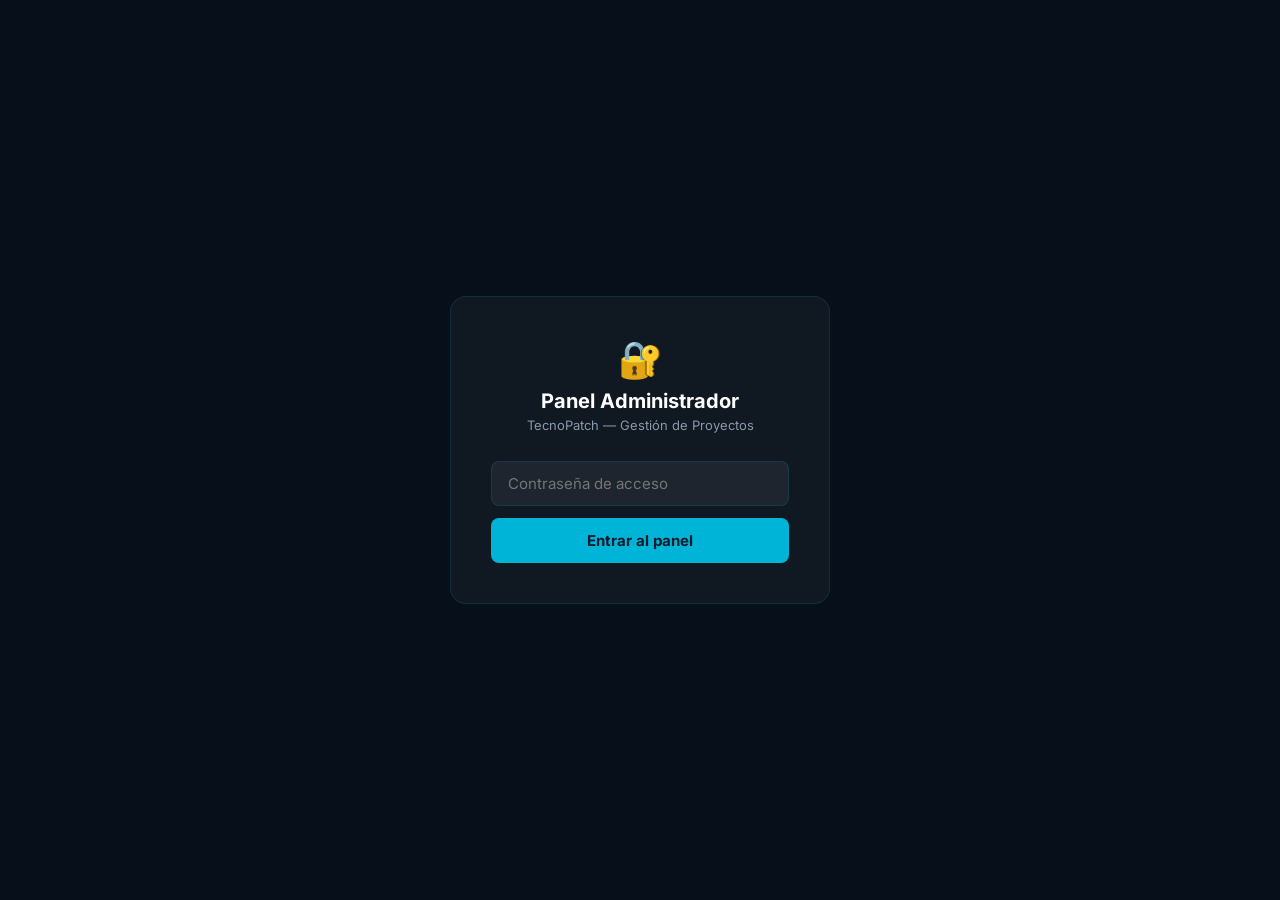
<file: admin-proyectos.html>
<!DOCTYPE html>
<html lang="es">
<head>
<meta charset="UTF-8">
<meta name="viewport" content="width=device-width, initial-scale=1.0">
<title>Admin Proyectos — TecnoPatch</title>
<link rel="stylesheet" href="css/fonts.css">
<style>
:root{--navy:#0D1B2A;--navy2:#070f1a;--cian:#00B4D8;--cianl:#90E0EF;--gold:#FFB703;--white:#fff;--muted:#8899aa;--border:rgba(0,180,216,0.15);--card:rgba(255,255,255,0.04);--red:#E63946;--green:#2DC653}
*,*::before,*::after{box-sizing:border-box;margin:0;padding:0}
body{font-family:'Inter',system-ui,sans-serif;background:var(--navy);color:var(--white);min-height:100vh}
#login-screen{position:fixed;inset:0;z-index:1000;background:var(--navy2);display:flex;align-items:center;justify-content:center}
.login-box{width:100%;max-width:380px;padding:40px;background:var(--card);border:1px solid var(--border);border-radius:16px;text-align:center}
.login-logo{font-size:36px;margin-bottom:8px}
.login-title{font-size:20px;font-weight:700;margin-bottom:4px}
.login-sub{font-size:13px;color:var(--muted);margin-bottom:28px}
.login-input{width:100%;padding:12px 16px;border-radius:8px;background:rgba(255,255,255,0.06);border:1px solid var(--border);color:var(--white);font-size:15px;font-family:'Inter',system-ui,sans-serif;outline:none;transition:border-color .2s;margin-bottom:12px}
.login-input:focus{border-color:var(--cian)}
.login-btn{width:100%;padding:13px;border-radius:8px;background:var(--cian);color:var(--navy);font-size:15px;font-weight:700;font-family:'Inter',system-ui,sans-serif;border:none;cursor:pointer;transition:all .2s}
.login-btn:hover{background:var(--cianl)}
.login-error{font-size:12px;color:var(--red);margin-top:8px;display:none}
.admin-header{position:sticky;top:0;z-index:100;display:flex;align-items:center;justify-content:space-between;padding:0 24px;height:60px;background:rgba(13,27,42,0.97);backdrop-filter:blur(20px);border-bottom:1px solid var(--border)}
.admin-logo{display:flex;align-items:center;gap:10px;font-size:15px;font-weight:700}
.admin-badge{padding:3px 10px;border-radius:100px;background:rgba(255,183,3,0.15);border:1px solid rgba(255,183,3,0.3);color:var(--gold);font-size:11px;font-weight:700;letter-spacing:.06em}
.hdr-right{display:flex;align-items:center;gap:10px}
.view-link{display:inline-flex;align-items:center;gap:6px;font-size:13px;color:var(--cian);text-decoration:none;border:1px solid var(--border);padding:7px 14px;border-radius:8px;transition:all .2s}
.view-link:hover{background:rgba(0,180,216,0.08)}
.admin-logout{padding:7px 16px;border-radius:8px;border:1px solid var(--border);background:transparent;color:var(--muted);font-size:13px;font-family:'Inter',system-ui,sans-serif;cursor:pointer;transition:all .2s}
.admin-logout:hover{border-color:var(--red);color:var(--red)}
.admin-main{max-width:1080px;margin:0 auto;padding:32px 24px}
.tabs{display:flex;gap:4px;margin-bottom:32px;border-bottom:1px solid var(--border);padding-bottom:0}
.tab-btn{padding:10px 22px;border-radius:8px 8px 0 0;border:none;background:transparent;color:var(--muted);font-size:14px;font-weight:500;font-family:'Inter',system-ui,sans-serif;cursor:pointer;transition:all .2s;border-bottom:2px solid transparent;margin-bottom:-1px}
.tab-btn.active{color:var(--cian);border-bottom-color:var(--cian);background:rgba(0,180,216,0.05)}
.tab-btn:hover:not(.active){color:var(--white)}
.tab-panel{display:none}
.tab-panel.active{display:block}
.sec-title{font-size:11px;font-weight:700;text-transform:uppercase;letter-spacing:.12em;color:var(--cian);display:flex;align-items:center;gap:8px;margin-bottom:16px}
.sec-title::after{content:'';flex:1;height:1px;background:var(--border)}
.form-grid{display:grid;grid-template-columns:1fr 1fr;gap:14px;margin-bottom:20px}
.form-group{display:flex;flex-direction:column;gap:6px}
.form-group.full{grid-column:span 2}
.form-label{font-size:12px;color:var(--muted);font-weight:600;text-transform:uppercase;letter-spacing:.06em}
.form-input,.form-select,.form-textarea{padding:10px 14px;border-radius:8px;background:rgba(255,255,255,0.06);border:1px solid var(--border);color:var(--white);font-size:14px;font-family:'Inter',system-ui,sans-serif;outline:none;transition:border-color .2s;width:100%}
.form-input:focus,.form-select:focus,.form-textarea:focus{border-color:var(--cian)}
.form-select option{background:var(--navy);color:var(--white)}
.form-textarea{resize:vertical;min-height:80px}
.emoji-picker{display:flex;flex-wrap:wrap;gap:6px;margin-top:4px}
.emoji-opt{width:36px;height:36px;border-radius:8px;border:1px solid var(--border);background:transparent;font-size:18px;cursor:pointer;display:flex;align-items:center;justify-content:center;transition:all .2s}
.emoji-opt:hover,.emoji-opt.selected{border-color:var(--cian);background:rgba(0,180,216,0.1)}
.logo-dropzone{border:2px dashed var(--border);border-radius:12px;padding:20px;text-align:center;cursor:pointer;transition:all .2s;min-height:100px;display:flex;align-items:center;justify-content:center;flex-direction:column;gap:8px}
.logo-dropzone:hover,.logo-dropzone.dragover{border-color:var(--cian);background:rgba(0,180,216,0.05)}
.logo-dropzone img{max-height:60px;max-width:120px;object-fit:contain;border-radius:6px}
.logo-preview-name{font-size:12px;color:var(--muted)}
.photos-dropzone{border:2px dashed var(--border);border-radius:12px;padding:36px 24px;text-align:center;cursor:pointer;transition:all .2s;margin-bottom:16px}
.photos-dropzone:hover,.photos-dropzone.dragover{border-color:var(--cian);background:rgba(0,180,216,0.05)}
.dz-icon{font-size:36px;margin-bottom:10px}
.dz-title{font-size:15px;font-weight:600;margin-bottom:4px}
.dz-sub{font-size:13px;color:var(--muted)}
.dz-btn{display:inline-block;margin-top:12px;padding:8px 20px;border-radius:8px;background:var(--cian);color:var(--navy);font-weight:700;font-size:13px}
.proj-selector{display:grid;grid-template-columns:repeat(auto-fill,minmax(240px,1fr));gap:10px;margin-bottom:24px}
.proj-sel-card{padding:14px 16px;border-radius:10px;background:var(--card);border:1px solid var(--border);display:flex;align-items:center;gap:12px;cursor:pointer;transition:all .2s}
.proj-sel-card:hover{border-color:var(--cian);background:rgba(0,180,216,0.05)}
.proj-sel-card.selected{border-color:var(--cian);background:rgba(0,180,216,0.1)}
.proj-sel-icon{width:36px;height:36px;border-radius:8px;display:flex;align-items:center;justify-content:center;font-size:18px;background:rgba(0,180,216,0.1);flex-shrink:0}
.proj-sel-info{flex:1;min-width:0}
.proj-sel-name{font-size:13px;font-weight:600;white-space:nowrap;overflow:hidden;text-overflow:ellipsis}
.proj-sel-count{font-size:11px;color:var(--muted);margin-top:2px}
.proj-sel-check{width:20px;height:20px;border-radius:50%;border:2px solid var(--border);display:flex;align-items:center;justify-content:center;font-size:11px;color:transparent;transition:all .2s;flex-shrink:0}
.proj-sel-card.selected .proj-sel-check{border-color:var(--cian);background:var(--cian);color:var(--navy)}
.queue-grid{display:grid;grid-template-columns:repeat(auto-fill,minmax(140px,1fr));gap:10px;margin-bottom:16px}
.queue-item{position:relative;border-radius:8px;overflow:hidden;aspect-ratio:4/3;border:1px solid var(--border)}
.queue-item img{width:100%;height:100%;object-fit:cover;display:block}
.queue-rm{position:absolute;top:4px;right:4px;width:22px;height:22px;border-radius:50%;background:rgba(230,57,70,0.85);border:none;color:var(--white);font-size:14px;cursor:pointer;display:flex;align-items:center;justify-content:center;line-height:1}
.queue-cap{position:absolute;bottom:0;left:0;right:0;background:rgba(13,27,42,0.85);padding:4px 6px}
.queue-cap input{width:100%;background:transparent;border:none;color:var(--white);font-size:11px;font-family:'Inter',system-ui,sans-serif;outline:none}
.action-bar{display:flex;align-items:center;gap:12px;flex-wrap:wrap;padding:14px 18px;border-radius:10px;background:rgba(0,180,216,0.05);border:1px solid var(--border);margin-bottom:32px}
.action-info{flex:1;font-size:13px;color:var(--muted)}
.action-info strong{color:var(--white)}
.btn-save{padding:10px 22px;border-radius:8px;background:var(--cian);color:var(--navy);font-weight:700;font-size:14px;font-family:'Inter',system-ui,sans-serif;border:none;cursor:pointer;transition:all .2s;display:flex;align-items:center;gap:6px}
.btn-save:hover:not(:disabled){background:var(--cianl);transform:translateY(-1px)}
.btn-save:disabled{opacity:.45;cursor:not-allowed}
.btn-cancel{padding:10px 18px;border-radius:8px;border:1px solid var(--border);color:var(--muted);font-size:13px;font-family:'Inter',system-ui,sans-serif;background:transparent;cursor:pointer;transition:all .2s}
.btn-cancel:hover{border-color:var(--red);color:var(--red)}
.proj-gallery-block{margin-bottom:40px;padding:20px;border-radius:12px;background:var(--card);border:1px solid var(--border)}
.pgh-header{display:flex;align-items:center;justify-content:space-between;margin-bottom:16px;gap:12px;flex-wrap:wrap}
.pgh-left{display:flex;align-items:center;gap:12px}
.pgh-logo{width:40px;height:40px;border-radius:8px;object-fit:contain;background:rgba(255,255,255,0.06);border:1px solid var(--border);padding:4px}
.pgh-icon{width:40px;height:40px;border-radius:8px;background:rgba(0,180,216,0.1);border:1px solid var(--border);display:flex;align-items:center;justify-content:center;font-size:20px}
.pgh-name{font-size:16px;font-weight:700}
.pgh-meta{font-size:12px;color:var(--muted);margin-top:2px}
.pgh-actions{display:flex;gap:8px;align-items:center}
.btn-del-proj{padding:6px 14px;border-radius:6px;border:1px solid rgba(230,57,70,0.3);background:rgba(230,57,70,0.1);color:#E63946;font-size:12px;cursor:pointer;font-family:'Inter',system-ui,sans-serif}
/* ════════════════════════════════════════
   DRAG & DROP — SWAP REAL + BADGE NÚMERO
   FIX v2: event delegation + dataTransfer ID
════════════════════════════════════════ */
.pgh-grid{display:grid;grid-template-columns:repeat(auto-fill,minmax(160px,1fr));gap:8px}
.pgh-photo{position:relative;border-radius:8px;overflow:hidden;aspect-ratio:4/3;border:2px solid transparent;cursor:grab;transition:border-color .18s,box-shadow .18s,transform .18s,opacity .18s;background:rgba(0,0,0,0.2);user-select:none;-webkit-user-select:none}
.pgh-photo:active{cursor:grabbing}
.pgh-photo img{width:100%;height:100%;object-fit:cover;display:block;transition:transform .3s,filter .2s;pointer-events:none}
.pgh-photo:hover:not(.dragging) img{transform:scale(1.04)}
.pgh-photo.dragging{opacity:.2;border-color:var(--cian) !important;box-shadow:0 0 0 3px rgba(0,180,216,0.4);transform:scale(0.92) rotate(-1.5deg);cursor:grabbing;z-index:10}
.pgh-photo.swap-target{border-color:var(--gold) !important;box-shadow:0 0 0 3px rgba(255,183,3,0.55),0 8px 28px rgba(0,0,0,0.5);transform:scale(1.07);z-index:5}
.pgh-photo.swap-target img{filter:brightness(0.4)}
.pgh-photo.swap-target::after{content:'⇄';position:absolute;inset:0;display:flex;align-items:center;justify-content:center;font-size:2.4rem;font-weight:900;color:var(--gold);z-index:6;text-shadow:0 2px 10px rgba(0,0,0,0.95);pointer-events:none}
.pgh-order-badge{position:absolute;top:6px;left:6px;z-index:7;min-width:26px;height:26px;padding:0 7px;border-radius:7px;background:rgba(5,12,24,0.9);border:1.5px solid rgba(0,180,216,0.55);color:var(--cian);font-size:13px;font-weight:800;display:flex;align-items:center;justify-content:center;pointer-events:none;backdrop-filter:blur(6px);transition:background .15s,border-color .15s,color .15s,transform .15s}
.pgh-photo.swap-target .pgh-order-badge{background:rgba(255,183,3,0.25);border-color:var(--gold);color:var(--gold);transform:scale(1.15)}
.pgh-photo-overlay{position:absolute;inset:0;background:rgba(13,27,42,0.72);display:flex;align-items:center;justify-content:center;opacity:0;transition:opacity .2s;z-index:4}
.pgh-photo:hover:not(.dragging):not(.swap-target) .pgh-photo-overlay{opacity:1}
.btn-del-ph{padding:5px 12px;border-radius:6px;border:1px solid rgba(230,57,70,0.4);background:rgba(230,57,70,0.15);color:#E63946;font-size:12px;font-weight:600;cursor:pointer;font-family:'Inter',system-ui,sans-serif}
.orden-save-bar{display:none;align-items:center;gap:10px;flex-wrap:wrap;margin-top:12px;padding:10px 16px;border-radius:9px;background:rgba(255,183,3,0.07);border:1px solid rgba(255,183,3,0.3);font-size:13px;color:var(--gold);animation:slideUp .25s ease}
@keyframes slideUp{from{opacity:0;transform:translateY(6px)}to{opacity:1;transform:none}}
.orden-save-bar.visible{display:flex}
.btn-guardar-orden{padding:7px 18px;border-radius:7px;background:var(--gold);color:var(--navy);font-weight:700;font-size:13px;font-family:'Inter',system-ui,sans-serif;border:none;cursor:pointer;transition:all .2s;display:flex;align-items:center;gap:6px;white-space:nowrap}
.btn-guardar-orden:hover:not(:disabled){background:#e0a800;transform:translateY(-1px);box-shadow:0 4px 14px rgba(255,183,3,0.35)}
.btn-guardar-orden:disabled{opacity:.5;cursor:not-allowed}
.btn-descartar-orden{padding:7px 14px;border-radius:7px;border:1px solid rgba(255,183,3,0.3);background:transparent;color:var(--gold);font-size:12px;font-family:'Inter',system-ui,sans-serif;cursor:pointer;transition:all .2s;white-space:nowrap}
.btn-descartar-orden:hover{border-color:var(--gold);background:rgba(255,183,3,0.08)}
.pgh-empty{font-size:13px;color:var(--muted);padding:20px;text-align:center;border:1px dashed var(--border);border-radius:8px}
.btn-new-proj{display:flex;align-items:center;gap:8px;padding:10px 20px;border-radius:8px;border:1px dashed var(--border);background:transparent;color:var(--muted);font-size:13px;font-family:'Inter',system-ui,sans-serif;cursor:pointer;transition:all .2s;margin-bottom:24px}
.btn-new-proj:hover{border-color:var(--cian);color:var(--cian)}
.loading-mini{display:inline-block;width:16px;height:16px;border:2px solid rgba(255,255,255,0.3);border-top-color:var(--navy);border-radius:50%;animation:spin 0.8s linear infinite}
@keyframes spin{to{transform:rotate(360deg)}}
.toast{position:fixed;bottom:24px;right:24px;z-index:999;padding:12px 20px;border-radius:10px;font-size:14px;font-weight:600;background:var(--green);color:var(--navy);transform:translateY(80px);opacity:0;transition:all .3s;pointer-events:none}
.toast.show{transform:translateY(0);opacity:1}
.toast.error{background:var(--red);color:var(--white)}
.upload-progress{margin-top:8px;display:none}
.progress-bar{height:4px;border-radius:2px;background:var(--border);overflow:hidden;margin-bottom:4px}
.progress-fill{height:100%;background:var(--cian);border-radius:2px;transition:width .3s}
.progress-label{font-size:11px;color:var(--muted)}
@media(max-width:768px){.admin-main{padding:20px 16px}.form-grid{grid-template-columns:1fr}.form-group.full{grid-column:span 1}.pgh-grid{grid-template-columns:repeat(auto-fill,minmax(130px,1fr))}}
body,
button,
input,
textarea,
select,
.login-input,
.login-btn,
.admin-logout,
.tab-btn,
.form-input,
.form-select,
.form-textarea,
.queue-cap input,
.btn-save,
.btn-cancel,
.btn-del-proj,
.btn-del-ph,
.btn-guardar-orden,
.btn-descartar-orden,
.btn-new-proj {
  font-family:'Inter',system-ui,sans-serif;
}
</style>
</head>
<body>

<div id="login-screen">
  <div class="login-box">
    <div class="login-logo">🔐</div>
    <div class="login-title">Panel Administrador</div>
    <div class="login-sub">TecnoPatch — Gestión de Proyectos</div>
    <input type="password" class="login-input" id="pwd-input" placeholder="Contraseña de acceso" autocomplete="off">
    <button class="login-btn" onclick="checkLogin()">Entrar al panel</button>
    <div class="login-error" id="login-error">Contraseña incorrecta</div>
  </div>
</div>

<header class="admin-header" id="admin-header" style="display:none">
  <div class="admin-logo">
    <span>⚙️</span><span>Admin TecnoPatch</span>
    <span class="admin-badge">PRIVADO</span>
  </div>
  <div class="hdr-right">
    <a href="proyectos.html" target="_blank" class="view-link">
      <svg width="13" height="13" viewBox="0 0 24 24" fill="none" stroke="currentColor" stroke-width="2"><path d="M18 13v6a2 2 0 01-2 2H5a2 2 0 01-2-2V8a2 2 0 012-2h6"/><polyline points="15 3 21 3 21 9"/><line x1="10" y1="14" x2="21" y2="3"/></svg>
      Ver página pública
    </a>
    <button class="admin-logout" onclick="logout()">Salir</button>
  </div>
</header>

<main class="admin-main" id="admin-main" style="display:none">
  <div class="tabs">
    <button class="tab-btn active" onclick="switchTab('subir')">📸 Subir fotos</button>
    <button class="tab-btn" onclick="switchTab('proyectos')">🏗️ Gestionar proyectos</button>
    <button class="tab-btn" onclick="switchTab('nuevo')">➕ Nuevo proyecto</button>
  </div>

  <div class="tab-panel active" id="tab-subir">
    <div class="sec-title">1 — Selecciona el proyecto</div>
    <div class="proj-selector" id="proj-selector-upload"></div>
    <div class="sec-title">2 — Arrastra o selecciona las fotos</div>
    <div class="photos-dropzone" id="photos-dz" onclick="document.getElementById('photos-input').click()">
      <div class="dz-icon">📷</div>
      <div class="dz-title">Arrastra las fotos aquí</div>
      <div class="dz-sub">JPG, PNG, WEBP — puedes seleccionar varias a la vez</div>
      <span class="dz-btn">Seleccionar fotos</span>
    </div>
    <input type="file" id="photos-input" multiple accept="image/*" style="display:none">
    <div id="queue-wrap" style="display:none">
      <div class="sec-title">3 — Vista previa y captions (opcional)</div>
      <div class="queue-grid" id="queue-grid"></div>
      <div class="action-bar">
        <div class="action-info" id="action-info">Selecciona un proyecto arriba</div>
        <button class="btn-cancel" onclick="clearQueue()">Limpiar</button>
        <button class="btn-save" id="btn-upload" onclick="uploadPhotos()" disabled>
          <svg width="14" height="14" viewBox="0 0 24 24" fill="none" stroke="currentColor" stroke-width="2.5"><path d="M21 15v4a2 2 0 01-2 2H5a2 2 0 01-2-2v-4"/><polyline points="17 8 12 3 7 8"/><line x1="12" y1="3" x2="12" y2="15"/></svg>
          Subir al proyecto
        </button>
      </div>
      <div class="upload-progress" id="upload-progress">
        <div class="progress-bar"><div class="progress-fill" id="progress-fill" style="width:0%"></div></div>
        <div class="progress-label" id="progress-label">Subiendo...</div>
      </div>
    </div>
  </div>

  <div class="tab-panel" id="tab-proyectos">
    <div id="gallery-admin"><div style="color:var(--muted);text-align:center;padding:40px">Cargando proyectos...</div></div>
  </div>

  <div class="tab-panel" id="tab-nuevo">
    <div class="sec-title">Datos del proyecto</div>
    <div class="form-grid">
      <div class="form-group full">
        <label class="form-label">Nombre del proyecto *</label>
        <input type="text" class="form-input" id="np-name" placeholder="Ej: Corporativo Las Fuentes">
      </div>
      <div class="form-group">
        <label class="form-label">Ubicación</label>
        <input type="text" class="form-input" id="np-location" placeholder="Ej: Zapopan, Jalisco">
      </div>
      <div class="form-group">
        <label class="form-label">Tipo de servicio</label>
        <input type="text" class="form-input" id="np-type" placeholder="Ej: CCTV + Cableado Cat6">
      </div>
      <div class="form-group">
        <label class="form-label">Año</label>
        <input type="text" class="form-input" id="np-year" placeholder="2025">
      </div>
      <div class="form-group">
        <label class="form-label">Categoría (para filtros)</label>
        <select class="form-select" id="np-category">
          <option value="corporativo">Corporativo</option>
          <option value="residencial">Residencial</option>
          <option value="cctv">CCTV</option>
          <option value="cableado">Cableado</option>
          <option value="acceso">Control de Acceso</option>
          <option value="voip">Telefonía IP</option>
          <option value="wifi">WiFi / Redes</option>
        </select>
      </div>
      <div class="form-group full">
        <label class="form-label">Descripción</label>
        <textarea class="form-textarea" id="np-description" placeholder="Breve descripción del proyecto realizado..."></textarea>
      </div>
      <div class="form-group">
        <label class="form-label">Ícono (si no hay logo)</label>
        <div class="emoji-picker" id="emoji-picker">
          <button class="emoji-opt selected" data-emoji="🏢">🏢</button>
          <button class="emoji-opt" data-emoji="🏠">🏠</button>
          <button class="emoji-opt" data-emoji="🏭">🏭</button>
          <button class="emoji-opt" data-emoji="✈️">✈️</button>
          <button class="emoji-opt" data-emoji="🏥">🏥</button>
          <button class="emoji-opt" data-emoji="🏫">🏫</button>
          <button class="emoji-opt" data-emoji="🏪">🏪</button>
          <button class="emoji-opt" data-emoji="🏗️">🏗️</button>
          <button class="emoji-opt" data-emoji="🔒">🔒</button>
          <button class="emoji-opt" data-emoji="📡">📡</button>
          <button class="emoji-opt" data-emoji="🌐">🌐</button>
          <button class="emoji-opt" data-emoji="🚗">🚗</button>
        </div>
      </div>
      <div class="form-group">
        <label class="form-label">Logo del cliente</label>
        <div class="logo-dropzone" id="logo-dz" onclick="document.getElementById('logo-input').click()">
          <span style="font-size:24px">🖼️</span>
          <span style="font-size:13px;color:var(--muted)">Arrastra el logo o haz clic</span>
          <span style="font-size:11px;color:var(--muted)">PNG, JPG, SVG — fondo transparente ideal</span>
        </div>
        <input type="file" id="logo-input" accept="image/*" style="display:none">
      </div>
    </div>
    <div style="display:flex;gap:10px">
      <button class="btn-save" id="btn-create-proj" onclick="createProject()">
        <svg width="14" height="14" viewBox="0 0 24 24" fill="none" stroke="currentColor" stroke-width="2.5"><line x1="12" y1="5" x2="12" y2="19"/><line x1="5" y1="12" x2="19" y2="12"/></svg>
        Crear proyecto
      </button>
      <button class="btn-cancel" onclick="resetNewProjForm()">Limpiar</button>
    </div>
  </div>
</main>

<div class="toast" id="toast"></div>

<script>
const PASSWORD='TecnoPatch2026';
const SB_URL='https://lyfgbajkxzvhooerptcy.supabase.co';
const SB_KEY='eyJhbGciOiJIUzI1NiIsInR5cCI6IkpXVCJ9.eyJpc3MiOiJzdXBhYmFzZSIsInJlZiI6Imx5ZmdiYWpreHp2aG9vZXJwdGN5Iiwicm9sZSI6ImFub24iLCJpYXQiOjE3NzU1MTM2NDYsImV4cCI6MjA5MTA4OTY0Nn0.uiYkalrrxhfYT29jDFSiAKhUWiL-UwLelEkCbO05nmc';
const hdr={'apikey':SB_KEY,'Authorization':'Bearer '+SB_KEY,'Content-Type':'application/json'};

let projects=[],photos=[],queue=[],logoFile=null,selectedEmoji='🏢',selectedUploadProjId=null;

// ── LOGIN ────────────────────────────────────────────────────
window.checkLogin=function(){
  const v=document.getElementById('pwd-input').value;
  if(v===PASSWORD){sessionStorage.setItem('tp_admin','1');showAdmin();}
  else{document.getElementById('login-error').style.display='block';document.getElementById('pwd-input').value='';document.getElementById('pwd-input').focus();}
};
document.getElementById('pwd-input').addEventListener('keydown',e=>{if(e.key==='Enter')window.checkLogin();});
window.logout=function(){sessionStorage.removeItem('tp_admin');location.reload();};
function showAdmin(){
  document.getElementById('login-screen').style.display='none';
  document.getElementById('admin-header').style.display='flex';
  document.getElementById('admin-main').style.display='block';
  loadAll();
}
if(sessionStorage.getItem('tp_admin')==='1')showAdmin();

// ── TABS ─────────────────────────────────────────────────────
window.switchTab=function(tab){
  document.querySelectorAll('.tab-btn').forEach((b,i)=>b.classList.toggle('active',['subir','proyectos','nuevo'][i]===tab));
  document.querySelectorAll('.tab-panel').forEach((p,i)=>p.classList.toggle('active',['tab-subir','tab-proyectos','tab-nuevo'][i]==='tab-'+tab));
  if(tab==='proyectos')renderGalleryAdmin();
};

// ── CARGA ────────────────────────────────────────────────────
async function loadAll(){
  try{
    const[pr,ph]=await Promise.all([
      fetch(`${SB_URL}/rest/v1/projects?select=*&order=orden.asc,created_at.asc`,{headers:hdr}),
      fetch(`${SB_URL}/rest/v1/project_photos?select=*&order=orden.asc,created_at.asc`,{headers:hdr})
    ]);
    projects=await pr.json(); photos=await ph.json();
    if(!Array.isArray(projects))projects=[];
    if(!Array.isArray(photos))photos=[];
    renderProjSelector();renderGalleryAdmin();
  }catch(e){showToast('Error conectando con Supabase',true);}
}

// ── SELECTOR ─────────────────────────────────────────────────
function renderProjSelector(){
  const sel=document.getElementById('proj-selector-upload');
  sel.innerHTML='';
  if(!projects.length){sel.innerHTML='<p style="color:var(--muted);font-size:13px">No hay proyectos. Crea uno en "Nuevo proyecto".</p>';return;}
  projects.forEach(p=>{
    const count=photos.filter(ph=>ph.project_id===p.id).length;
    const card=document.createElement('div');
    card.className='proj-sel-card'+(selectedUploadProjId===p.id?' selected':'');
    card.innerHTML=`<div class="proj-sel-icon">${p.icon||'🏢'}</div><div class="proj-sel-info"><div class="proj-sel-name">${p.name}</div><div class="proj-sel-count">${count} foto${count!==1?'s':''}</div></div><div class="proj-sel-check">✓</div>`;
    card.onclick=()=>{selectedUploadProjId=p.id;renderProjSelector();updateActionBar();};
    sel.appendChild(card);
  });
}
function updateActionBar(){
  const info=document.getElementById('action-info'),btn=document.getElementById('btn-upload');
  const proj=projects.find(p=>p.id===selectedUploadProjId);
  if(proj&&queue.length){info.innerHTML=`<strong>${queue.length} foto${queue.length>1?'s':''}</strong> listas → <strong>${proj.name}</strong>`;btn.disabled=false;}
  else if(!proj){info.innerHTML='Selecciona un proyecto arriba';btn.disabled=true;}
  else{info.innerHTML='Arrastra o selecciona las fotos para subir';btn.disabled=true;}
}

// ── DROPZONE FOTOS ───────────────────────────────────────────
const photosDz=document.getElementById('photos-dz'),photosInput=document.getElementById('photos-input');
photosDz.addEventListener('dragover',e=>{e.preventDefault();photosDz.classList.add('dragover');});
photosDz.addEventListener('dragleave',()=>photosDz.classList.remove('dragover'));
photosDz.addEventListener('drop',e=>{e.preventDefault();photosDz.classList.remove('dragover');handlePhotoFiles(e.dataTransfer.files);});
photosInput.addEventListener('change',e=>handlePhotoFiles(e.target.files));
function handlePhotoFiles(files){
  Array.from(files).filter(f=>f.type.startsWith('image/')).forEach(file=>{
    const r=new FileReader();
    r.onload=e=>{queue.push({file,preview:e.target.result,caption:''});renderQueue();updateActionBar();};
    r.readAsDataURL(file);
  });
}
function renderQueue(){
  const wrap=document.getElementById('queue-wrap'),grid=document.getElementById('queue-grid');
  if(!queue.length){wrap.style.display='none';return;}
  wrap.style.display='block';grid.innerHTML='';
  queue.forEach((item,i)=>{
    const div=document.createElement('div');div.className='queue-item';
    div.innerHTML=`<img src="${item.preview}" alt=""><button class="queue-rm" onclick="removeQueue(${i})">×</button><div class="queue-cap"><input type="text" placeholder="Caption (opcional)" value="${item.caption}" oninput="queue[${i}].caption=this.value"></div>`;
    grid.appendChild(div);
  });
}
window.removeQueue=function(i){queue.splice(i,1);renderQueue();updateActionBar();};
window.clearQueue=function(){queue=[];photosInput.value='';renderQueue();updateActionBar();};

// ── SUBIR FOTOS ──────────────────────────────────────────────
window.uploadPhotos=async function(){
  if(!selectedUploadProjId||!queue.length)return;
  const btn=document.getElementById('btn-upload'),progress=document.getElementById('upload-progress'),
        fill=document.getElementById('progress-fill'),label=document.getElementById('progress-label');
  btn.disabled=true;progress.style.display='block';
  const existingCount=photos.filter(p=>p.project_id===selectedUploadProjId).length;
  let done=0;
  for(const item of queue){
    const ext=item.file.name.split('.').pop();
    const path=`${selectedUploadProjId}/${Date.now()}-${Math.random().toString(36).slice(2)}.${ext}`;
    const upRes=await fetch(`${SB_URL}/storage/v1/object/project-photos/${path}`,{
      method:'POST',headers:{'apikey':SB_KEY,'Authorization':'Bearer '+SB_KEY,'Content-Type':item.file.type},body:item.file
    });
    if(!upRes.ok){showToast('Error subiendo '+item.file.name,true);continue;}
    await fetch(`${SB_URL}/rest/v1/project_photos`,{
      method:'POST',headers:{...hdr,'Prefer':'return=minimal'},
      body:JSON.stringify({project_id:selectedUploadProjId,url:`${SB_URL}/storage/v1/object/public/project-photos/${path}`,caption:item.caption,orden:existingCount+done})
    });
    done++;fill.style.width=Math.round((done/queue.length)*100)+'%';label.textContent=`Subiendo ${done} de ${queue.length}...`;
  }
  showToast(`✅ ${done} foto${done>1?'s':''} subidas`);
  window.clearQueue();progress.style.display='none';fill.style.width='0%';btn.disabled=false;
  await loadAll();
};

// ── DROPZONE LOGO ────────────────────────────────────────────
const logoDz=document.getElementById('logo-dz'),logoInput=document.getElementById('logo-input');
logoDz.addEventListener('dragover',e=>{e.preventDefault();logoDz.classList.add('dragover');});
logoDz.addEventListener('dragleave',()=>logoDz.classList.remove('dragover'));
logoDz.addEventListener('drop',e=>{e.preventDefault();logoDz.classList.remove('dragover');handleLogoFile(e.dataTransfer.files[0]);});
logoInput.addEventListener('change',e=>handleLogoFile(e.target.files[0]));
function handleLogoFile(file){
  if(!file||!file.type.startsWith('image/'))return;
  logoFile=file;const r=new FileReader();
  r.onload=e=>{logoDz.innerHTML=`<img src="${e.target.result}" alt="Logo"><div class="logo-preview-name">${file.name}</div>`;};
  r.readAsDataURL(file);
}

// ── EMOJI ────────────────────────────────────────────────────
document.querySelectorAll('.emoji-opt').forEach(btn=>{
  btn.addEventListener('click',()=>{document.querySelectorAll('.emoji-opt').forEach(b=>b.classList.remove('selected'));btn.classList.add('selected');selectedEmoji=btn.dataset.emoji;});
});

// ── CREAR PROYECTO ───────────────────────────────────────────
window.createProject=async function(){
  const name=document.getElementById('np-name').value.trim();
  if(!name){document.getElementById('np-name').focus();showToast('El nombre es requerido',true);return;}
  const btn=document.getElementById('btn-create-proj');
  btn.disabled=true;btn.innerHTML='<span class="loading-mini"></span> Creando...';
  let logoUrl=null;
  if(logoFile){
    const ext=logoFile.name.split('.').pop(),path=`logos/${Date.now()}.${ext}`;
    const up=await fetch(`${SB_URL}/storage/v1/object/project-logos/${path}`,{method:'POST',headers:{'apikey':SB_KEY,'Authorization':'Bearer '+SB_KEY,'Content-Type':logoFile.type},body:logoFile});
    if(up.ok)logoUrl=`${SB_URL}/storage/v1/object/public/project-logos/${path}`;
  }
  const res=await fetch(`${SB_URL}/rest/v1/projects`,{method:'POST',headers:{...hdr,'Prefer':'return=representation'},body:JSON.stringify({
    name,location:document.getElementById('np-location').value.trim(),type:document.getElementById('np-type').value.trim(),
    year:document.getElementById('np-year').value.trim()||new Date().getFullYear().toString(),
    category:document.getElementById('np-category').value,description:document.getElementById('np-description').value.trim(),
    icon:selectedEmoji,logo_url:logoUrl,orden:projects.length
  })});
  btn.disabled=false;btn.innerHTML=`<svg width="14" height="14" viewBox="0 0 24 24" fill="none" stroke="currentColor" stroke-width="2.5"><line x1="12" y1="5" x2="12" y2="19"/><line x1="5" y1="12" x2="19" y2="12"/></svg> Crear proyecto`;
  if(res.ok){showToast(`✅ Proyecto "${name}" creado`);window.resetNewProjForm();await loadAll();window.switchTab('subir');}
  else showToast('Error al crear el proyecto',true);
};
window.resetNewProjForm=function(){
  ['np-name','np-location','np-type','np-year','np-description'].forEach(id=>document.getElementById(id).value='');
  logoFile=null;logoDz.innerHTML=`<span style="font-size:24px">🖼️</span><span style="font-size:13px;color:var(--muted)">Arrastra el logo o haz clic</span><span style="font-size:11px;color:var(--muted)">PNG, JPG, SVG — fondo transparente ideal</span>`;
  document.querySelectorAll('.emoji-opt').forEach((b,i)=>b.classList.toggle('selected',i===0));selectedEmoji='🏢';
};

// ── GALERÍA ADMIN ────────────────────────────────────────────
function renderGalleryAdmin(){
  const container=document.getElementById('gallery-admin');
  if(!projects.length){container.innerHTML='<div style="text-align:center;padding:48px;color:var(--muted)">No hay proyectos. Crea el primero en "Nuevo proyecto".</div>';return;}
  container.innerHTML='';
  const addBtn=document.createElement('button');addBtn.className='btn-new-proj';addBtn.innerHTML='📸 Subir más fotos';addBtn.onclick=()=>window.switchTab('subir');
  container.appendChild(addBtn);
  projects.forEach(proj=>{
    const projPhotos=photos.filter(ph=>ph.project_id===proj.id).sort((a,b)=>(a.orden??0)-(b.orden??0));
    const block=document.createElement('div');block.className='proj-gallery-block';
    const logoHTML=proj.logo_url?`<img src="${proj.logo_url}" alt="${proj.name}" class="pgh-logo">`:`<div class="pgh-icon">${proj.icon||'🏢'}</div>`;
    block.innerHTML=`
      <div class="pgh-header">
        <div class="pgh-left">${logoHTML}<div><div class="pgh-name">${proj.name}</div><div class="pgh-meta">${projPhotos.length} foto${projPhotos.length!==1?'s':''} · ${proj.location||''} · ${proj.year||''}</div></div></div>
        <div class="pgh-actions">
          <div style="display:flex;gap:4px">
            <button class="btn-del-proj" style="border:1px solid var(--border);background:transparent;color:var(--muted)" onclick="moveProject('${proj.id}',-1)" title="Subir">↑</button>
            <button class="btn-del-proj" style="border:1px solid var(--border);background:transparent;color:var(--muted)" onclick="moveProject('${proj.id}',1)" title="Bajar">↓</button>
          </div>
          <button class="btn-del-proj" onclick="deleteProject('${proj.id}','${proj.name.replace(/'/g,"\\'")}')">🗑 Eliminar</button>
        </div>
      </div>
      <div class="pgh-grid" id="pgh-${proj.id}"></div>
      <div class="orden-save-bar" id="osb-${proj.id}">
        <span>⚠️ Orden modificado —</span>
        <button class="btn-guardar-orden" onclick="guardarOrden('${proj.id}')">💾 Guardar orden</button>
        <button class="btn-descartar-orden" onclick="descartarOrden('${proj.id}')">Descartar</button>
      </div>`;
    container.appendChild(block);
    const grid=block.querySelector(`#pgh-${proj.id}`);
    if(!projPhotos.length){
      grid.innerHTML='<div class="pgh-empty">Sin fotos aún. Ve a "Subir fotos".</div>';
    } else {
      projPhotos.forEach((photo,idx)=>{
        const item=document.createElement('div');
        item.className='pgh-photo';item.dataset.photoId=photo.id;item.draggable=true;
        item.innerHTML=`<img src="${photo.url}" alt="${photo.caption||''}"><div class="pgh-order-badge">${idx+1}</div><div class="pgh-photo-overlay"><button class="btn-del-ph" onclick="deletePhoto('${photo.id}','${proj.id}')">🗑 Quitar</button></div>`;
        grid.appendChild(item);
      });
      initDragDrop(grid,proj.id);
    }
  });
}

// ══════════════════════════════════════════════════════════════
//  DRAG & DROP v2 — SWAP REAL
//
//  Problema del código anterior:
//  1. addEventListener en cada item → dragend limpia la ref ANTES
//     de que drop la use (race condition Chrome/Firefox)
//  2. insertBefore condicional = desplazamiento, no swap
//
//  Solución:
//  1. Event delegation EN EL GRID — todos los eventos en un solo listener
//  2. ID guardado en dataTransfer (string, siempre disponible en drop)
//  3. Swap real: guardar nextSibling de AMBOS antes de mover ninguno
// ══════════════════════════════════════════════════════════════
function initDragDrop(grid, projId) {

  grid.addEventListener('dragstart', e => {
    const card = e.target.closest('.pgh-photo');
    if (!card) return;
    // Guardar ID como string en dataTransfer — inmune a race conditions
    e.dataTransfer.setData('text/plain', card.dataset.photoId);
    e.dataTransfer.effectAllowed = 'move';
    // rAF para que el navegador tome el snapshot antes de .dragging
    requestAnimationFrame(() => card.classList.add('dragging'));
  });

  grid.addEventListener('dragend', e => {
    const card = e.target.closest('.pgh-photo');
    if (card) card.classList.remove('dragging');
    grid.querySelectorAll('.swap-target').forEach(el => el.classList.remove('swap-target'));
  });

  grid.addEventListener('dragover', e => {
    e.preventDefault();
    e.dataTransfer.dropEffect = 'move';
    const target = e.target.closest('.pgh-photo');
    if (!target) return;
    const srcId = e.dataTransfer.getData('text/plain');
    if (target.dataset.photoId === srcId) return;
    // Resaltar solo el target actual, quitar del resto
    grid.querySelectorAll('.pgh-photo').forEach(el =>
      el.classList.toggle('swap-target', el === target && !el.classList.contains('dragging'))
    );
  });

  grid.addEventListener('dragleave', e => {
    // Quitar resaltado solo si el mouse abandonó el grid completo
    if (!grid.contains(e.relatedTarget)) {
      grid.querySelectorAll('.swap-target').forEach(el => el.classList.remove('swap-target'));
    }
  });

  grid.addEventListener('drop', e => {
    e.preventDefault();
    // Recuperar origen por ID — no por referencia (evita el bug)
    const srcId  = e.dataTransfer.getData('text/plain');
    const target = e.target.closest('.pgh-photo');
    if (!target || target.dataset.photoId === srcId) return;

    const srcEl = grid.querySelector(`[data-photo-id="${srcId}"]`);
    if (!srcEl || srcEl === target) return;

    // ── SWAP REAL ─────────────────────────────────────────────
    // Guardamos los nextSibling ANTES de mover NINGUNO de los dos
    // Si A está justo antes de B: A.nextSibling === B → usamos A para no crear un ciclo
    const afterSrc = srcEl.nextSibling === target ? srcEl    : srcEl.nextSibling;
    const afterTgt = target.nextSibling === srcEl  ? target   : target.nextSibling;

    grid.insertBefore(srcEl, afterTgt);   // src va donde estaba target
    grid.insertBefore(target, afterSrc);  // target va donde estaba src
    // ──────────────────────────────────────────────────────────

    // Limpiar estados CSS
    target.classList.remove('swap-target');
    srcEl.classList.remove('dragging');

    // Actualizar todos los badges numéricos
    grid.querySelectorAll('.pgh-photo').forEach((el, i) => {
      const badge = el.querySelector('.pgh-order-badge');
      if (badge) badge.textContent = i + 1;
    });

    // Flash de confirmación en ambas tarjetas
    [srcEl, target].forEach(el => {
      el.style.transition = 'transform .2s, box-shadow .2s';
      el.style.transform  = 'scale(1.05)';
      el.style.boxShadow  = '0 0 0 2px var(--cian)';
      setTimeout(() => {
        el.style.transform = '';
        el.style.boxShadow = '';
        setTimeout(() => { el.style.transition = ''; }, 210);
      }, 210);
    });

    // Mostrar barra "Guardar orden"
    const bar = document.getElementById('osb-' + projId);
    if (bar) bar.classList.add('visible');
  });
}

// ── GUARDAR ORDEN (paralelo, no secuencial) ──────────────────
window.guardarOrden = async function(projId) {
  const grid=document.getElementById('pgh-'+projId);
  const items=[...grid.querySelectorAll('.pgh-photo')];
  const btn=document.querySelector(`#osb-${projId} .btn-guardar-orden`);
  btn.disabled=true;btn.innerHTML='<span class="loading-mini"></span> Guardando...';
  await Promise.all(items.map((el,i)=>
    fetch(`${SB_URL}/rest/v1/project_photos?id=eq.${el.dataset.photoId}`,{method:'PATCH',headers:hdr,body:JSON.stringify({orden:i})})
  ));
  showToast('✅ Orden guardado correctamente');
  document.getElementById('osb-'+projId).classList.remove('visible');
  btn.disabled=false;btn.innerHTML='💾 Guardar orden';
  await loadAll();
};

window.descartarOrden=async function(projId){
  document.getElementById('osb-'+projId).classList.remove('visible');
  await loadAll();
};

// ── ELIMINAR FOTO ────────────────────────────────────────────
window.deletePhoto=async function(photoId,projId){
  if(!confirm('¿Eliminar esta foto?'))return;
  const res=await fetch(`${SB_URL}/rest/v1/project_photos?id=eq.${photoId}`,{method:'DELETE',headers:hdr});
  if(res.ok){photos=photos.filter(p=>p.id!==photoId);showToast('Foto eliminada');renderGalleryAdmin();renderProjSelector();}
  else showToast('Error al eliminar',true);
};

// ── ELIMINAR PROYECTO ────────────────────────────────────────
window.deleteProject=async function(projId,projName){
  if(!confirm(`¿Eliminar "${projName}" y todas sus fotos?`))return;
  const res=await fetch(`${SB_URL}/rest/v1/projects?id=eq.${projId}`,{method:'DELETE',headers:hdr});
  if(res.ok){showToast(`Proyecto "${projName}" eliminado`);await loadAll();}
  else showToast('Error al eliminar',true);
};

// ── REORDENAR PROYECTOS ──────────────────────────────────────
window.moveProject=async function(projId,dir){
  const idx=projects.findIndex(p=>p.id===projId),newIdx=idx+dir;
  if(newIdx<0||newIdx>=projects.length)return;
  const a=projects[idx],b=projects[newIdx];
  await Promise.all([
    fetch(`${SB_URL}/rest/v1/projects?id=eq.${a.id}`,{method:'PATCH',headers:hdr,body:JSON.stringify({orden:b.orden??newIdx})}),
    fetch(`${SB_URL}/rest/v1/projects?id=eq.${b.id}`,{method:'PATCH',headers:hdr,body:JSON.stringify({orden:a.orden??idx})})
  ]);
  await loadAll();renderGalleryAdmin();
};

// ── TOAST ────────────────────────────────────────────────────
function showToast(msg,isError=false){
  const t=document.getElementById('toast');
  t.textContent=msg;t.className='toast'+(isError?' error':'');
  t.classList.add('show');setTimeout(()=>t.classList.remove('show'),3200);
}
</script>
</body>
</html>
</file>
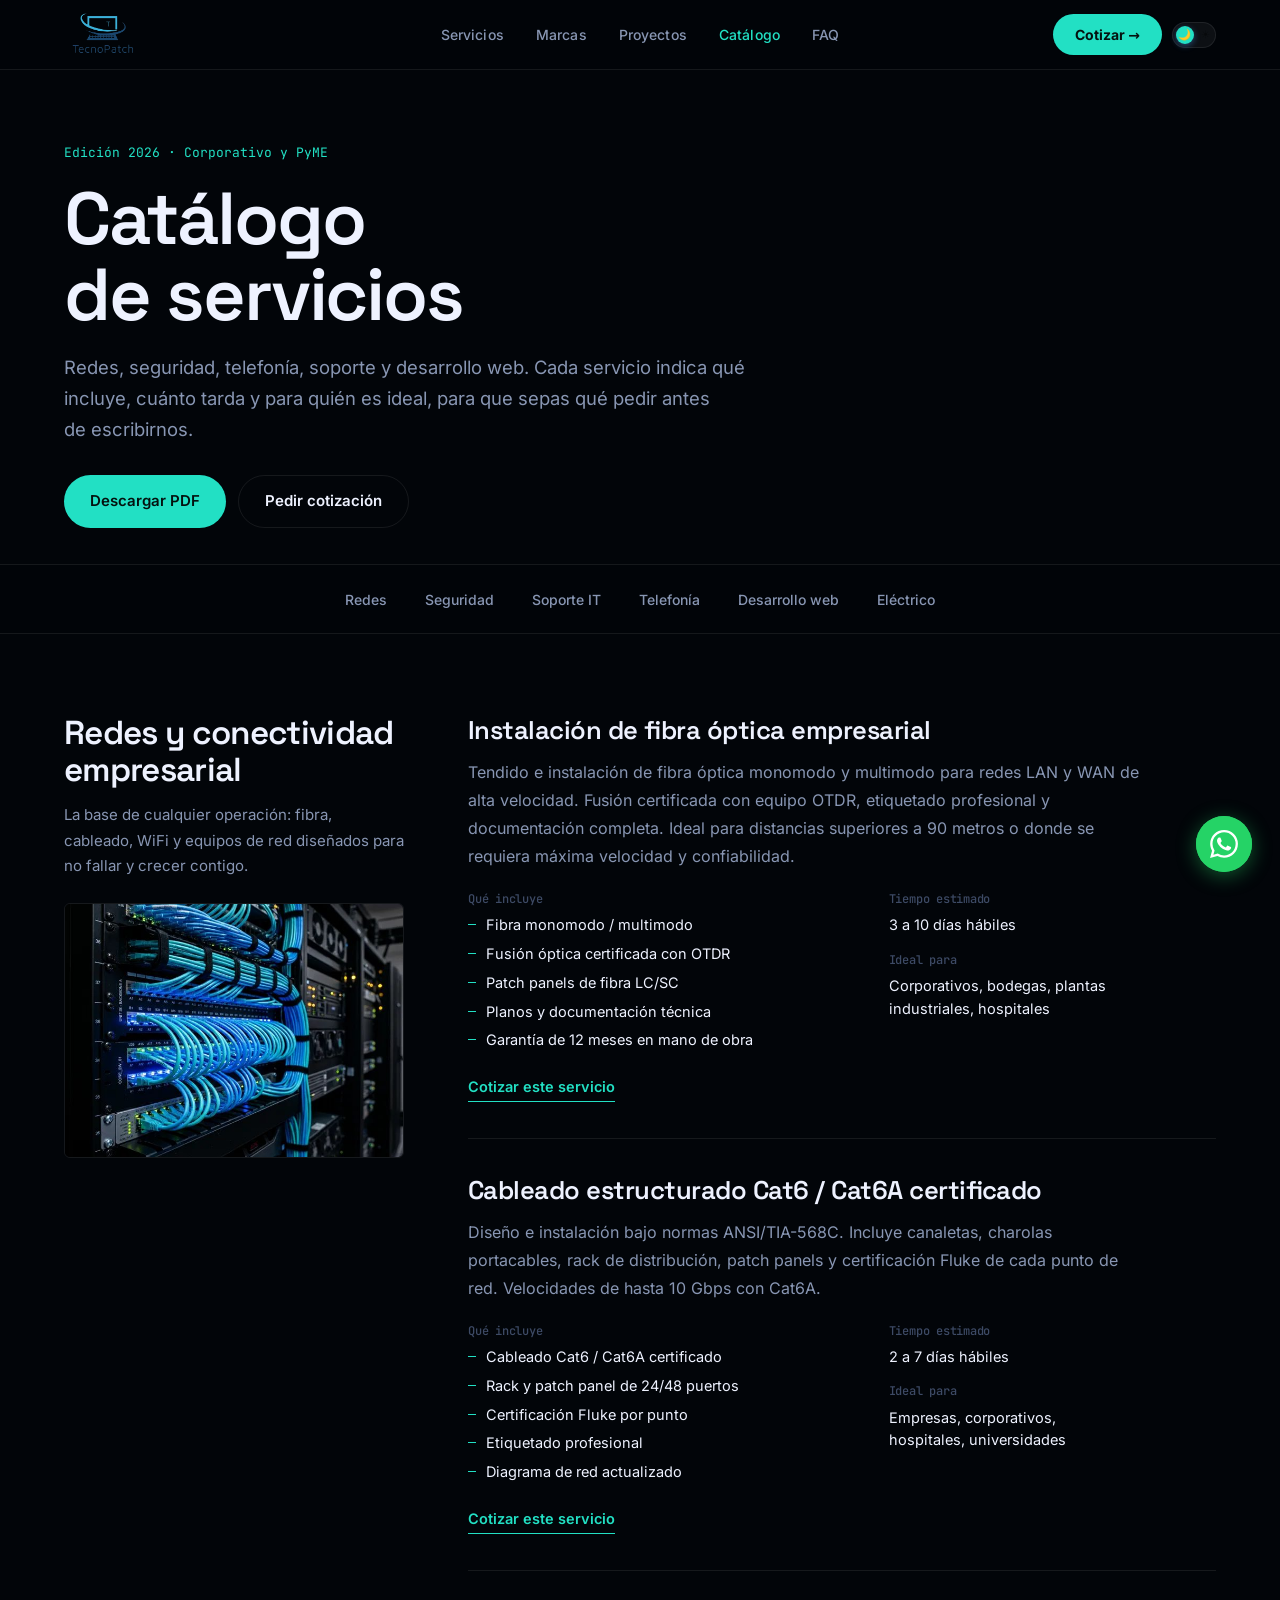
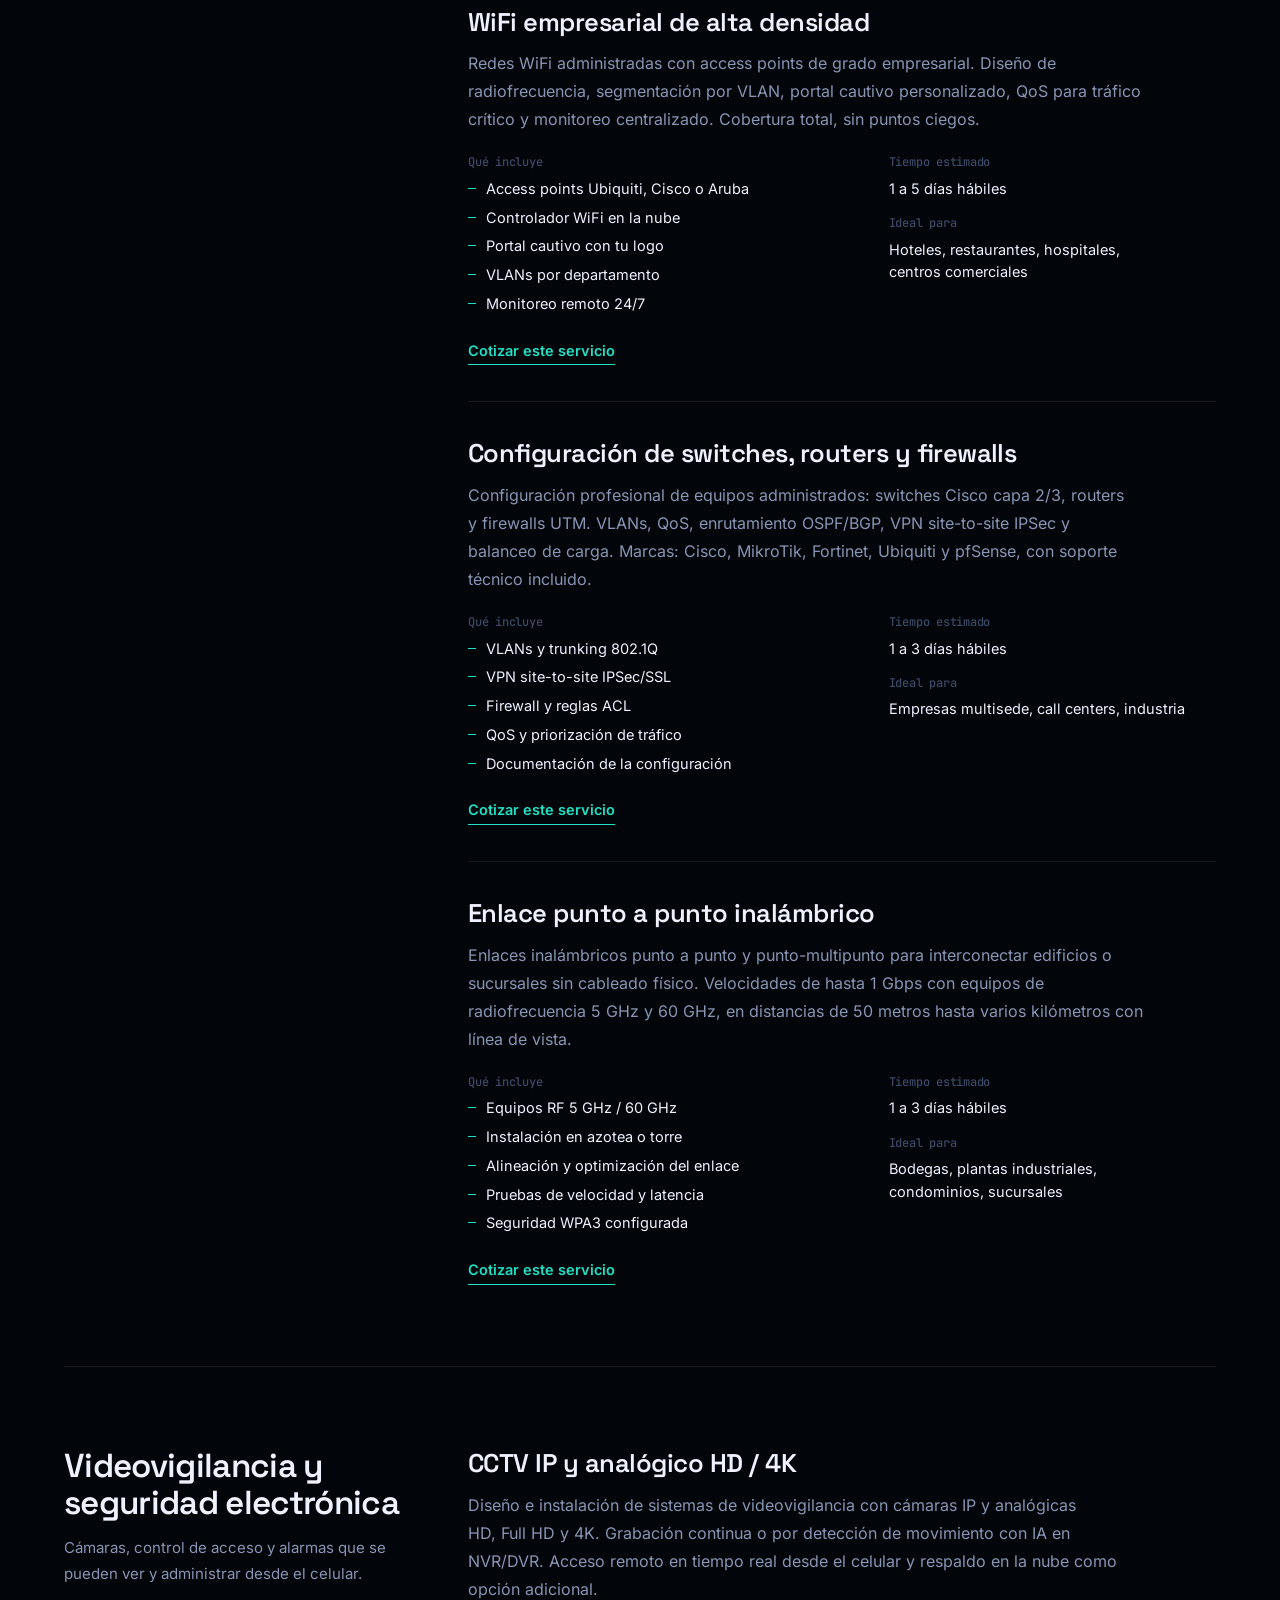
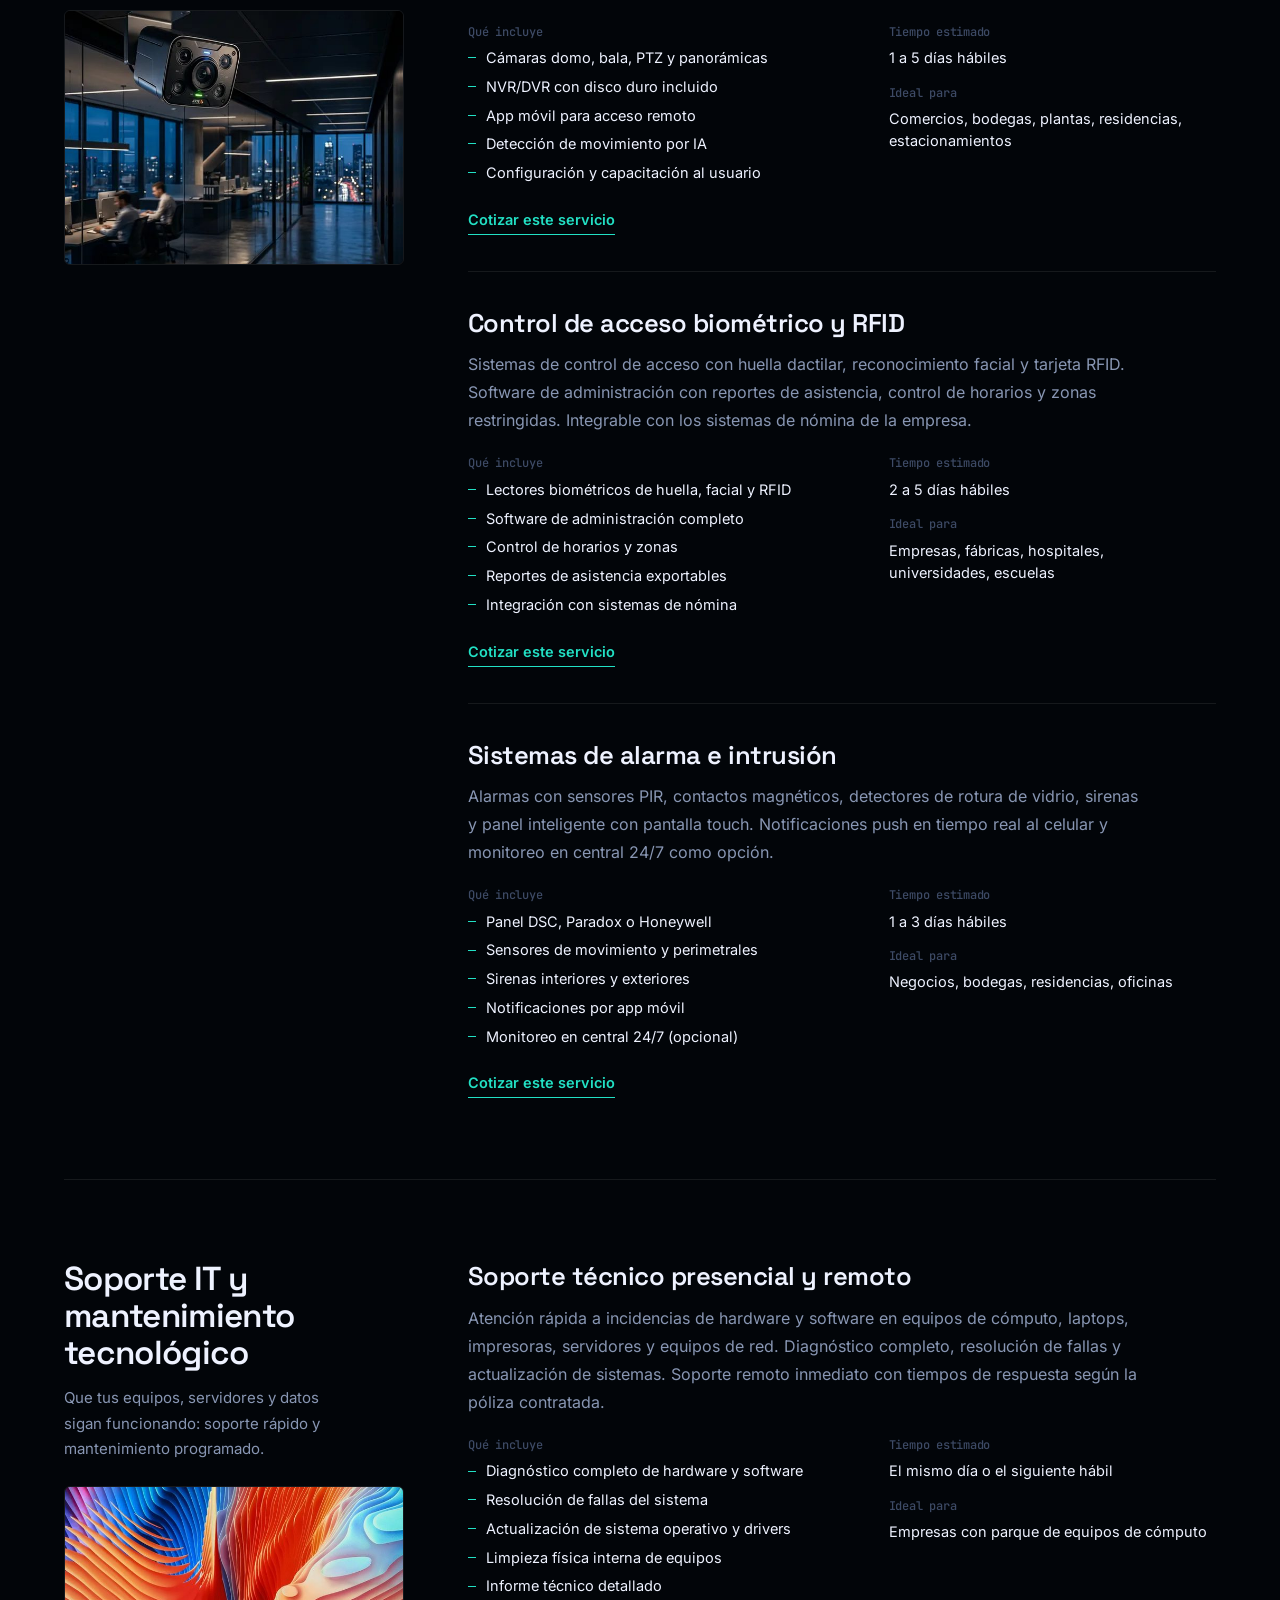
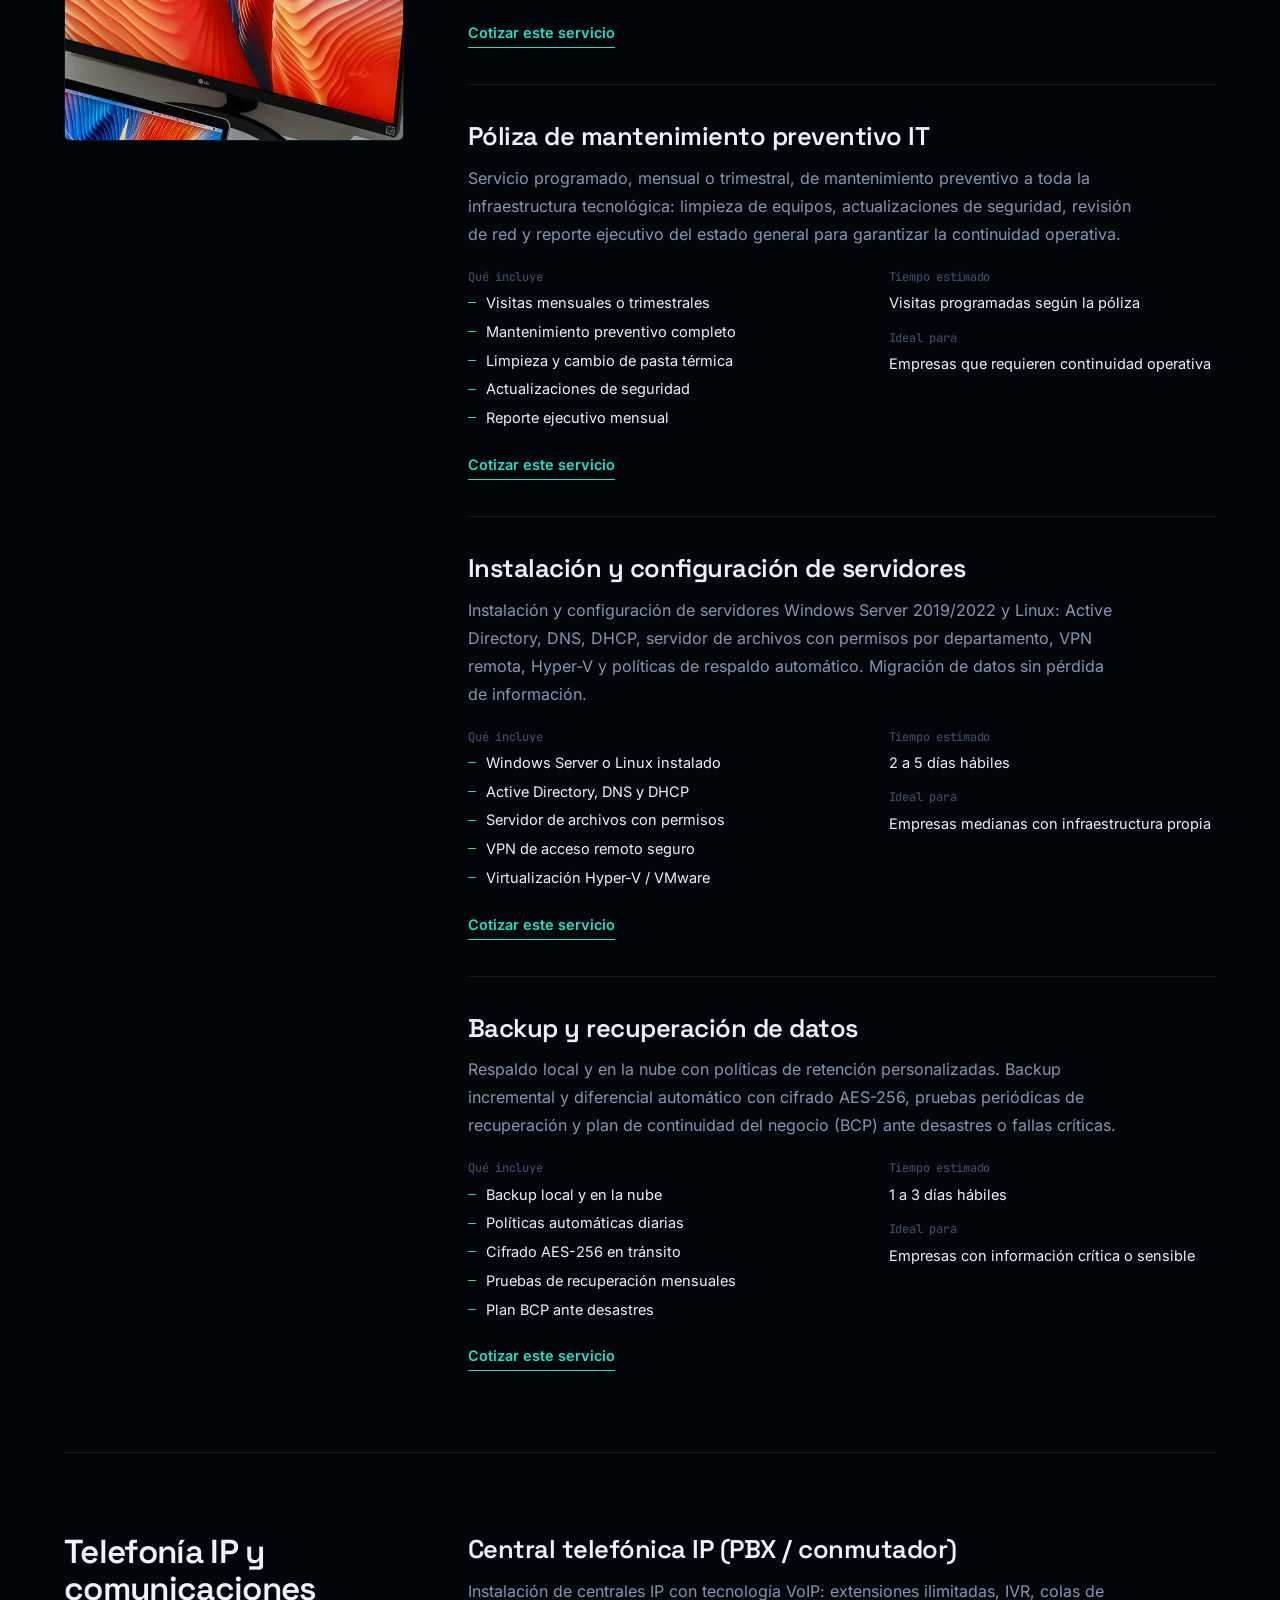
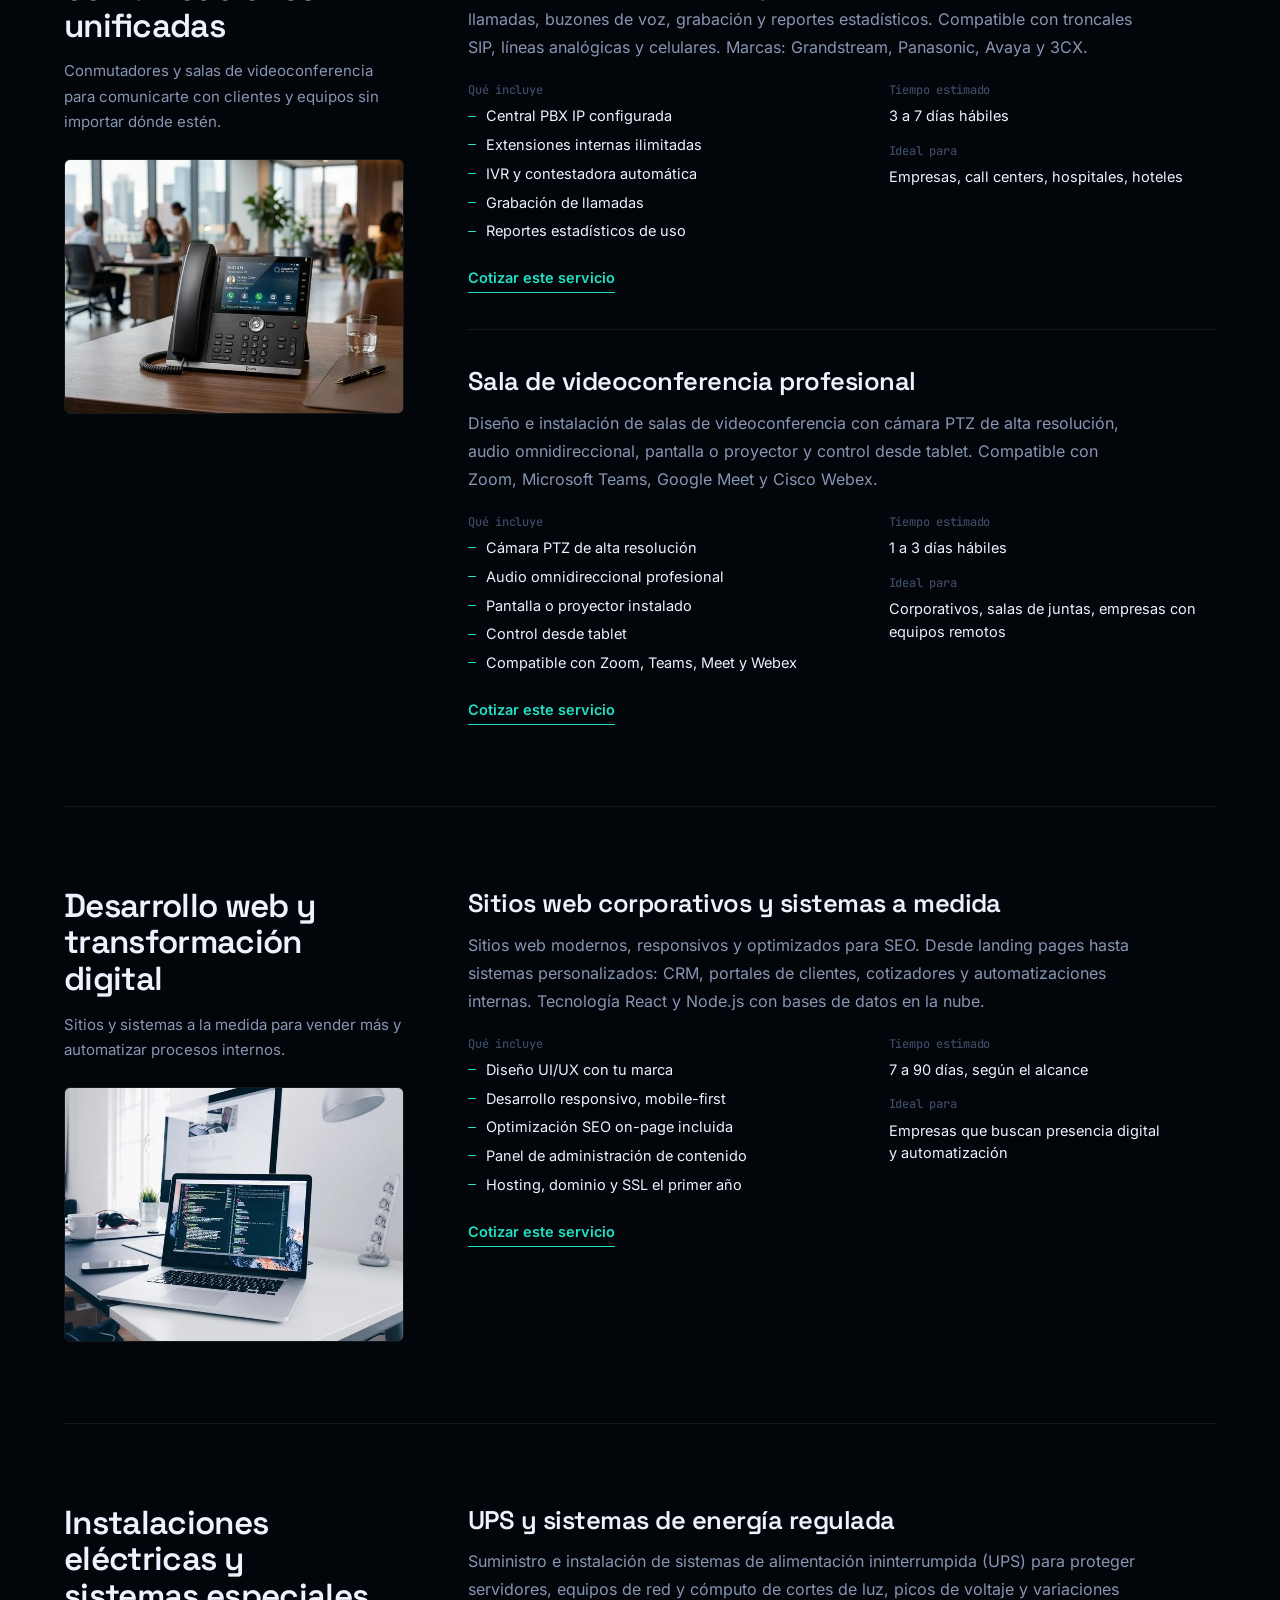
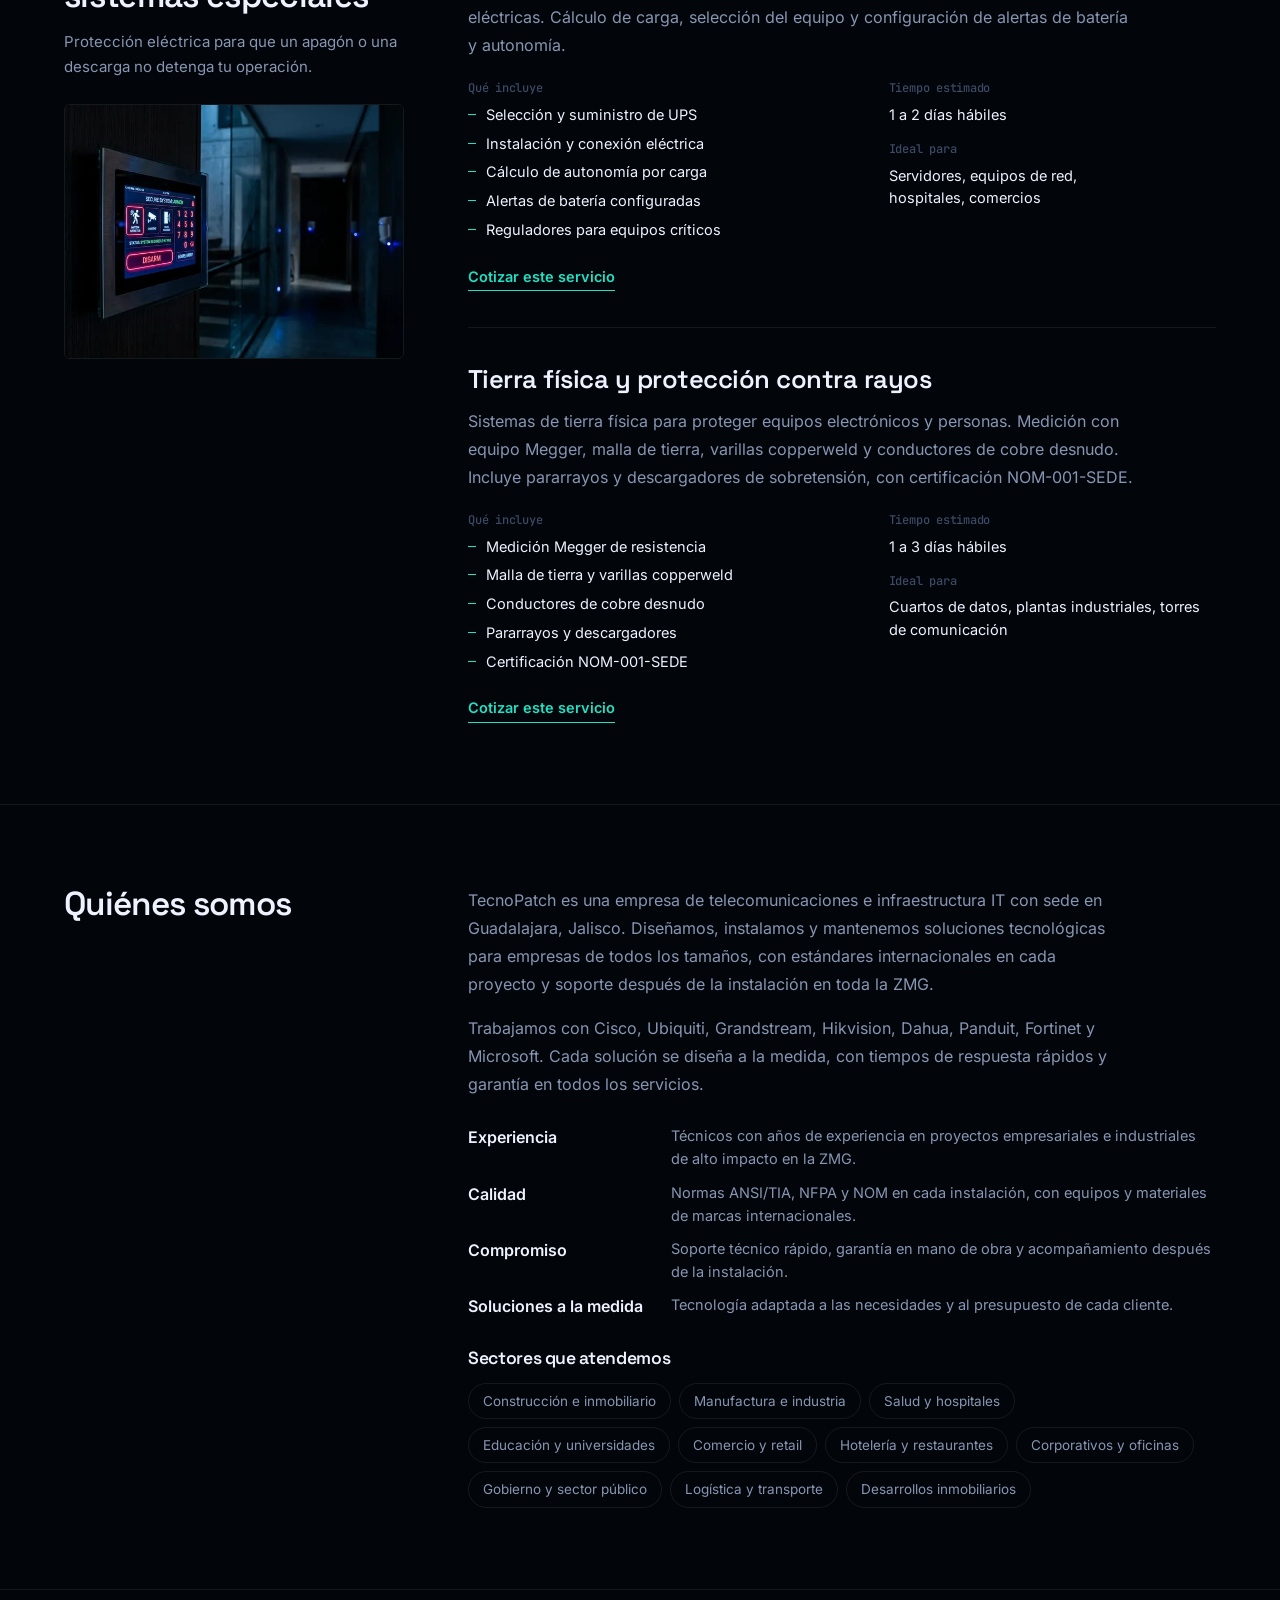
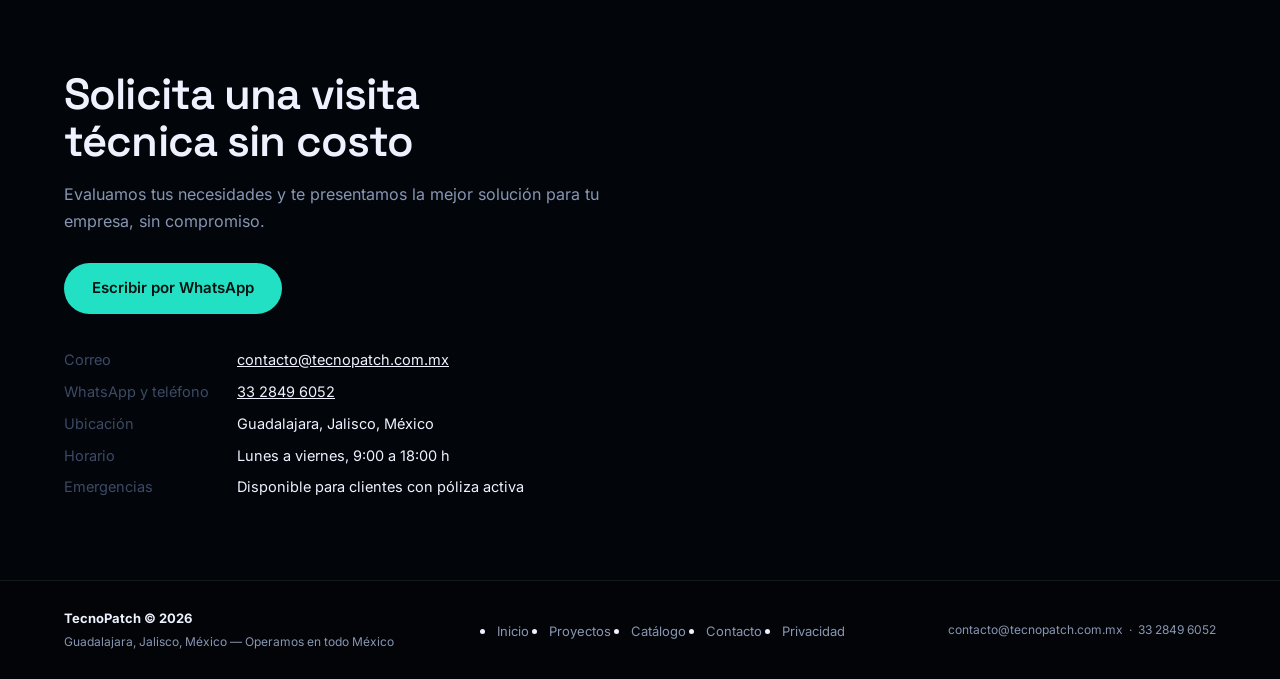
<file: catalogo.html>
﻿<!DOCTYPE html>
<html lang="es" data-theme="dark">
<head>
<meta charset="UTF-8">
<meta name="viewport" content="width=device-width, initial-scale=1.0">
<title>Catálogo de servicios 2026 | TecnoPatch – Telecomunicaciones y seguridad en Guadalajara</title>
<meta name="description" content="Catálogo de servicios de TecnoPatch: fibra óptica, cableado estructurado, WiFi empresarial, CCTV, control de acceso, telefonía IP, soporte IT y más en Guadalajara. Descarga el PDF o cotiza por WhatsApp.">
<meta name="robots" content="index, follow">
<meta name="author" content="TecnoPatch &mdash; Guadalajara, Jalisco, M&eacute;xico">
<meta name="geo.region" content="MX-JAL">
<meta name="geo.placename" content="Guadalajara, Jalisco, M&eacute;xico">
<link rel="canonical" href="https://tecnopatch.com.mx/catalogo.html">
<link rel="icon" type="image/x-icon" href="img/favicon.ico?v=2">
<link rel="icon" type="image/png" href="img/favicon.png?v=2">
<link rel="apple-touch-icon" href="img/apple-touch-icon.png?v=2">
<meta property="og:type" content="website">
<meta property="og:url" content="https://tecnopatch.com.mx/catalogo.html">
<meta property="og:title" content="Catálogo de servicios 2026 | TecnoPatch – Telecomunicaciones y seguridad en Guadalajara">
<meta property="og:description" content="Catálogo de servicios de TecnoPatch: fibra óptica, cableado estructurado, WiFi empresarial, CCTV, control de acceso, telefonía IP, soporte IT y más en Guadalajara. Descarga el PDF o cotiza por WhatsApp.">
<meta property="og:image" content="https://tecnopatch.com.mx/img/og-image.jpg">
<link rel="preload" href="fonts/space-grotesk-latin-wght-normal.woff2" as="font" type="font/woff2" crossorigin>
<link rel="preload" href="fonts/inter-latin-wght-normal.woff2" as="font" type="font/woff2" crossorigin>
<link rel="stylesheet" href="css/fonts.css">
<link rel="stylesheet" href="css/style.css">
<style>
:root {
  --bg:#0D1B2A; --bg2:#0a1520; --bgcard:rgba(255,255,255,0.04);
  --accent:#00B4D8; --accentl:#90E0EF; --gold:#FFB703; --red:#E63946;
  --text:#ffffff; --sub:#8899aa; --muted:#8899aa;
  --border:rgba(0,180,216,0.15);
  --nav-bg:rgba(13,27,42,0.95);
  --shadow:0 4px 32px rgba(0,0,0,0.35);
  --radius:12px;
  --max:1400px;
}
[data-theme="light"] {
  --bg:#f0f4f8; --bg2:#e2e8f0; --bgcard:rgba(255,255,255,0.85);
  --text:#0D1B2A; --sub:#4a5568; --muted:#718096;
  --border:rgba(0,180,216,0.2);
  --nav-bg:rgba(240,244,248,0.96);
  --shadow:0 4px 24px rgba(0,0,0,0.1);
}
*,*::before,*::after{box-sizing:border-box;margin:0;padding:0}
html{scroll-behavior:smooth;font-size:16px}
body{font-family:var(--fb);background:var(--bg);color:var(--text);overflow-x:hidden;transition:background .35s,color .35s;-webkit-font-smoothing:antialiased}
.container{width:100%;max-width:var(--max);margin:0 auto;padding:0 5%}
#nav{position:fixed;top:0;left:0;right:0;z-index:200;display:flex;align-items:center;justify-content:space-between;padding:0 5%;height:70px;background:var(--nav-bg);backdrop-filter:blur(20px);border-bottom:1px solid var(--border);transition:background .35s,border-color .35s}
.logo{display:flex;align-items:center;gap:10px;text-decoration:none}
.logo-img{height:38px;width:auto}
.nul{display:flex;gap:28px;list-style:none}
.nul a{font-size:14px;font-weight:500;color:var(--sub);text-decoration:none;transition:color .2s;letter-spacing:.01em}
.nul a:hover,.nul a.active{color:var(--accent)}
.nav-r{display:flex;align-items:center;gap:10px}
.ncta{padding:9px 22px;border-radius:8px;background:var(--accent);color:#0D1B2A;font-weight:700;font-size:14px;text-decoration:none;transition:all .2s;white-space:nowrap}
.ncta:hover{background:var(--accentl);transform:translateY(-1px)}
.thbtn{width:44px;height:26px;border-radius:100px;border:1.5px solid var(--border);background:rgba(255,255,255,.05);position:relative;cursor:pointer;transition:background .35s,border-color .35s;flex-shrink:0}
.thbtn::after{content:'';position:absolute;top:3px;left:3px;width:18px;height:18px;border-radius:50%;background:var(--accent);transition:transform .35s cubic-bezier(.34,1.56,.64,1),background .35s;box-shadow:0 2px 6px rgba(74,157,255,.4);z-index:1}
[data-theme="light"] .thbtn::after{transform:translateX(18px);background:#f5c842;box-shadow:0 2px 6px rgba(245,200,66,.5)}
.thico{position:absolute;top:50%;transform:translateY(-50%);font-size:.65rem;pointer-events:none;transition:opacity .3s;line-height:1;z-index:2}
.thico.moon{left:5px;opacity:1}
.thico.sun{right:5px;opacity:.4}
[data-theme="light"] .thico.moon{opacity:.4}
[data-theme="light"] .thico.sun{opacity:1}
.hbg{display:none;flex-direction:column;gap:5px;background:none;border:none;cursor:pointer;padding:4px}
.hbg span{display:block;width:24px;height:2px;background:var(--text);border-radius:2px;transition:all .3s}
.mnav{display:none;position:fixed;top:70px;left:0;right:0;bottom:0;z-index:199;background:var(--bg);border-top:1px solid var(--border);padding:24px 6%;flex-direction:column;gap:0;overflow-y:auto}
.mnav.open{display:flex}
.mnav a{font-size:17px;font-weight:500;color:var(--text);text-decoration:none;padding:16px 0;border-bottom:1px solid var(--border);transition:color .2s;display:block}
.mnav a:last-child{border:none}
.mnav a:hover,.mnav a.active{color:var(--accent)}
.mnav a.ncta{text-align:center;border:none;border-radius:8px;padding:14px;margin-top:16px;background:var(--accent);color:#0D1B2A;font-weight:700}
.hero-proj{padding:clamp(100px,12vh,140px) 5% clamp(50px,6vh,80px);position:relative;overflow:hidden}
.hero-proj::before{content:'';position:absolute;inset:0;pointer-events:none;background:radial-gradient(ellipse at 15% 70%,rgba(0,180,216,0.07),transparent 55%),radial-gradient(ellipse at 85% 15%,rgba(255,183,3,0.04),transparent 50%)}
.eyebrow{display:inline-flex;align-items:center;gap:10px;padding:0 0 0 14px;border-left:3px solid var(--accent);font-size:12px;font-weight:700;color:rgba(238,242,255,.78);letter-spacing:.16em;text-transform:uppercase;margin-bottom:22px}
.eyebrow-dot{display:none}
@keyframes blink{0%,100%{opacity:1}50%{opacity:.3}}
.hero-proj h1{font-family:var(--fd);font-size:clamp(36px,5.5vw,80px);font-weight:700;line-height:1.04;letter-spacing:0;margin-bottom:18px;color:var(--text)}
.hero-proj h1 em{font-style:italic;color:var(--accent)}
.hero-proj p{font-size:clamp(14px,1.5vw,17px);color:var(--sub);line-height:1.7;max-width:540px}
.stats-bar{display:flex;border-top:1px solid var(--border);border-bottom:1px solid var(--border);margin:clamp(32px,5vh,56px) 0 0}
.stat-item{flex:1;padding:clamp(16px,2.5vh,26px) clamp(16px,2vw,32px);border-right:1px solid var(--border);text-align:center}
.stat-item:last-child{border-right:none}
.stat-num{font-family:var(--fd);font-size:clamp(28px,3.5vw,44px);font-weight:700;color:var(--accent);letter-spacing:0;display:block;line-height:1}
.stat-label{font-size:clamp(10px,1vw,12px);color:var(--sub);text-transform:uppercase;letter-spacing:.1em;margin-top:4px;display:block}
.filters-wrap{position:sticky;top:70px;z-index:100;background:var(--nav-bg);backdrop-filter:blur(20px);border-bottom:1px solid var(--border);padding:14px 5%}
.filters{display:flex;align-items:center;gap:8px;flex-wrap:wrap}
.filter-lbl{font-size:11px;font-weight:700;color:var(--sub);text-transform:uppercase;letter-spacing:.1em;margin-right:4px;white-space:nowrap}
.fbtn{padding:6px 16px;border-radius:100px;border:1px solid var(--border);background:transparent;color:var(--sub);font-size:13px;font-weight:500;font-family:var(--fb);cursor:pointer;transition:all .2s;white-space:nowrap}
.fbtn:hover{border-color:var(--accent);color:var(--accent)}
.fbtn.active{background:var(--accent);border-color:var(--accent);color:#0D1B2A;font-weight:700}
.projects-section{padding:clamp(40px,6vh,70px) 5% clamp(60px,8vh,100px)}
.loading-state{text-align:center;padding:80px 20px;color:var(--sub)}
.spinner{width:36px;height:36px;border:3px solid var(--border);border-top-color:var(--accent);border-radius:50%;animation:spin 1s linear infinite;margin:0 auto 16px}
@keyframes spin{to{transform:rotate(360deg)}}
.project-block{margin-bottom:clamp(50px,7vh,80px);opacity:0;transform:translateY(24px);transition:opacity .6s ease,transform .6s ease}
.project-block.visible{opacity:1;transform:none}
.project-block.hidden{display:none}
.proj-header{display:flex;align-items:flex-start;justify-content:space-between;gap:20px;padding-bottom:18px;border-bottom:1px solid var(--border);margin-bottom:20px;flex-wrap:wrap}
.proj-meta{display:flex;align-items:flex-start;gap:14px;flex:1;min-width:0}
.proj-logo{width:52px;height:52px;border-radius:10px;object-fit:contain;background:rgba(255,255,255,0.06);border:1px solid var(--border);padding:6px;flex-shrink:0}
[data-theme="light"] .proj-logo{background:rgba(0,0,0,0.04)}
.proj-logo-icon{width:52px;height:52px;border-radius:10px;background:rgba(0,180,216,0.1);border:1px solid var(--border);display:flex;align-items:center;justify-content:center;font-size:22px;flex-shrink:0}
.proj-text{flex:1;min-width:0}
.proj-tag{display:inline-block;padding:3px 12px;border-radius:100px;font-size:11px;font-weight:700;text-transform:uppercase;letter-spacing:.08em;margin-bottom:7px}
.tag-cctv{background:rgba(230,57,70,.12);color:#E63946;border:1px solid rgba(230,57,70,.3)}
.tag-cableado{background:rgba(0,180,216,.1);color:var(--accent);border:1px solid var(--border)}
.tag-acceso{background:rgba(255,183,3,.1);color:var(--gold);border:1px solid rgba(255,183,3,.3)}
.tag-voip{background:rgba(100,200,120,.1);color:#64C878;border:1px solid rgba(100,200,120,.3)}
.tag-wifi{background:rgba(150,100,255,.1);color:#9664FF;border:1px solid rgba(150,100,255,.3)}
.tag-alarma{background:rgba(255,100,50,.1);color:#FF6432;border:1px solid rgba(255,100,50,.3)}
.tag-residencial{background:rgba(144,224,239,.1);color:var(--accentl);border:1px solid rgba(144,224,239,.2)}
.tag-corporativo{background:rgba(255,183,3,.1);color:var(--gold);border:1px solid rgba(255,183,3,.3)}
.proj-name{font-family:var(--fd);font-size:clamp(20px,2.5vw,32px);font-weight:700;letter-spacing:0;margin-bottom:6px;line-height:1.1;color:var(--text)}
.proj-desc{font-size:14px;color:var(--sub);line-height:1.65;max-width:520px}
.proj-info{display:flex;flex-direction:column;gap:5px;align-items:flex-end;flex-shrink:0}
.proj-info-row{display:flex;align-items:center;gap:6px;font-size:12px;color:var(--sub);white-space:nowrap}
.proj-info-row strong{color:var(--text);font-weight:600}
.photos-masonry{columns:4;column-gap:8px}
.photos-masonry .photo-item{break-inside:avoid;margin-bottom:8px;display:block}
.photos-grid{display:grid;gap:8px}
.g1{grid-template-columns:1fr}
.g2{grid-template-columns:1fr 1fr}
.g3{grid-template-columns:1fr 1fr 1fr}
.g4{grid-template-columns:repeat(4,1fr)}
.photo-item{position:relative;overflow:hidden;border-radius:10px;background:var(--bgcard);border:1px solid var(--border);cursor:pointer;display:block}
.photo-item img{width:100%;height:100%;object-fit:cover;display:block;transition:transform .5s ease}
.photo-item:hover img{transform:scale(1.05)}
.photo-overlay{position:absolute;inset:0;background:linear-gradient(to top,rgba(13,27,42,.85) 0%,transparent 55%);opacity:0;transition:opacity .3s;display:flex;align-items:flex-end;padding:14px}
.photo-item:hover .photo-overlay{opacity:1}
.photo-cap{font-size:12px;color:#fff;font-weight:500}
.empty-state{text-align:center;padding:60px 20px;color:var(--sub);border:1px dashed var(--border);border-radius:var(--radius);grid-column:1/-1}
.lightbox{position:fixed;inset:0;z-index:999;background:rgba(0,0,0,.96);display:flex;align-items:center;justify-content:center;opacity:0;pointer-events:none;transition:opacity .3s}
.lightbox.open{opacity:1;pointer-events:all}
.lightbox img{max-width:90vw;max-height:88vh;object-fit:contain;border-radius:8px;transform:scale(.95);transition:transform .3s}
.lightbox.open img{transform:scale(1)}
.lb-close{position:absolute;top:16px;right:18px;background:rgba(255,255,255,0.1);border:1px solid rgba(255,255,255,0.2);color:#fff;font-size:22px;width:38px;height:38px;border-radius:50%;cursor:pointer;opacity:.8;transition:opacity .2s;display:flex;align-items:center;justify-content:center}
.lb-close:hover{opacity:1;background:rgba(230,57,70,.4)}
.lb-nav{position:absolute;top:50%;transform:translateY(-50%);background:rgba(255,255,255,.15);border:1px solid rgba(255,255,255,.25);color:#fff;font-size:24px;width:48px;height:48px;border-radius:50%;cursor:pointer;display:flex;align-items:center;justify-content:center;transition:all .2s;backdrop-filter:blur(8px);z-index:1001}
.lb-nav:hover{background:rgba(0,180,216,.4);border-color:var(--accent)}
.lb-prev{left:12px}.lb-next{right:12px}
.lb-info{position:absolute;bottom:14px;left:50%;transform:translateX(-50%);font-size:12px;color:rgba(255,255,255,.55);white-space:nowrap;background:rgba(0,0,0,.4);padding:4px 12px;border-radius:20px}
.cta-section{padding:clamp(60px,8vh,90px) 5%;border-top:1px solid var(--border);text-align:center}
.cta-section h2{font-family:var(--fd);font-size:clamp(28px,4vw,52px);font-weight:700;letter-spacing:0;margin-bottom:14px;color:var(--text)}
.cta-section h2 em{font-style:italic;color:var(--accent)}
.cta-section p{font-size:clamp(14px,1.4vw,16px);color:var(--sub);margin-bottom:30px}
.cta-btns{display:flex;gap:12px;justify-content:center;flex-wrap:wrap}
.btn-p{padding:13px 30px;border-radius:8px;background:var(--accent);color:#0D1B2A;font-weight:700;font-size:15px;text-decoration:none;transition:all .2s;display:inline-flex;align-items:center;gap:8px}
.btn-p:hover{background:var(--accentl);transform:translateY(-2px)}
.btn-s{padding:13px 30px;border-radius:8px;border:1px solid var(--border);color:var(--text);font-weight:500;font-size:15px;text-decoration:none;transition:all .2s;display:inline-flex;align-items:center;gap:8px}
.btn-s:hover{border-color:var(--accent);color:var(--accent)}
footer{background:rgba(0,0,0,.25);border-top:1px solid var(--border);padding:clamp(20px,3vh,32px) 5%;display:flex;align-items:center;justify-content:space-between;flex-wrap:wrap;gap:14px}
[data-theme="light"] footer{background:rgba(0,0,0,.06)}
.ftl{display:flex;gap:20px;flex-wrap:wrap}
.ftl a{font-size:13px;color:var(--sub);text-decoration:none;transition:color .2s}
.ftl a:hover{color:var(--accent)}
.ft-copy{font-size:12px;color:var(--sub)}
.wa{position:fixed;bottom:28px;right:28px;z-index:300;width:56px;height:56px;border-radius:50%;background:#25D366;display:flex;align-items:center;justify-content:center;box-shadow:0 4px 20px rgba(37,211,102,.4);transition:transform .2s,box-shadow .2s;text-decoration:none}
.wa:hover{transform:scale(1.1);box-shadow:0 6px 28px rgba(37,211,102,.5)}
.wa svg{width:28px;height:28px;fill:#fff}
/* Alineacion visual con la pagina principal */
:root {
  --bg:#020509; --bg2:#030810; --bgcard:rgba(255,255,255,0.045);
  --accent:#4a9dff; --accentl:#8fc5ff; --gold:#FFB703; --red:#E63946;
  --text:#eef2ff; --sub:#8896b3; --muted:#3d4a65;
  --border:rgba(255,255,255,0.08);
  --nav-bg:rgba(2,5,9,0.92);
  --shadow:0 10px 36px rgba(0,0,0,0.32);
  --radius:8px;
}

html{scroll-behavior:auto}

#nav {
  background:var(--nav-bg);
  border-bottom:1px solid var(--border);
}

#nav .nul {
  position:absolute;
  left:50%;
  transform:translateX(-50%);
  gap:2rem;
}

.nul a:hover,
.nul a.active {
  color:var(--accent);
}

.ncta,
.btn-p {
  border-radius:100px;
  background:var(--accent);
  color:#fff;
}

.ncta:hover,
.btn-p:hover {
  background:#72b4ff;
}

.hero-proj {
  min-height:520px;
  padding:118px 5% 64px;
  width:100%;
  max-width:none;
  margin:0;
  background:
    linear-gradient(90deg, rgba(2,5,9,.86) 0%, rgba(2,5,9,.64) 48%, rgba(2,5,9,.22) 100%),
    linear-gradient(0deg, rgba(2,5,9,.72) 0%, rgba(2,5,9,.18) 55%, rgba(2,5,9,.38) 100%),
    url('img/hero-telecomunicaciones.webp') center top / cover no-repeat;
}

[data-theme="light"] .hero-proj {
  background:
    linear-gradient(90deg, rgba(240,244,255,.9) 0%, rgba(240,244,255,.62) 48%, rgba(240,244,255,.16) 100%),
    linear-gradient(0deg, rgba(240,244,255,.74) 0%, rgba(240,244,255,.12) 55%, rgba(240,244,255,.44) 100%),
    url('img/hero-telecomunicaciones.webp') center top / cover no-repeat;
}

.hero-proj::before {
  display:none;
}

.eyebrow {
  border-color:var(--accent);
  background:transparent;
  color:rgba(238,242,255,.78);
}

.eyebrow-dot {
  animation:none;
}

.hero-proj h1,
.proj-name,
.cta-section h2,
.stat-num {
  font-family:var(--fd);
  letter-spacing:-.02em;
}

body,
button,
input,
textarea,
select,
.nul a,
.ncta,
.fbtn,
.btn-p,
.btn-s {
  font-family:var(--fb);
}

.hero-proj h1 {
  max-width:820px;
  font-size:clamp(2.6rem,5.2vw,5.2rem);
  font-weight:700;
  line-height:1.05;
}

.hero-proj h1 em {
  font-style:normal;
  color:var(--text);
}

.hero-proj p {
  max-width:680px;
  line-height:1.65;
  color:rgba(238,242,255,.86);
}

[data-theme="light"] .hero-proj p,
[data-theme="light"] .eyebrow {
  color:#172033;
}

[data-theme="light"] .hero-proj h1,
[data-theme="light"] .hero-proj h1 em {
  color:#0f172a;
}

#thbtn::after {
  transform:translateX(0);
}

html[data-theme="light"] #thbtn::after {
  transform:translateX(18px);
  background:#f5c842;
  box-shadow:0 2px 6px rgba(245,200,66,.5);
}

#thbtn .thico {
  z-index:2;
}

html[data-theme="dark"] #thbtn .thico.moon,
html:not([data-theme="light"]) #thbtn .thico.moon {
  opacity:1;
}

html[data-theme="dark"] #thbtn .thico.sun,
html:not([data-theme="light"]) #thbtn .thico.sun {
  opacity:.4;
}

html[data-theme="light"] #thbtn .thico.moon {
  opacity:.4;
}

html[data-theme="light"] #thbtn .thico.sun {
  opacity:1;
}

.stats-bar {
  max-width:760px;
  margin:42px 0 0;
}

.stat-num {
  font-weight:500;
}

.filters-wrap {
  background:rgba(2,5,9,.92);
}

.projects-section {
  padding:48px 5% 72px;
}

.project-block {
  margin-bottom:52px;
  opacity:1;
  transform:none;
  transition:none;
}

.photo-item,
.proj-logo,
.proj-logo-icon {
  border-radius:8px;
}

.cta-section {
  padding:54px 5%;
}

footer {
  background:rgba(0,0,0,.24);
}

@media(max-width:1024px){
  #nav .nul{gap:1.2rem}
}

@media(max-width:768px){
  #nav .nul{position:static;transform:none}
  .hero-proj{min-height:auto;padding:104px 5% 48px}
  .hero-proj h1{font-size:clamp(2.05rem,9vw,3.2rem)}
  .stats-bar{margin-top:30px}
  .projects-section{padding:38px 5% 58px}
}

@media(min-width:2560px){:root{--max:1800px;font-size:18px}.photos-masonry{columns:4}}
@media(min-width:3840px){:root{--max:2400px;font-size:22px}.photos-masonry{columns:5}}
@media(max-width:1024px){.photos-masonry{columns:3}.g4{grid-template-columns:1fr 1fr}.proj-info{display:none}}
@media(max-width:768px){
  .nul{display:none}.hbg{display:flex}
  .stats-bar{flex-wrap:wrap}
  .stat-item{min-width:50%;border-right:none;border-bottom:1px solid var(--border)}
  .stat-item:last-child{border-bottom:none}
  .photos-masonry{columns:2;column-gap:6px}
  .photos-masonry .photo-item{margin-bottom:6px}
  .g2,.g3,.g4{grid-template-columns:1fr 1fr}
  .proj-header{flex-direction:column}.proj-info{align-items:flex-start}
  .filters{overflow-x:auto;flex-wrap:nowrap;padding-bottom:4px}
  .filters::-webkit-scrollbar{height:3px}
  .filters::-webkit-scrollbar-thumb{background:var(--border);border-radius:2px}
}
@media(max-width:480px){
  .photos-masonry{columns:1}.g2,.g3,.g4{grid-template-columns:1fr}
  .proj-meta{flex-direction:column}.cta-btns{flex-direction:column;align-items:center}
  .btn-p,.btn-s{width:100%;justify-content:center}
  #nav{padding:0 4%}.hero-proj{padding-top:100px}
  .projects-section{padding:32px 4% 60px}
  .wa{bottom:18px;right:18px;width:50px;height:50px}
  .lb-nav{width:38px;height:38px;font-size:18px}
  .lb-prev{left:6px}.lb-next{right:6px}
}
@media(max-width:360px){
  .stat-item{min-width:100%;border-right:none}
  .fbtn{font-size:12px;padding:5px 12px}
  .photos-masonry{columns:1}
}
</style>
<style id="tp-refresh">
/* Paleta y tipografia alineadas con la pagina principal */
:root{--accent:#22e0c4;--accentl:#7ff0de;--accent-ink:#04120f;--bg:#020509}
[data-theme="light"]{--accent:#0a8f7e;--accentl:#12b8a2;--accent-ink:#ffffff;--bg:#f0f4ff;--bg2:#e8edf8;--nav-bg:rgba(240,244,255,.92);--text:#0f172a;--sub:#475569;--muted:#64748b;--border:rgba(15,23,42,.12);--bgcard:rgba(255,255,255,.85)}
[data-theme="light"] .filters-wrap{background:rgba(240,244,255,.92)}
[data-theme="light"] .proj-name,[data-theme="light"] .proj-info-row strong{color:var(--text)}
.ncta,.btn-p,.fbtn.active,.mnav a.ncta{color:var(--accent-ink)}
.ncta:hover,.btn-p:hover{background:var(--accentl)}
.logo-img{height:60px}
@media(max-width:768px){.logo-img{height:52px}}
.eyebrow{font-family:var(--fm);text-transform:none;letter-spacing:.02em;font-size:13px;font-weight:500}
.filter-lbl{text-transform:none;letter-spacing:.02em;font-family:var(--fm);font-size:12px}
.hero-proj{min-height:420px;position:relative}
.hero-proj::after{content:"";position:absolute;left:0;right:0;bottom:0;height:24%;background:linear-gradient(0deg,var(--bg),transparent);pointer-events:none}
.hero-proj>*{position:relative;z-index:2}
.hero-proj,[data-theme="light"] .hero-proj{background-blend-mode:normal}
.hero-proj h1,.proj-name,.cta-section h2{letter-spacing:-.025em}
.hero-proj h1 em,.cta-section h2 em{font-style:normal}
.hero-proj h1 em{color:inherit}
.proj-logo-icon{background:rgba(34,224,196,.1);color:var(--accent);font-family:var(--fm);font-size:16px;font-weight:600}
[data-theme="light"] .proj-logo-icon{background:rgba(10,143,126,.08)}
/* Galeria: cuadricula pareja, sin huecos de columnas */
.photos-masonry{columns:auto!important;display:grid;grid-template-columns:repeat(auto-fit,minmax(260px,1fr));gap:10px}
.photos-masonry .photo-item{margin:0;aspect-ratio:4/3;break-inside:auto}
.photos-masonry .photo-item img{height:100%}
@media(max-width:560px){.photos-masonry{grid-template-columns:repeat(2,1fr);gap:6px}}
.sr-only{position:absolute;width:1px;height:1px;margin:-1px;padding:0;overflow:hidden;clip:rect(0,0,0,0);white-space:nowrap;border:0}
.filters-wrap{margin-top:70px}
</style>
<style id="tp-catalogo">
/* ===== CATALOGO ===== */
.sr-only{position:absolute;width:1px;height:1px;margin:-1px;padding:0;overflow:hidden;clip:rect(0,0,0,0);white-space:nowrap;border:0}
:root{--accent:#22e0c4;--accentl:#7ff0de;--accent-ink:#04120f;--bg:#020509}
[data-theme="light"]{--accent:#0a8f7e;--accentl:#12b8a2;--accent-ink:#ffffff;--bg:#f0f4ff;--bg2:#e8edf8;--nav-bg:rgba(240,244,255,.92);--text:#0f172a;--sub:#475569;--muted:#64748b;--border:rgba(15,23,42,.12);--bgcard:rgba(255,255,255,.85)}
.ncta,.btn-p,.mnav a.ncta{color:var(--accent-ink)}
.ncta:hover,.btn-p:hover{background:var(--accentl)}
.logo-img{height:60px}
@media(max-width:768px){.logo-img{height:52px}}
body{padding-top:70px}
.print-only{display:none}

.cat-head{max-width:var(--max,1400px);margin:0 auto;padding:clamp(48px,8vh,96px) 5% clamp(28px,4vh,48px)}
.cat-kicker{font-family:var(--fm);font-size:13px;color:var(--accent);margin-bottom:18px}
.cat-head h1{font-size:clamp(2.4rem,6vw,4.6rem);line-height:1.02;margin-bottom:20px;max-width:14ch}
.cat-lead{font-size:clamp(1rem,1.5vw,1.15rem);color:var(--sub);max-width:58ch;line-height:1.7}
.cat-actions{display:flex;gap:12px;flex-wrap:wrap;margin-top:30px}
.cat-actions .btn-p,.cat-actions .btn-s{display:inline-flex;align-items:center;gap:8px;padding:13px 26px;border-radius:100px;font-size:15px;font-weight:600;text-decoration:none}
.btn-s{border:1px solid var(--border);color:var(--text);background:transparent;transition:all .2s}
.btn-s:hover{border-color:var(--accent);color:var(--accent)}

.cat-tabs{position:sticky;top:70px;z-index:100;background:var(--nav-bg);backdrop-filter:blur(20px);border-top:1px solid var(--border);border-bottom:1px solid var(--border)}
.cat-tabs ul{list-style:none;display:flex;justify-content:flex-start!important;gap:4px;max-width:var(--max,1400px);margin:0 auto;padding:10px 5%;overflow-x:auto;scrollbar-width:none}
.cat-tabs ul::-webkit-scrollbar{display:none}
.cat-tabs a{display:block;padding:7px 16px;border-radius:100px;border:1px solid transparent;color:var(--sub);font-size:14px;font-weight:500;text-decoration:none;white-space:nowrap;transition:all .2s}
.cat-tabs a:hover{color:var(--text)}
.cat-tabs a.on{border-color:var(--accent);color:var(--accent)}

.cat-main{max-width:var(--max,1400px);margin:0 auto;padding:0 5%}
.cat{display:grid;grid-template-columns:minmax(0,340px) minmax(0,1fr);gap:clamp(28px,5vw,72px);padding:clamp(56px,9vh,96px) 0;border-bottom:1px solid var(--border);scroll-margin-top:130px}
.cat:last-child{border-bottom:0}
.cat-side{position:sticky;top:150px;align-self:start}
.cat-side h2{font-size:clamp(1.6rem,2.6vw,2.3rem);line-height:1.1;margin-bottom:14px}
.cat-side p{color:var(--sub);line-height:1.7;font-size:15px}
.cat-side img{width:100%;height:auto;aspect-ratio:4/3;object-fit:cover;border-radius:6px;border:1px solid var(--border);margin-top:24px;display:block}

.cat-list{display:flex;flex-direction:column}
.svc{padding:0 0 clamp(28px,4vh,40px);margin-bottom:clamp(28px,4vh,40px);border-bottom:1px solid var(--border)}
.svc:last-child{margin-bottom:0;padding-bottom:0;border-bottom:0}
.svc h3{font-size:clamp(1.25rem,2vw,1.6rem);margin-bottom:12px}
.svc-d{color:var(--sub);line-height:1.75;max-width:68ch;margin-bottom:22px}
.svc-cols{display:grid;grid-template-columns:minmax(0,1.2fr) minmax(0,1fr);gap:28px;margin-bottom:22px}
.svc h4{font-family:var(--fm);font-size:12px;font-weight:500;color:var(--muted);margin-bottom:8px}
.svc ul{list-style:none;display:grid;gap:7px}
.svc li{position:relative;padding-left:18px;font-size:14.5px;line-height:1.5}
.svc li::before{content:"";position:absolute;left:0;top:.7em;width:8px;height:1px;background:var(--accent)}
.svc-cols p{font-size:14.5px;line-height:1.55;margin-bottom:16px}
.svc-q{display:inline-block;color:var(--accent);font-weight:600;font-size:14.5px;text-decoration:none;border-bottom:1px solid currentColor;padding-bottom:2px}
.svc-q:hover{color:var(--accentl)}

.cat-about{max-width:var(--max,1400px);margin:0 auto;padding:clamp(56px,9vh,96px) 5%;border-top:1px solid var(--border);display:grid;grid-template-columns:minmax(0,340px) minmax(0,1fr);gap:clamp(28px,5vw,72px)}
.cat-about h2{font-size:clamp(1.6rem,2.6vw,2.3rem);line-height:1.1}
.cat-about p{color:var(--sub);line-height:1.75;max-width:66ch;margin-bottom:16px}
.cat-about dl{display:grid;grid-template-columns:max-content 1fr;gap:10px 28px;margin:26px 0}
.cat-about dt{font-weight:600}
.cat-about dd{color:var(--sub);line-height:1.6;font-size:14.5px}
.sectores{list-style:none;display:flex;flex-wrap:wrap;gap:8px;margin-top:14px}
.sectores li{padding:6px 14px;border:1px solid var(--border);border-radius:100px;font-size:13.5px;color:var(--sub)}
.cat-about h3{font-size:1.1rem;margin-top:28px}

.cat-contact{max-width:var(--max,1400px);margin:0 auto;padding:clamp(56px,9vh,96px) 5%;border-top:1px solid var(--border);text-align:left}
.cat-contact h2{font-size:clamp(1.8rem,3.4vw,3rem);max-width:20ch;margin-bottom:16px}
.cat-contact>p{color:var(--sub);max-width:56ch;line-height:1.7;margin-bottom:28px}
.cat-contact dl{display:grid;grid-template-columns:max-content 1fr;gap:8px 28px;margin-top:34px;font-size:14.5px}
.cat-contact dt{color:var(--muted)}
.cat-contact dd a{color:var(--text)}

@media(max-width:900px){
  .cat,.cat-about{grid-template-columns:1fr}
  .cat-side{position:static}
  .cat-side img{max-width:none;aspect-ratio:16/9}
  .svc-cols{grid-template-columns:1fr;gap:4px}
}
@media(max-width:560px){
  .cat-about dl,.cat-contact dl{grid-template-columns:1fr;gap:2px}
  .cat-about dd{margin-bottom:10px}
  .cat-contact dd{margin-bottom:12px}
}

/* ===== PDF / IMPRESION ===== */
@media print{
  @page{size:Letter;margin:15mm 14mm 16mm}
  :root,[data-theme="light"],[data-theme="dark"]{--bg:#fff;--text:#0f172a;--sub:#334155;--muted:#64748b;--border:#d5dbe5;--accent:#0a8f7e;--accentl:#0a8f7e}
  html,body{background:#fff!important;color:#0f172a;font-size:10.5pt}
  body{padding-top:0}
  nav,#nav,.mnav,.wa,.cat-tabs,.cat-actions,footer,.hbg,.cat-head,.svc-q{display:none!important}
  .print-only{display:block}
  .print-cover{min-height:245mm;display:flex!important;flex-direction:column;justify-content:space-between;page-break-after:always;break-after:page}
  .print-cover .pc-brand{font-family:var(--fd);font-size:44pt;font-weight:700;letter-spacing:-.03em;line-height:1}
  .print-cover .pc-tag{font-family:var(--fm);font-size:10pt;color:#0a8f7e;margin-top:10px}
  .print-cover h1{font-size:34pt;line-height:1.05;margin-top:90mm;max-width:12ch}
  .print-cover .pc-ed{color:#475569;margin-top:10px;font-size:12pt}
  .print-cover .pc-foot{border-top:2px solid #0a8f7e;padding-top:12px;font-size:10.5pt;line-height:1.7}
  .cat-main,.cat-about,.cat-contact{padding-left:0;padding-right:0;max-width:none}
  .cat{display:block;padding:0 0 6mm;border:0}
  .cat-list{display:block}
  .cat-side{break-after:avoid;page-break-after:avoid;break-inside:avoid}
  .cat-side{position:static;display:grid;grid-template-columns:1fr 44mm;gap:6mm;align-items:start;margin-bottom:5mm;padding-bottom:4mm;border-bottom:1.5px solid #0a8f7e}
  .cat-side h2{font-size:20pt;grid-column:1}
  .cat-side p{grid-column:1;font-size:10.5pt}
  .cat-side img{grid-column:2;grid-row:1/3;margin:0;aspect-ratio:4/3;border-radius:3px}
  .svc{break-inside:avoid;page-break-inside:avoid;padding-bottom:4mm;margin-bottom:4mm}
  .svc h3{font-size:12.5pt;margin-bottom:4px}
  .svc-d{font-size:9.3pt;line-height:1.42;margin-bottom:6px;max-width:none}
  .svc-cols{display:grid;grid-template-columns:minmax(0,1.25fr) minmax(0,1fr);gap:14px;margin-bottom:0}
  .svc ul{gap:2px}
  .svc li,.svc-cols p{font-size:9pt;line-height:1.35}
  .svc-cols p{margin-bottom:6px}
  .svc h4{font-size:7.5pt;margin-bottom:3px}
  .cat-about{display:block;border:0;padding-top:0;break-before:page;page-break-before:always}
  .cat-about h2{font-size:20pt;margin-bottom:10px}
  .cat-contact{break-before:page;page-break-before:always;border:0}
  .cat-contact .btn-p{display:none}
  a{color:inherit;text-decoration:none}
  img{-webkit-print-color-adjust:exact;print-color-adjust:exact}
}
@media (prefers-reduced-motion:reduce){html{scroll-behavior:auto}}
</style>
</head>
<body>

<!-- NAV -->
<nav id="nav">
  <a href="index.html" class="logo">
    <img src="img/logo-nav.png" alt="TecnoPatch" class="logo-img" onerror="this.style.display='none'">
  </a>
  <ul class="nul">
    <li><a href="index.html#servicios">Servicios</a></li>
    <li><a href="index.html#marcas">Marcas</a></li>
    <li><a href="proyectos.html">Proyectos</a></li>
    <li><a href="catalogo.html" class="active">Cat&aacute;logo</a></li>
    <li><a href="index.html#faq">FAQ</a></li>
  </ul>
  <div class="nav-r">
    <a href="index.html#contacto" class="ncta">Cotizar &rarr;</a>
    <button class="thbtn" id="thbtn" type="button" aria-label="Cambiar tema">
      <span class="thico moon">&#127769;</span>
      <span class="thico sun">&#9728;&#65039;</span>
    </button>
    <button class="hbg" id="hbg" onclick="toggleMob()" aria-label="Men&uacute;">
      <span></span><span></span><span></span>
    </button>
  </div>
</nav>

<!-- MOBILE MENU -->
<div class="mnav" id="mnav">
  <a href="index.html#servicios" onclick="toggleMob()">Servicios</a>
  <a href="index.html#marcas" onclick="toggleMob()">Marcas</a>
  <a href="proyectos.html" onclick="toggleMob()">Proyectos</a>
  <a href="catalogo.html" class="active" onclick="toggleMob()">Cat&aacute;logo</a>
  <a href="index.html#faq" onclick="toggleMob()">FAQ</a>
  <a href="index.html#contacto" class="ncta" onclick="toggleMob()">Cotizar &rarr;</a>
</div>

<div class="print-only print-cover">
  <div>
    <div class="pc-brand">TecnoPatch</div>
    <div class="pc-tag">Telecomunicaciones, infraestructura IT y seguridad electrónica</div>
    <h1>Catálogo de servicios</h1>
    <div class="pc-ed">Edición 2026 · Corporativo y PyME</div>
  </div>
  <div class="pc-foot">
    contacto@tecnopatch.com.mx<br>WhatsApp 33 2849 6052<br>tecnopatch.com.mx · Guadalajara, Jalisco, México
  </div>
</div>

<header class="cat-head">
  <p class="cat-kicker">Edición 2026 · Corporativo y PyME</p>
  <h1>Catálogo de servicios</h1>
  <p class="cat-lead">Redes, seguridad, telefonía, soporte y desarrollo web. Cada servicio indica qué incluye, cuánto tarda y para quién es ideal, para que sepas qué pedir antes de escribirnos.</p>
  <div class="cat-actions">
    <a class="btn-p" href="docs/TecnoPatch_Catalogo_CARTA_2026.pdf" download="TecnoPatch_Catalogo_Servicios_2026.pdf">Descargar PDF</a>
    <a class="btn-s" href="https://wa.me/523328496052?text=Hola%20TecnoPatch%2C%20vi%20su%20cat%C3%A1logo%20y%20me%20interesa%20cotizar" target="_blank" rel="noopener">Pedir cotización</a>
  </div>
</header>

<nav class="cat-tabs" aria-label="Categorías del catálogo"><ul><li><a href="#redes">Redes</a></li><li><a href="#seguridad">Seguridad</a></li><li><a href="#soporte">Soporte IT</a></li><li><a href="#telefonia">Telefonía</a></li><li><a href="#web">Desarrollo web</a></li><li><a href="#electrico">Eléctrico</a></li></ul></nav>

<main class="cat-main">
    <section class="cat" id="redes" aria-labelledby="h-redes">
      <div class="cat-side">
        <h2 id="h-redes">Redes y conectividad empresarial</h2>
        <p>La base de cualquier operación: fibra, cableado, WiFi y equipos de red diseñados para no fallar y crecer contigo.</p>
        <img src="img/catalogo/redes.jpg" alt="Rack de comunicaciones con cableado estructurado" loading="lazy" decoding="async" width="640" height="480">
      </div>
      <div class="cat-list">
      <article class="svc">
        <h3>Instalación de fibra óptica empresarial</h3>
        <p class="svc-d">Tendido e instalación de fibra óptica monomodo y multimodo para redes LAN y WAN de alta velocidad. Fusión certificada con equipo OTDR, etiquetado profesional y documentación completa. Ideal para distancias superiores a 90 metros o donde se requiera máxima velocidad y confiabilidad.</p>
        <div class="svc-cols">
          <div>
            <h4>Qué incluye</h4>
            <ul><li>Fibra monomodo / multimodo</li><li>Fusión óptica certificada con OTDR</li><li>Patch panels de fibra LC/SC</li><li>Planos y documentación técnica</li><li>Garantía de 12 meses en mano de obra</li></ul>
          </div>
          <div>
            <h4>Tiempo estimado</h4>
            <p>3 a 10 días hábiles</p>
            <h4>Ideal para</h4>
            <p>Corporativos, bodegas, plantas industriales, hospitales</p>
          </div>
        </div>
        <a class="svc-q" href="https://wa.me/523328496052?text=Hola%20TecnoPatch%2C%20me%20interesa%20cotizar%3A%20Instalaci%C3%B3n%20de%20fibra%20%C3%B3ptica%20empresarial" target="_blank" rel="noopener">Cotizar este servicio</a>
      </article>
      <article class="svc">
        <h3>Cableado estructurado Cat6 / Cat6A certificado</h3>
        <p class="svc-d">Diseño e instalación bajo normas ANSI/TIA-568C. Incluye canaletas, charolas portacables, rack de distribución, patch panels y certificación Fluke de cada punto de red. Velocidades de hasta 10 Gbps con Cat6A.</p>
        <div class="svc-cols">
          <div>
            <h4>Qué incluye</h4>
            <ul><li>Cableado Cat6 / Cat6A certificado</li><li>Rack y patch panel de 24/48 puertos</li><li>Certificación Fluke por punto</li><li>Etiquetado profesional</li><li>Diagrama de red actualizado</li></ul>
          </div>
          <div>
            <h4>Tiempo estimado</h4>
            <p>2 a 7 días hábiles</p>
            <h4>Ideal para</h4>
            <p>Empresas, corporativos, hospitales, universidades</p>
          </div>
        </div>
        <a class="svc-q" href="https://wa.me/523328496052?text=Hola%20TecnoPatch%2C%20me%20interesa%20cotizar%3A%20Cableado%20estructurado%20Cat6%20/%20Cat6A%20certificado" target="_blank" rel="noopener">Cotizar este servicio</a>
      </article>
      <article class="svc">
        <h3>WiFi empresarial de alta densidad</h3>
        <p class="svc-d">Redes WiFi administradas con access points de grado empresarial. Diseño de radiofrecuencia, segmentación por VLAN, portal cautivo personalizado, QoS para tráfico crítico y monitoreo centralizado. Cobertura total, sin puntos ciegos.</p>
        <div class="svc-cols">
          <div>
            <h4>Qué incluye</h4>
            <ul><li>Access points Ubiquiti, Cisco o Aruba</li><li>Controlador WiFi en la nube</li><li>Portal cautivo con tu logo</li><li>VLANs por departamento</li><li>Monitoreo remoto 24/7</li></ul>
          </div>
          <div>
            <h4>Tiempo estimado</h4>
            <p>1 a 5 días hábiles</p>
            <h4>Ideal para</h4>
            <p>Hoteles, restaurantes, hospitales, centros comerciales</p>
          </div>
        </div>
        <a class="svc-q" href="https://wa.me/523328496052?text=Hola%20TecnoPatch%2C%20me%20interesa%20cotizar%3A%20WiFi%20empresarial%20de%20alta%20densidad" target="_blank" rel="noopener">Cotizar este servicio</a>
      </article>
      <article class="svc">
        <h3>Configuración de switches, routers y firewalls</h3>
        <p class="svc-d">Configuración profesional de equipos administrados: switches Cisco capa 2/3, routers y firewalls UTM. VLANs, QoS, enrutamiento OSPF/BGP, VPN site-to-site IPSec y balanceo de carga. Marcas: Cisco, MikroTik, Fortinet, Ubiquiti y pfSense, con soporte técnico incluido.</p>
        <div class="svc-cols">
          <div>
            <h4>Qué incluye</h4>
            <ul><li>VLANs y trunking 802.1Q</li><li>VPN site-to-site IPSec/SSL</li><li>Firewall y reglas ACL</li><li>QoS y priorización de tráfico</li><li>Documentación de la configuración</li></ul>
          </div>
          <div>
            <h4>Tiempo estimado</h4>
            <p>1 a 3 días hábiles</p>
            <h4>Ideal para</h4>
            <p>Empresas multisede, call centers, industria</p>
          </div>
        </div>
        <a class="svc-q" href="https://wa.me/523328496052?text=Hola%20TecnoPatch%2C%20me%20interesa%20cotizar%3A%20Configuraci%C3%B3n%20de%20switches%2C%20routers%20y%20firewalls" target="_blank" rel="noopener">Cotizar este servicio</a>
      </article>
      <article class="svc">
        <h3>Enlace punto a punto inalámbrico</h3>
        <p class="svc-d">Enlaces inalámbricos punto a punto y punto-multipunto para interconectar edificios o sucursales sin cableado físico. Velocidades de hasta 1 Gbps con equipos de radiofrecuencia 5 GHz y 60 GHz, en distancias de 50 metros hasta varios kilómetros con línea de vista.</p>
        <div class="svc-cols">
          <div>
            <h4>Qué incluye</h4>
            <ul><li>Equipos RF 5 GHz / 60 GHz</li><li>Instalación en azotea o torre</li><li>Alineación y optimización del enlace</li><li>Pruebas de velocidad y latencia</li><li>Seguridad WPA3 configurada</li></ul>
          </div>
          <div>
            <h4>Tiempo estimado</h4>
            <p>1 a 3 días hábiles</p>
            <h4>Ideal para</h4>
            <p>Bodegas, plantas industriales, condominios, sucursales</p>
          </div>
        </div>
        <a class="svc-q" href="https://wa.me/523328496052?text=Hola%20TecnoPatch%2C%20me%20interesa%20cotizar%3A%20Enlace%20punto%20a%20punto%20inal%C3%A1mbrico" target="_blank" rel="noopener">Cotizar este servicio</a>
      </article>
      </div>
    </section>
    <section class="cat" id="seguridad" aria-labelledby="h-seguridad">
      <div class="cat-side">
        <h2 id="h-seguridad">Videovigilancia y seguridad electrónica</h2>
        <p>Cámaras, control de acceso y alarmas que se pueden ver y administrar desde el celular.</p>
        <img src="img/catalogo/seguridad.jpg" alt="Cámara de videovigilancia en una oficina" loading="lazy" decoding="async" width="640" height="480">
      </div>
      <div class="cat-list">
      <article class="svc">
        <h3>CCTV IP y analógico HD / 4K</h3>
        <p class="svc-d">Diseño e instalación de sistemas de videovigilancia con cámaras IP y analógicas HD, Full HD y 4K. Grabación continua o por detección de movimiento con IA en NVR/DVR. Acceso remoto en tiempo real desde el celular y respaldo en la nube como opción adicional.</p>
        <div class="svc-cols">
          <div>
            <h4>Qué incluye</h4>
            <ul><li>Cámaras domo, bala, PTZ y panorámicas</li><li>NVR/DVR con disco duro incluido</li><li>App móvil para acceso remoto</li><li>Detección de movimiento por IA</li><li>Configuración y capacitación al usuario</li></ul>
          </div>
          <div>
            <h4>Tiempo estimado</h4>
            <p>1 a 5 días hábiles</p>
            <h4>Ideal para</h4>
            <p>Comercios, bodegas, plantas, residencias, estacionamientos</p>
          </div>
        </div>
        <a class="svc-q" href="https://wa.me/523328496052?text=Hola%20TecnoPatch%2C%20me%20interesa%20cotizar%3A%20CCTV%20IP%20y%20anal%C3%B3gico%20HD%20/%204K" target="_blank" rel="noopener">Cotizar este servicio</a>
      </article>
      <article class="svc">
        <h3>Control de acceso biométrico y RFID</h3>
        <p class="svc-d">Sistemas de control de acceso con huella dactilar, reconocimiento facial y tarjeta RFID. Software de administración con reportes de asistencia, control de horarios y zonas restringidas. Integrable con los sistemas de nómina de la empresa.</p>
        <div class="svc-cols">
          <div>
            <h4>Qué incluye</h4>
            <ul><li>Lectores biométricos de huella, facial y RFID</li><li>Software de administración completo</li><li>Control de horarios y zonas</li><li>Reportes de asistencia exportables</li><li>Integración con sistemas de nómina</li></ul>
          </div>
          <div>
            <h4>Tiempo estimado</h4>
            <p>2 a 5 días hábiles</p>
            <h4>Ideal para</h4>
            <p>Empresas, fábricas, hospitales, universidades, escuelas</p>
          </div>
        </div>
        <a class="svc-q" href="https://wa.me/523328496052?text=Hola%20TecnoPatch%2C%20me%20interesa%20cotizar%3A%20Control%20de%20acceso%20biom%C3%A9trico%20y%20RFID" target="_blank" rel="noopener">Cotizar este servicio</a>
      </article>
      <article class="svc">
        <h3>Sistemas de alarma e intrusión</h3>
        <p class="svc-d">Alarmas con sensores PIR, contactos magnéticos, detectores de rotura de vidrio, sirenas y panel inteligente con pantalla touch. Notificaciones push en tiempo real al celular y monitoreo en central 24/7 como opción.</p>
        <div class="svc-cols">
          <div>
            <h4>Qué incluye</h4>
            <ul><li>Panel DSC, Paradox o Honeywell</li><li>Sensores de movimiento y perimetrales</li><li>Sirenas interiores y exteriores</li><li>Notificaciones por app móvil</li><li>Monitoreo en central 24/7 (opcional)</li></ul>
          </div>
          <div>
            <h4>Tiempo estimado</h4>
            <p>1 a 3 días hábiles</p>
            <h4>Ideal para</h4>
            <p>Negocios, bodegas, residencias, oficinas</p>
          </div>
        </div>
        <a class="svc-q" href="https://wa.me/523328496052?text=Hola%20TecnoPatch%2C%20me%20interesa%20cotizar%3A%20Sistemas%20de%20alarma%20e%20intrusi%C3%B3n" target="_blank" rel="noopener">Cotizar este servicio</a>
      </article>
      </div>
    </section>
    <section class="cat" id="soporte" aria-labelledby="h-soporte">
      <div class="cat-side">
        <h2 id="h-soporte">Soporte IT y mantenimiento tecnológico</h2>
        <p>Que tus equipos, servidores y datos sigan funcionando: soporte rápido y mantenimiento programado.</p>
        <img src="img/catalogo/soporte.jpg" alt="Técnico dando soporte a un equipo de cómputo" loading="lazy" decoding="async" width="640" height="480">
      </div>
      <div class="cat-list">
      <article class="svc">
        <h3>Soporte técnico presencial y remoto</h3>
        <p class="svc-d">Atención rápida a incidencias de hardware y software en equipos de cómputo, laptops, impresoras, servidores y equipos de red. Diagnóstico completo, resolución de fallas y actualización de sistemas. Soporte remoto inmediato con tiempos de respuesta según la póliza contratada.</p>
        <div class="svc-cols">
          <div>
            <h4>Qué incluye</h4>
            <ul><li>Diagnóstico completo de hardware y software</li><li>Resolución de fallas del sistema</li><li>Actualización de sistema operativo y drivers</li><li>Limpieza física interna de equipos</li><li>Informe técnico detallado</li></ul>
          </div>
          <div>
            <h4>Tiempo estimado</h4>
            <p>El mismo día o el siguiente hábil</p>
            <h4>Ideal para</h4>
            <p>Empresas con parque de equipos de cómputo</p>
          </div>
        </div>
        <a class="svc-q" href="https://wa.me/523328496052?text=Hola%20TecnoPatch%2C%20me%20interesa%20cotizar%3A%20Soporte%20t%C3%A9cnico%20presencial%20y%20remoto" target="_blank" rel="noopener">Cotizar este servicio</a>
      </article>
      <article class="svc">
        <h3>Póliza de mantenimiento preventivo IT</h3>
        <p class="svc-d">Servicio programado, mensual o trimestral, de mantenimiento preventivo a toda la infraestructura tecnológica: limpieza de equipos, actualizaciones de seguridad, revisión de red y reporte ejecutivo del estado general para garantizar la continuidad operativa.</p>
        <div class="svc-cols">
          <div>
            <h4>Qué incluye</h4>
            <ul><li>Visitas mensuales o trimestrales</li><li>Mantenimiento preventivo completo</li><li>Limpieza y cambio de pasta térmica</li><li>Actualizaciones de seguridad</li><li>Reporte ejecutivo mensual</li></ul>
          </div>
          <div>
            <h4>Tiempo estimado</h4>
            <p>Visitas programadas según la póliza</p>
            <h4>Ideal para</h4>
            <p>Empresas que requieren continuidad operativa</p>
          </div>
        </div>
        <a class="svc-q" href="https://wa.me/523328496052?text=Hola%20TecnoPatch%2C%20me%20interesa%20cotizar%3A%20P%C3%B3liza%20de%20mantenimiento%20preventivo%20IT" target="_blank" rel="noopener">Cotizar este servicio</a>
      </article>
      <article class="svc">
        <h3>Instalación y configuración de servidores</h3>
        <p class="svc-d">Instalación y configuración de servidores Windows Server 2019/2022 y Linux: Active Directory, DNS, DHCP, servidor de archivos con permisos por departamento, VPN remota, Hyper-V y políticas de respaldo automático. Migración de datos sin pérdida de información.</p>
        <div class="svc-cols">
          <div>
            <h4>Qué incluye</h4>
            <ul><li>Windows Server o Linux instalado</li><li>Active Directory, DNS y DHCP</li><li>Servidor de archivos con permisos</li><li>VPN de acceso remoto seguro</li><li>Virtualización Hyper-V / VMware</li></ul>
          </div>
          <div>
            <h4>Tiempo estimado</h4>
            <p>2 a 5 días hábiles</p>
            <h4>Ideal para</h4>
            <p>Empresas medianas con infraestructura propia</p>
          </div>
        </div>
        <a class="svc-q" href="https://wa.me/523328496052?text=Hola%20TecnoPatch%2C%20me%20interesa%20cotizar%3A%20Instalaci%C3%B3n%20y%20configuraci%C3%B3n%20de%20servidores" target="_blank" rel="noopener">Cotizar este servicio</a>
      </article>
      <article class="svc">
        <h3>Backup y recuperación de datos</h3>
        <p class="svc-d">Respaldo local y en la nube con políticas de retención personalizadas. Backup incremental y diferencial automático con cifrado AES-256, pruebas periódicas de recuperación y plan de continuidad del negocio (BCP) ante desastres o fallas críticas.</p>
        <div class="svc-cols">
          <div>
            <h4>Qué incluye</h4>
            <ul><li>Backup local y en la nube</li><li>Políticas automáticas diarias</li><li>Cifrado AES-256 en tránsito</li><li>Pruebas de recuperación mensuales</li><li>Plan BCP ante desastres</li></ul>
          </div>
          <div>
            <h4>Tiempo estimado</h4>
            <p>1 a 3 días hábiles</p>
            <h4>Ideal para</h4>
            <p>Empresas con información crítica o sensible</p>
          </div>
        </div>
        <a class="svc-q" href="https://wa.me/523328496052?text=Hola%20TecnoPatch%2C%20me%20interesa%20cotizar%3A%20Backup%20y%20recuperaci%C3%B3n%20de%20datos" target="_blank" rel="noopener">Cotizar este servicio</a>
      </article>
      </div>
    </section>
    <section class="cat" id="telefonia" aria-labelledby="h-telefonia">
      <div class="cat-side">
        <h2 id="h-telefonia">Telefonía IP y comunicaciones unificadas</h2>
        <p>Conmutadores y salas de videoconferencia para comunicarte con clientes y equipos sin importar dónde estén.</p>
        <img src="img/catalogo/telefonia.jpg" alt="Teléfono IP de escritorio" loading="lazy" decoding="async" width="640" height="480">
      </div>
      <div class="cat-list">
      <article class="svc">
        <h3>Central telefónica IP (PBX / conmutador)</h3>
        <p class="svc-d">Instalación de centrales IP con tecnología VoIP: extensiones ilimitadas, IVR, colas de llamadas, buzones de voz, grabación y reportes estadísticos. Compatible con troncales SIP, líneas analógicas y celulares. Marcas: Grandstream, Panasonic, Avaya y 3CX.</p>
        <div class="svc-cols">
          <div>
            <h4>Qué incluye</h4>
            <ul><li>Central PBX IP configurada</li><li>Extensiones internas ilimitadas</li><li>IVR y contestadora automática</li><li>Grabación de llamadas</li><li>Reportes estadísticos de uso</li></ul>
          </div>
          <div>
            <h4>Tiempo estimado</h4>
            <p>3 a 7 días hábiles</p>
            <h4>Ideal para</h4>
            <p>Empresas, call centers, hospitales, hoteles</p>
          </div>
        </div>
        <a class="svc-q" href="https://wa.me/523328496052?text=Hola%20TecnoPatch%2C%20me%20interesa%20cotizar%3A%20Central%20telef%C3%B3nica%20IP%20%28PBX%20/%20conmutador%29" target="_blank" rel="noopener">Cotizar este servicio</a>
      </article>
      <article class="svc">
        <h3>Sala de videoconferencia profesional</h3>
        <p class="svc-d">Diseño e instalación de salas de videoconferencia con cámara PTZ de alta resolución, audio omnidireccional, pantalla o proyector y control desde tablet. Compatible con Zoom, Microsoft Teams, Google Meet y Cisco Webex.</p>
        <div class="svc-cols">
          <div>
            <h4>Qué incluye</h4>
            <ul><li>Cámara PTZ de alta resolución</li><li>Audio omnidireccional profesional</li><li>Pantalla o proyector instalado</li><li>Control desde tablet</li><li>Compatible con Zoom, Teams, Meet y Webex</li></ul>
          </div>
          <div>
            <h4>Tiempo estimado</h4>
            <p>1 a 3 días hábiles</p>
            <h4>Ideal para</h4>
            <p>Corporativos, salas de juntas, empresas con equipos remotos</p>
          </div>
        </div>
        <a class="svc-q" href="https://wa.me/523328496052?text=Hola%20TecnoPatch%2C%20me%20interesa%20cotizar%3A%20Sala%20de%20videoconferencia%20profesional" target="_blank" rel="noopener">Cotizar este servicio</a>
      </article>
      </div>
    </section>
    <section class="cat" id="web" aria-labelledby="h-web">
      <div class="cat-side">
        <h2 id="h-web">Desarrollo web y transformación digital</h2>
        <p>Sitios y sistemas a la medida para vender más y automatizar procesos internos.</p>
        <img src="img/catalogo/web.jpg" alt="Desarrollo de sitios web y sistemas a medida" loading="lazy" decoding="async" width="640" height="480">
      </div>
      <div class="cat-list">
      <article class="svc">
        <h3>Sitios web corporativos y sistemas a medida</h3>
        <p class="svc-d">Sitios web modernos, responsivos y optimizados para SEO. Desde landing pages hasta sistemas personalizados: CRM, portales de clientes, cotizadores y automatizaciones internas. Tecnología React y Node.js con bases de datos en la nube.</p>
        <div class="svc-cols">
          <div>
            <h4>Qué incluye</h4>
            <ul><li>Diseño UI/UX con tu marca</li><li>Desarrollo responsivo, mobile-first</li><li>Optimización SEO on-page incluida</li><li>Panel de administración de contenido</li><li>Hosting, dominio y SSL el primer año</li></ul>
          </div>
          <div>
            <h4>Tiempo estimado</h4>
            <p>7 a 90 días, según el alcance</p>
            <h4>Ideal para</h4>
            <p>Empresas que buscan presencia digital y automatización</p>
          </div>
        </div>
        <a class="svc-q" href="https://wa.me/523328496052?text=Hola%20TecnoPatch%2C%20me%20interesa%20cotizar%3A%20Sitios%20web%20corporativos%20y%20sistemas%20a%20medida" target="_blank" rel="noopener">Cotizar este servicio</a>
      </article>
      </div>
    </section>
    <section class="cat" id="electrico" aria-labelledby="h-electrico">
      <div class="cat-side">
        <h2 id="h-electrico">Instalaciones eléctricas y sistemas especiales</h2>
        <p>Protección eléctrica para que un apagón o una descarga no detenga tu operación.</p>
        <img src="img/catalogo/electrico.jpg" alt="Panel de control de sistemas especiales" loading="lazy" decoding="async" width="640" height="480">
      </div>
      <div class="cat-list">
      <article class="svc">
        <h3>UPS y sistemas de energía regulada</h3>
        <p class="svc-d">Suministro e instalación de sistemas de alimentación ininterrumpida (UPS) para proteger servidores, equipos de red y cómputo de cortes de luz, picos de voltaje y variaciones eléctricas. Cálculo de carga, selección del equipo y configuración de alertas de batería y autonomía.</p>
        <div class="svc-cols">
          <div>
            <h4>Qué incluye</h4>
            <ul><li>Selección y suministro de UPS</li><li>Instalación y conexión eléctrica</li><li>Cálculo de autonomía por carga</li><li>Alertas de batería configuradas</li><li>Reguladores para equipos críticos</li></ul>
          </div>
          <div>
            <h4>Tiempo estimado</h4>
            <p>1 a 2 días hábiles</p>
            <h4>Ideal para</h4>
            <p>Servidores, equipos de red, hospitales, comercios</p>
          </div>
        </div>
        <a class="svc-q" href="https://wa.me/523328496052?text=Hola%20TecnoPatch%2C%20me%20interesa%20cotizar%3A%20UPS%20y%20sistemas%20de%20energ%C3%ADa%20regulada" target="_blank" rel="noopener">Cotizar este servicio</a>
      </article>
      <article class="svc">
        <h3>Tierra física y protección contra rayos</h3>
        <p class="svc-d">Sistemas de tierra física para proteger equipos electrónicos y personas. Medición con equipo Megger, malla de tierra, varillas copperweld y conductores de cobre desnudo. Incluye pararrayos y descargadores de sobretensión, con certificación NOM-001-SEDE.</p>
        <div class="svc-cols">
          <div>
            <h4>Qué incluye</h4>
            <ul><li>Medición Megger de resistencia</li><li>Malla de tierra y varillas copperweld</li><li>Conductores de cobre desnudo</li><li>Pararrayos y descargadores</li><li>Certificación NOM-001-SEDE</li></ul>
          </div>
          <div>
            <h4>Tiempo estimado</h4>
            <p>1 a 3 días hábiles</p>
            <h4>Ideal para</h4>
            <p>Cuartos de datos, plantas industriales, torres de comunicación</p>
          </div>
        </div>
        <a class="svc-q" href="https://wa.me/523328496052?text=Hola%20TecnoPatch%2C%20me%20interesa%20cotizar%3A%20Tierra%20f%C3%ADsica%20y%20protecci%C3%B3n%20contra%20rayos" target="_blank" rel="noopener">Cotizar este servicio</a>
      </article>
      </div>
    </section>
</main>

<section class="cat-about" aria-labelledby="h-quienes">
  <h2 id="h-quienes">Quiénes somos</h2>
  <div>
    <p>TecnoPatch es una empresa de telecomunicaciones e infraestructura IT con sede en Guadalajara, Jalisco. Diseñamos, instalamos y mantenemos soluciones tecnológicas para empresas de todos los tamaños, con estándares internacionales en cada proyecto y soporte después de la instalación en toda la ZMG.</p>
    <p>Trabajamos con Cisco, Ubiquiti, Grandstream, Hikvision, Dahua, Panduit, Fortinet y Microsoft. Cada solución se diseña a la medida, con tiempos de respuesta rápidos y garantía en todos los servicios.</p>
    <dl><dt>Experiencia</dt><dd>Técnicos con años de experiencia en proyectos empresariales e industriales de alto impacto en la ZMG.</dd><dt>Calidad</dt><dd>Normas ANSI/TIA, NFPA y NOM en cada instalación, con equipos y materiales de marcas internacionales.</dd><dt>Compromiso</dt><dd>Soporte técnico rápido, garantía en mano de obra y acompañamiento después de la instalación.</dd><dt>Soluciones a la medida</dt><dd>Tecnología adaptada a las necesidades y al presupuesto de cada cliente.</dd></dl>
    <h3>Sectores que atendemos</h3>
    <ul class="sectores"><li>Construcción e inmobiliario</li><li>Manufactura e industria</li><li>Salud y hospitales</li><li>Educación y universidades</li><li>Comercio y retail</li><li>Hotelería y restaurantes</li><li>Corporativos y oficinas</li><li>Gobierno y sector público</li><li>Logística y transporte</li><li>Desarrollos inmobiliarios</li></ul>
  </div>
</section>

<section class="cat-contact" aria-labelledby="h-contacto">
  <h2 id="h-contacto">Solicita una visita técnica sin costo</h2>
  <p>Evaluamos tus necesidades y te presentamos la mejor solución para tu empresa, sin compromiso.</p>
  <a class="btn-p" style="display:inline-flex;padding:13px 28px;border-radius:100px;font-weight:600;text-decoration:none" href="https://wa.me/523328496052?text=Hola%20TecnoPatch%2C%20quiero%20solicitar%20una%20visita%20t%C3%A9cnica" target="_blank" rel="noopener">Escribir por WhatsApp</a>
  <dl>
    <dt>Correo</dt><dd><a href="mailto:contacto@tecnopatch.com.mx">contacto@tecnopatch.com.mx</a></dd>
    <dt>WhatsApp y teléfono</dt><dd><a href="https://wa.me/523328496052" target="_blank" rel="noopener">33 2849 6052</a></dd>
    <dt>Ubicación</dt><dd>Guadalajara, Jalisco, México</dd>
    <dt>Horario</dt><dd>Lunes a viernes, 9:00 a 18:00 h</dd>
    <dt>Emergencias</dt><dd>Disponible para clientes con póliza activa</dd>
  </dl>
</section>

<footer>
  <div>
    <p style="font-size:13px;font-weight:700;color:var(--text)">TecnoPatch &copy; 2026</p>
    <p class="ft-copy" style="margin-top:2px">Guadalajara, Jalisco, M&eacute;xico &mdash; Operamos en todo M&eacute;xico</p>
  </div>
  <ul class="ftl">
    <li><a href="index.html">Inicio</a></li>
    <li><a href="proyectos.html">Proyectos</a></li>
    <li><a href="catalogo.html">Cat&aacute;logo</a></li>
    <li><a href="index.html#contacto">Contacto</a></li>
    <li><a href="privacidad.html">Privacidad</a></li>
  </ul>
  <!-- Email sin ofuscacion de Cloudflare para evitar el error 404 del CDN -->
  <div class="ft-copy">contacto&#64;tecnopatch.com.mx &nbsp;&middot;&nbsp; 33 2849 6052</div>
</footer>

<!-- WHATSAPP FAB -->
<a class="wa" href="https://wa.me/523328496052?text=Hola%20TecnoPatch%2C%20me%20interesa%20cotizar" target="_blank" rel="noopener" aria-label="WhatsApp">
  <svg viewBox="0 0 24 24"><path d="M17.472 14.382c-.297-.149-1.758-.867-2.03-.967-.273-.099-.471-.148-.67.15-.197.297-.767.966-.94 1.164-.173.199-.347.223-.644.075-.297-.15-1.255-.463-2.39-1.475-.883-.788-1.48-1.761-1.653-2.059-.173-.297-.018-.458.13-.606.134-.133.298-.347.446-.52.149-.174.198-.298.298-.497.099-.198.05-.371-.025-.52-.075-.149-.669-1.612-.916-2.207-.242-.579-.487-.5-.669-.51-.173-.008-.371-.01-.57-.01-.198 0-.52.074-.792.372-.272.297-1.04 1.016-1.04 2.479 0 1.462 1.065 2.875 1.213 3.074.149.198 2.096 3.2 5.077 4.487.709.306 1.262.489 1.694.625.712.227 1.36.195 1.871.118.571-.085 1.758-.719 2.006-1.413.248-.694.248-1.289.173-1.413-.074-.124-.272-.198-.57-.347m-5.421 7.403h-.004a9.87 9.87 0 01-5.031-1.378l-.361-.214-3.741.982.998-3.648-.235-.374a9.86 9.86 0 01-1.51-5.26c.001-5.45 4.436-9.884 9.888-9.884 2.64 0 5.122 1.03 6.988 2.898a9.825 9.825 0 012.893 6.994c-.003 5.45-4.437 9.884-9.885 9.884m8.413-18.297A11.815 11.815 0 0012.05 0C5.495 0 .16 5.335.157 11.892c0 2.096.547 4.142 1.588 5.945L.057 24l6.305-1.654a11.882 11.882 0 005.683 1.448h.005c6.554 0 11.89-5.335 11.893-11.893a11.821 11.821 0 00-3.48-8.413z"/></svg>
</a>


<script>
(function(){
  var saved='dark'; try{saved=localStorage.getItem('tp_theme')||'dark'}catch(e){}
  function applyTheme(t){document.documentElement.setAttribute('data-theme',t);document.body.classList.toggle('light',t==='light');var b=document.getElementById('thbtn');if(b)b.setAttribute('aria-label',t==='dark'?'Cambiar a modo claro':'Cambiar a modo oscuro');}
  applyTheme(saved);
  var tb=document.getElementById('thbtn');
  if(tb)tb.addEventListener('click',function(){var n=document.documentElement.getAttribute('data-theme')==='dark'?'light':'dark';applyTheme(n);try{localStorage.setItem('tp_theme',n)}catch(e){}});
  window.toggleMob=function(){document.getElementById('mnav').classList.toggle('open')};

  // categoria activa en las pestanas
  var links=[].slice.call(document.querySelectorAll('.cat-tabs a'));
  var secs=links.map(function(a){return document.querySelector(a.getAttribute('href'))}).filter(Boolean);
  function spy(){
    var y=window.scrollY+170,cur=null;
    secs.forEach(function(s){if(s.offsetTop<=y)cur=s.id});
    links.forEach(function(a){var on=a.getAttribute('href')==='#'+cur;a.classList.toggle('on',on);if(on&&a.scrollIntoView&&a.parentNode.parentNode.scrollWidth>a.parentNode.parentNode.clientWidth){var u=a.parentNode.parentNode;u.scrollLeft=a.offsetLeft-20}});
  }
  window.addEventListener('scroll',spy,{passive:true});spy();
})();
</script>
</body>
</html>
</file>
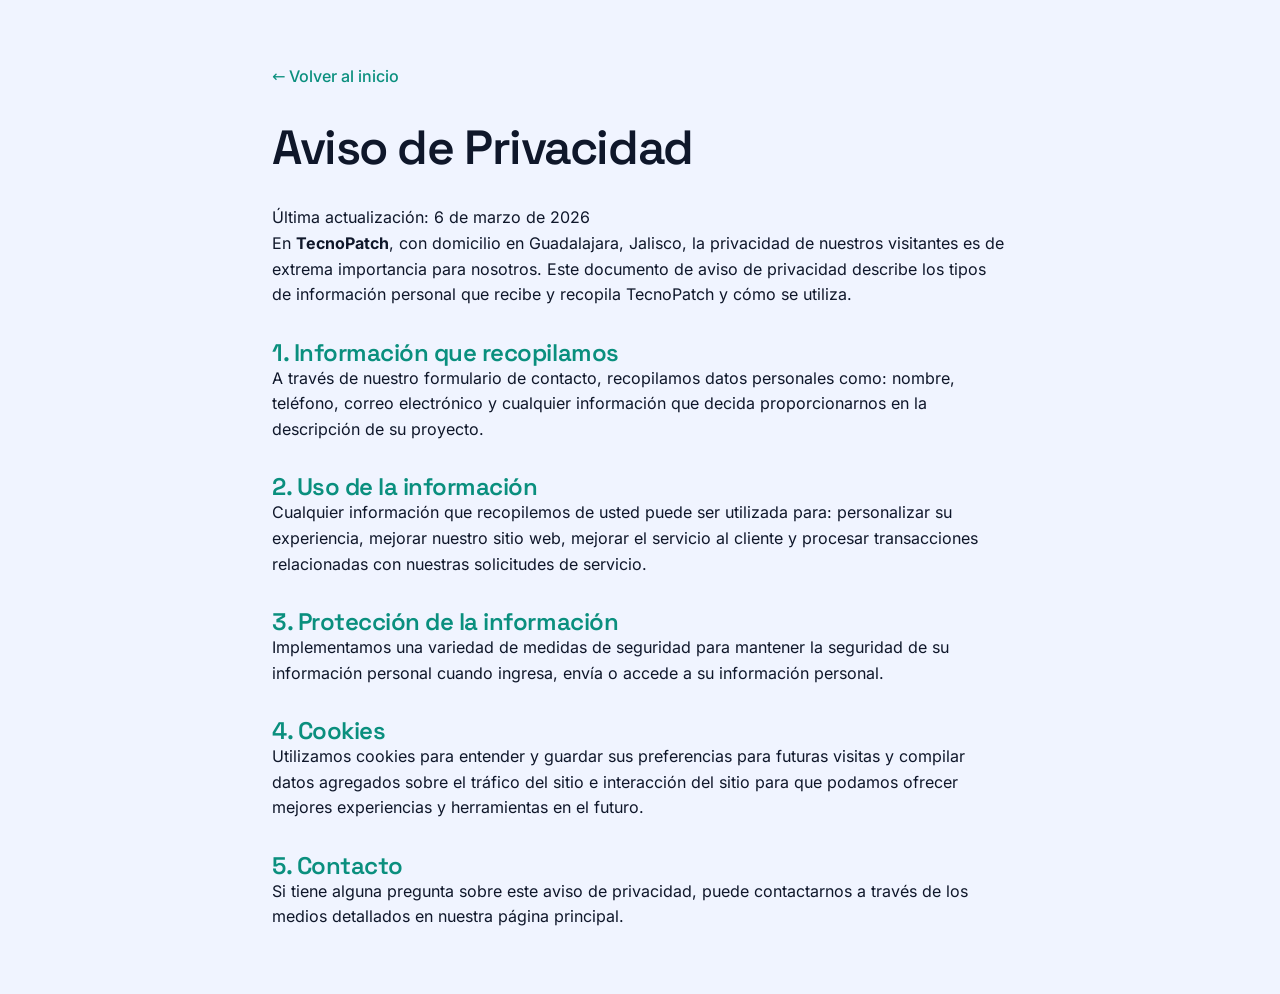
<file: privacidad.html>
<!DOCTYPE html>
<html lang="es">

<head>
    <meta charset="UTF-8">
    <meta name="viewport" content="width=device-width, initial-scale=1.0">
    <title>Aviso de Privacidad — TecnoPatch</title>
    <link rel="stylesheet" href="css/style.css">
    <link rel="stylesheet" href="css/fonts.css">
    <style>
        body {
            padding: 4rem 2rem;
            max-width: 800px;
            margin: 0 auto;
            line-height: 1.6;
            font-family: var(--fb);
        }

        h1 {
            font-family: var(--fd);
            font-size: 3rem;
            margin-bottom: 2rem;
        }

        h2 {
            margin-top: 2rem;
            color: var(--accent);
        }

        .back {
            display: inline-block;
            margin-bottom: 2rem;
            color: var(--accent);
            text-decoration: none;
            font-weight: 500;
        }
    </style>
</head>

<body class="light"> <!-- Default to light for readability of legal text -->
    <a href="index.html" class="back">&larr; Volver al inicio</a>
    <h1>Aviso de Privacidad</h1>
    <p>Última actualización: 6 de marzo de 2026</p>

    <p>En <strong>TecnoPatch</strong>, con domicilio en Guadalajara, Jalisco, la privacidad de nuestros visitantes es de
        extrema importancia para nosotros. Este documento de aviso de privacidad describe los tipos de información
        personal que recibe y recopila TecnoPatch y cómo se utiliza.</p>

    <h2>1. Información que recopilamos</h2>
    <p>A través de nuestro formulario de contacto, recopilamos datos personales como: nombre, teléfono, correo
        electrónico y cualquier información que decida proporcionarnos en la descripción de su proyecto.</p>

    <h2>2. Uso de la información</h2>
    <p>Cualquier información que recopilemos de usted puede ser utilizada para: personalizar su experiencia, mejorar
        nuestro sitio web, mejorar el servicio al cliente y procesar transacciones relacionadas con nuestras solicitudes
        de servicio.</p>

    <h2>3. Protección de la información</h2>
    <p>Implementamos una variedad de medidas de seguridad para mantener la seguridad de su información personal cuando
        ingresa, envía o accede a su información personal.</p>

    <h2>4. Cookies</h2>
    <p>Utilizamos cookies para entender y guardar sus preferencias para futuras visitas y compilar datos agregados sobre
        el tráfico del sitio e interacción del sitio para que podamos ofrecer mejores experiencias y herramientas en el
        futuro.</p>

    <h2>5. Contacto</h2>
    <p>Si tiene alguna pregunta sobre este aviso de privacidad, puede contactarnos a través de los medios detallados en
        nuestra página principal.</p>
</body>

</html>
</file>
<file: css/fonts.css>
/* Tipografías autoalojadas (sin depender de Google Fonts) */
@font-face{font-family:'Space Grotesk';font-style:normal;font-weight:300 700;font-display:swap;src:url(../fonts/space-grotesk-latin-wght-normal.woff2) format('woff2-variations'),url(../fonts/space-grotesk-latin-wght-normal.woff2) format('woff2');unicode-range:U+0000-00FF,U+0131,U+0152-0153,U+02BB-02BC,U+02C6,U+02DA,U+02DC,U+0304,U+0308,U+0329,U+2000-206F,U+20AC,U+2122,U+2191,U+2193,U+2212,U+2215,U+FEFF,U+FFFD}
@font-face{font-family:'Space Grotesk';font-style:normal;font-weight:300 700;font-display:swap;src:url(../fonts/space-grotesk-latin-ext-wght-normal.woff2) format('woff2');unicode-range:U+0100-02BA,U+02BD-02C5,U+02C7-02CC,U+02CE-02D7,U+02DD-02FF,U+0304,U+0308,U+0329,U+1D00-1DBF,U+1E00-1E9F,U+1EF2-1EFF,U+2020,U+20A0-20AB,U+20AD-20C0,U+2113,U+2C60-2C7F,U+A720-A7FF}
@font-face{font-family:'Inter';font-style:normal;font-weight:100 900;font-display:swap;src:url(../fonts/inter-latin-wght-normal.woff2) format('woff2');unicode-range:U+0000-00FF,U+0131,U+0152-0153,U+02BB-02BC,U+02C6,U+02DA,U+02DC,U+0304,U+0308,U+0329,U+2000-206F,U+20AC,U+2122,U+2191,U+2193,U+2212,U+2215,U+FEFF,U+FFFD}
@font-face{font-family:'Inter';font-style:normal;font-weight:100 900;font-display:swap;src:url(../fonts/inter-latin-ext-wght-normal.woff2) format('woff2');unicode-range:U+0100-02BA,U+02BD-02C5,U+02C7-02CC,U+02CE-02D7,U+02DD-02FF,U+0304,U+0308,U+0329,U+1D00-1DBF,U+1E00-1E9F,U+1EF2-1EFF,U+2020,U+20A0-20AB,U+20AD-20C0,U+2113,U+2C60-2C7F,U+A720-A7FF}
@font-face{font-family:'JetBrains Mono';font-style:normal;font-weight:100 800;font-display:swap;src:url(../fonts/jetbrains-mono-latin-wght-normal.woff2) format('woff2');unicode-range:U+0000-00FF,U+0131,U+0152-0153,U+02BB-02BC,U+02C6,U+02DA,U+02DC,U+0304,U+0308,U+0329,U+2000-206F,U+20AC,U+2122,U+2191,U+2193,U+2212,U+2215,U+FEFF,U+FFFD}
@font-face{font-family:'JetBrains Mono';font-style:normal;font-weight:100 800;font-display:swap;src:url(../fonts/jetbrains-mono-latin-ext-wght-normal.woff2) format('woff2');unicode-range:U+0100-02BA,U+02BD-02C5,U+02C7-02CC,U+02CE-02D7,U+02DD-02FF,U+0304,U+0308,U+0329,U+1D00-1DBF,U+1E00-1E9F,U+1EF2-1EFF,U+2020,U+20A0-20AB,U+20AD-20C0,U+2113,U+2C60-2C7F,U+A720-A7FF}
</file>
<file: css/style.css>
:root {
  --bg: #020509;
  --bg2: #030810;
  --surface: #05091a;
  --card: #070d1e;
  --border: rgba(255, 255, 255, 0.06);
  --accent: #22e0c4;
  --accent2: #0ea89a;
  --amber: #FFB703;
  --green: #27c97b;
  --red: #ff4a6e;
  --gold: #f5c842;
  --white: #eef2ff;
  --dim: #8896b3;
  --muted: #3d4a65;
  --fd: 'Space Grotesk', system-ui, -apple-system, 'Segoe UI', sans-serif;
  --fb: 'Inter', system-ui, -apple-system, 'Segoe UI', sans-serif;
  --fm: 'JetBrains Mono', ui-monospace, monospace;
  --ease: cubic-bezier(.16, 1, .3, 1);
  --easeb: cubic-bezier(.34, 1.56, .64, 1);
}

/* EARTH INTRO — cinematic zoom-out overlay, plays once per session */
.earth-intro {
  position: fixed;
  inset: 0;
  z-index: 999;
  background: radial-gradient(ellipse at center, #060b16 0%, #010204 78%);
  display: flex;
  align-items: flex-end;
  justify-content: center;
  overflow: hidden;
  opacity: 1;
  transition: opacity .9s var(--ease);
}

.earth-intro.hide {
  opacity: 0;
  pointer-events: none;
}

#earthCanvas {
  position: absolute;
  inset: 0;
  width: 100%;
  height: 100%;
  display: block;
}

.ei-text {
  position: relative;
  z-index: 2;
  text-align: center;
  padding: 0 6% 9%;
  opacity: 0;
  transform: translateY(14px);
  transition: opacity 1s var(--ease), transform 1s var(--ease);
  pointer-events: none;
  background: linear-gradient(0deg, rgba(1, 2, 4, .85), transparent);
  width: 100%;
  padding-top: 6rem;
}

.ei-text.vis {
  opacity: 1;
  transform: none;
}

.ei-tag {
  display: block;
  font-family: var(--fm);
  font-size: .78rem;
  letter-spacing: .12em;
  color: var(--accent);
  margin-bottom: .8rem;
}

.ei-line {
  font-family: var(--fd);
  font-weight: 500;
  font-size: clamp(1.15rem, 2.4vw, 1.7rem);
  color: var(--white);
  max-width: 620px;
  margin: 0 auto;
  line-height: 1.4;
}

.ei-enter {
  margin-top: 1.6rem;
  background: var(--accent);
  color: #02130f;
  border: 0;
  font-family: var(--fb);
  font-weight: 600;
  font-size: .95rem;
  padding: .85rem 1.7rem;
  border-radius: 100px;
  cursor: pointer;
  display: inline-flex;
  align-items: center;
  gap: .55rem;
  opacity: 0;
  transform: translateY(10px);
  pointer-events: none;
  transition: opacity .8s var(--ease), transform .8s var(--ease), box-shadow .3s;
}

.ei-enter.vis {
  opacity: 1;
  transform: none;
  pointer-events: auto;
  animation: eiPulse 2.6s ease-in-out 1s infinite;
}

.ei-enter:hover {
  box-shadow: 0 0 0 6px rgba(34, 224, 196, .18);
}

.ei-enter span {
  transition: transform .3s var(--ease);
}

.ei-enter:hover span {
  transform: translateX(4px);
}

@keyframes eiPulse {
  0%, 100% { box-shadow: 0 0 0 0 rgba(34, 224, 196, .35); }
  50% { box-shadow: 0 0 0 10px rgba(34, 224, 196, 0); }
}

@media (prefers-reduced-motion: reduce) {
  .ei-enter.vis { animation: none; }
}

.ei-skip {
  position: absolute;
  right: 24px;
  bottom: 24px;
  z-index: 3;
  background: none;
  border: 1px solid var(--border);
  color: var(--dim);
  font-family: var(--fb);
  font-size: .82rem;
  padding: .55rem 1.1rem;
  border-radius: 100px;
  cursor: pointer;
  display: inline-flex;
  align-items: center;
  gap: .4rem;
  transition: color .3s, border-color .3s;
}

.ei-skip:hover {
  color: var(--white);
  border-color: rgba(34, 224, 196, .4);
}

@media (max-width: 640px) {
  .ei-skip {
    right: 16px;
    bottom: 16px;
    font-size: .76rem;
  }
}

/* LIGHT MODE */
body.light {
  --bg: #f0f4ff;
  --bg2: #e8edf8;
  --surface: #e2e8f5;
  --card: #ffffff;
  --border: rgba(0, 0, 0, 0.09);
  --white: #0f172a;
  --dim: #4a5568;
  --muted: #94a3b8;
  --accent: #0a8f7e;
  --accent2: #087568;
}

body.light nav.on {
  background: rgba(240, 244, 255, .92)
}

body.light .hglow {
  background: radial-gradient(circle, rgba(34, 224, 196, .13) 0%, transparent 65%)
}

body.light .svis-bg {
  filter: invert(1) opacity(.06)
}

body.light .fg input,
body.light .fg textarea,
body.light .fg select {
  color: #0f172a
}

body.light .fg select option {
  background: #e8edf8;
  color: #0f172a
}

/* THEME TOGGLE BUTTON */
.thbtn {
  width: 44px;
  height: 26px;
  border-radius: 100px;
  border: 1.5px solid var(--border);
  background: var(--card);
  position: relative;
  cursor: pointer;
  transition: background .35s, border-color .35s;
  flex-shrink: 0;
}

.thbtn::after {
  content: '';
  position: absolute;
  top: 3px;
  left: 3px;
  width: 18px;
  height: 18px;
  border-radius: 50%;
  background: var(--accent);
  transition: transform .35s var(--easeb), background .35s;
  box-shadow: 0 2px 6px rgba(34, 224, 196, .4);
}

body.light .thbtn::after {
  transform: translateX(18px);
  background: #f5c842;
  box-shadow: 0 2px 6px rgba(245, 200, 66, .5)
}

.thico {
  position: absolute;
  top: 50%;
  transform: translateY(-50%);
  font-size: .65rem;
  pointer-events: none;
  transition: opacity .3s
}

.thico.moon {
  left: 5px;
  opacity: 1
}

.thico.sun {
  right: 5px;
  opacity: .4
}

body.light .thico.moon {
  opacity: .4
}

body.light .thico.sun {
  opacity: 1
}

*,
*::before,
*::after {
  margin: 0;
  padding: 0;
  box-sizing: border-box
}

html {
  scroll-behavior: auto
}

body {
  background: var(--bg);
  color: var(--white);
  font-family: var(--fb);
  overflow-x: hidden;
  width: 100%;
  position: relative;
  -webkit-font-smoothing: antialiased;
}

button,
input,
textarea,
select {
  font-family: var(--fb);
}

/* LOGO IMG */
.logo-img {
  height: 52px;
  width: auto;
  object-fit: contain
}

.logo-img-ft {
  height: 60px;
  width: auto;
  object-fit: contain
}

body.light .logo-img {
  filter: none
}

body.light .logo-img-ft {
  filter: none
}



/* NAV */
nav {
  position: fixed;
  top: 0;
  left: 0;
  right: 0;
  height: 70px;
  display: flex;
  align-items: center;
  justify-content: space-between;
  padding: 0 5%;
  z-index: 500;
  background: transparent;
  border-bottom: 1px solid transparent;
  transition: background .5s, border-color .5s
}

.nav-actions {
  display: flex;
  align-items: center;
  gap: .75rem;
}

nav.on {
  background: rgba(2, 5, 9, .9);
  backdrop-filter: blur(24px);
  -webkit-backdrop-filter: blur(24px);
  border-color: var(--border)
}

.logo {
  font-family: var(--fb);
  font-weight: 700;
  font-size: 1.2rem;
  color: var(--white);
  text-decoration: none;
  display: flex;
  align-items: center;
  gap: 10px
}

.lsq {
  width: 34px;
  height: 34px;
  border-radius: 9px;
  background: linear-gradient(135deg, var(--accent), var(--accent2));
  display: flex;
  align-items: center;
  justify-content: center;
  font-size: .72rem;
  font-weight: 800;
  color: #fff;
  box-shadow: 0 0 20px rgba(34, 224, 196, .35);
  flex-shrink: 0
}

.nul {
  display: flex;
  gap: 2rem;
  list-style: none;
  position: absolute;
  left: 50%;
  transform: translateX(-50%);
}

.nul a {
  text-decoration: none;
  color: var(--dim);
  font-size: .84rem;
  font-weight: 500;
  transition: color .2s
}

.nul a:hover {
  color: var(--white)
}

.ncta {
  background: var(--accent);
  color: #fff;
  padding: .45rem 1.2rem;
  border-radius: 100px;
  font-family: var(--fb);
  font-size: .82rem;
  font-weight: 600;
  text-decoration: none;
  transition: all .3s var(--easeb)
}

.ncta:hover {
  transform: scale(1.06);
  box-shadow: 0 0 24px rgba(34, 224, 196, .4)
}

.hbg {
  display: none;
  background: none;
  border: 1px solid var(--border);
  border-radius: 8px;
  padding: 7px 9px;
  cursor: pointer;
  flex-direction: column;
  gap: 5px
}

.hbg span {
  width: 19px;
  height: 1.5px;
  background: var(--white);
  display: block
}

.mnav {
  display: none;
  position: fixed;
  inset: 0;
  top: 70px;
  background: rgba(2, 5, 9, .97);
  backdrop-filter: blur(30px);
  z-index: 400;
  padding: 3rem 5%;
  flex-direction: column;
  gap: 2rem
}

.mnav.open {
  display: flex
}

.mnav a {
  font-size: 1.4rem;
  font-weight: 500;
  color: var(--white);
  text-decoration: none;
  font-family: var(--fd)
}

.mnav .ncta {
  width: fit-content;
  font-size: 1rem;
  padding: .7rem 2rem;
  border-radius: 12px
}

body.light .mnav {
  background: rgba(240, 244, 255, .97)
}

body.light .mnav a {
  color: #0f172a
}

body.light .mnav a:hover {
  color: var(--accent)
}

/* HERO */
.hero {
  min-height: 100svh;
  display: flex;
  flex-direction: column;
  justify-content: center;
  align-items: center;
  text-align: center;
  padding: 100px 5% 60px;
  position: relative;
  overflow: hidden;
  background: radial-gradient(ellipse 90% 70% at 50% 30%, #061428 0%, #020509 60%, #010306 100%);
}

/* Animated grid */
.hero::before {
  content: '';
  position: absolute;
  inset: 0;
  z-index: 0;
  background-image:
    linear-gradient(rgba(34, 224, 196, .08) 1px, transparent 1px),
    linear-gradient(90deg, rgba(34, 224, 196, .08) 1px, transparent 1px),
    linear-gradient(rgba(34, 224, 196, .03) 1px, transparent 1px),
    linear-gradient(90deg, rgba(34, 224, 196, .03) 1px, transparent 1px);
  background-size: 80px 80px, 80px 80px, 20px 20px, 20px 20px;
  animation: gridmove 25s linear infinite;
}

@keyframes gridmove {
  from {
    background-position: 0 0, 0 0, 0 0, 0 0
  }

  to {
    background-position: 0 80px, 80px 0, 0 20px, 20px 0
  }
}

/* Glow blobs */
.hero::after {
  content: '';
  position: absolute;
  inset: 0;
  z-index: 1;
  background:
    radial-gradient(ellipse 55% 45% at 15% 60%, rgba(34, 224, 196, .12) 0%, transparent 60%),
    radial-gradient(ellipse 45% 55% at 85% 25%, rgba(14, 168, 154, .1) 0%, transparent 55%),
    radial-gradient(ellipse 40% 40% at 55% 80%, rgba(34, 224, 196, .07) 0%, transparent 50%);
  animation: blobshift 14s ease-in-out infinite alternate;
}

@keyframes blobshift {
  from {
    background-position: 0% 0%
  }

  to {
    background-position: 3% 5%
  }
}

body.light .hero {
  background: radial-gradient(ellipse 90% 70% at 50% 30%, #c8deff 0%, #e8f0ff 60%, #f0f4ff 100%)
}

body.light .hero::before {
  background-image: linear-gradient(rgba(34, 224, 196, .1) 1px, transparent 1px), linear-gradient(90deg, rgba(34, 224, 196, .1) 1px, transparent 1px);
  background-size: 80px 80px, 80px 80px
}

body.light .hero::after {
  background: radial-gradient(ellipse 55% 45% at 15% 60%, rgba(34, 224, 196, .15) 0%, transparent 60%), radial-gradient(ellipse 45% 55% at 85% 25%, rgba(14, 168, 154, .12) 0%, transparent 55%)
}

canvas {
  position: absolute;
  inset: 0;
  z-index: 2
}

.btn-catalogo {
  display: inline-flex;
  align-items: center;
  gap: 10px;
  padding: 14px 28px;
  background: #FFB703;
  color: #0D1B2A;
  font-weight: 700;
  font-size: 15px;
  border-radius: 10px;
  text-decoration: none;
  transition: all 0.2s;
  box-shadow: 0 4px 16px rgba(255,183,3,0.3);
}
.btn-catalogo:hover {
  background: #E09F00;
  transform: translateY(-2px);
  box-shadow: 0 8px 24px rgba(255,183,3,0.4);
}

.hglow {
  position: absolute;
  width: 900px;
  height: 900px;
  border-radius: 50%;
  background: radial-gradient(circle, rgba(34, 224, 196, .11) 0%, transparent 65%);
  top: 50%;
  left: 50%;
  transform: translate(-50%, -55%);
  pointer-events: none;
  z-index: 3;
  animation: breathe 8s ease-in-out infinite alternate
}

@keyframes breathe {
  from {
    transform: translate(-50%, -55%) scale(1)
  }

  to {
    transform: translate(-50%, -50%) scale(1.12)
  }
}

/* Floating orbs */
.orb {
  position: absolute;
  border-radius: 50%;
  pointer-events: none;
  z-index: 1
}

.orb1 {
  width: 600px;
  height: 600px;
  top: -150px;
  right: -150px;
  background: radial-gradient(circle, rgba(34, 224, 196, .09) 0%, transparent 65%);
  animation: of1 16s ease-in-out infinite alternate
}

.orb2 {
  width: 450px;
  height: 450px;
  bottom: -100px;
  left: -100px;
  background: radial-gradient(circle, rgba(14, 168, 154, .08) 0%, transparent 65%);
  animation: of2 20s ease-in-out infinite alternate
}

.orb3 {
  width: 350px;
  height: 350px;
  top: 35%;
  right: 12%;
  background: radial-gradient(circle, rgba(34, 224, 196, .06) 0%, transparent 65%);
  animation: of1 12s ease-in-out infinite alternate-reverse
}

@keyframes of1 {
  from {
    transform: translate(0, 0)
  }

  to {
    transform: translate(-40px, 50px)
  }
}

@keyframes of2 {
  from {
    transform: translate(0, 0)
  }

  to {
    transform: translate(50px, -40px)
  }
}

.hc {
  position: relative;
  z-index: 4;
  max-width: 860px;
  width: 100%
}

.pill {
  display: inline-flex;
  align-items: center;
  gap: 8px;
  background: rgba(34, 224, 196, .07);
  border: 1px solid rgba(34, 224, 196, .2);
  border-radius: 100px;
  padding: .38rem 1.1rem;
  font-size: .72rem;
  letter-spacing: .18em;
  text-transform: uppercase;
  color: var(--accent);
  margin-bottom: 2.5rem;
  font-weight: 600;
  opacity: 0;
  transform: translateY(18px);
  animation: fup .8s var(--ease) .2s forwards
}

.ldot {
  width: 6px;
  height: 6px;
  background: var(--accent);
  border-radius: 50%;
  position: relative
}

.ldot::after {
  content: '';
  position: absolute;
  inset: -5px;
  border-radius: 50%;
  border: 1px solid var(--accent);
  animation: lping 1.6s ease-out infinite
}

@keyframes lping {
  0% {
    transform: scale(1);
    opacity: .8
  }

  100% {
    transform: scale(2.8);
    opacity: 0
  }
}

@keyframes fup {
  to {
    opacity: 1;
    transform: translateY(0)
  }
}

.hero h1 {
  font-family: var(--fd);
  font-size: clamp(3.2rem, 8.5vw, 8rem);
  font-weight: 600;
  line-height: 1.02;
  letter-spacing: -.02em;
  margin-bottom: 2rem
}

.hero h1 .ln {
  display: block;
  overflow: hidden
}

.hero h1 .ln span {
  display: inline-block;
  opacity: 0;
  transform: translateY(30px) scale(0.9);
  filter: blur(15px);
  will-change: transform, opacity, filter;
  animation: lup 1s var(--ease) forwards
}

.hero h1 .ln:nth-child(1) span {
  animation-delay: .35s
}

.hero h1 .ln:nth-child(2) span {
  animation-delay: .5s
}

.hero h1 .ln:nth-child(3) span {
  animation-delay: .65s
}

@keyframes lup {
  to {
    opacity: 1;
    transform: translateY(0);
    filter: blur(0)
  }
}

.hero h1 i {
  font-style: italic;
  color: var(--accent)
}

.hp {
  font-size: clamp(.95rem, 1.7vw, 1.15rem);
  color: var(--dim);
  line-height: 1.85;
  max-width: 600px;
  margin: 0 auto 3rem;
  font-weight: 300;
  opacity: 0;
  animation: fup .8s var(--ease) 1s forwards
}

.hbtns {
  display: flex;
  gap: 1rem;
  justify-content: center;
  flex-wrap: wrap;
  opacity: 0;
  animation: fup .8s var(--ease) 1.2s forwards
}

.bw {
  background: var(--white);
  color: var(--bg);
  padding: .88rem 2.2rem;
  border-radius: 100px;
  font-family: var(--fb);
  font-weight: 700;
  font-size: .92rem;
  text-decoration: none;
  transition: all .35s var(--easeb)
}

.bw:hover {
  transform: scale(1.06);
  box-shadow: 0 20px 60px rgba(255, 255, 255, .12)
}

.bg {
  background: transparent;
  border: 1px solid rgba(255, 255, 255, .18);
  color: var(--white);
  padding: .88rem 2.2rem;
  border-radius: 100px;
  font-family: var(--fb);
  font-weight: 400;
  font-size: .92rem;
  text-decoration: none;
  transition: all .3s
}

.bg:hover {
  border-color: rgba(255, 255, 255, .5)
}

/* STATS */
.stats {
  display: flex;
  justify-content: center;
  margin-top: 6rem;
  border-top: 1px solid var(--border);
  position: relative;
  z-index: 4;
  opacity: 0;
  animation: fup .8s var(--ease) 1.5s forwards
}

.si {
  padding: 2.2rem 3.5rem;
  border-right: 1px solid var(--border);
  text-align: center
}

.si:last-child {
  border-right: none
}

.sn {
  font-family: var(--fd);
  font-size: clamp(2.6rem, 5vw, 3.8rem);
  font-weight: 600;
  color: var(--white);
  display: block;
  line-height: 1;
  letter-spacing: -.02em
}

.sl {
  font-size: .72rem;
  color: var(--muted);
  text-transform: uppercase;
  letter-spacing: .14em;
  margin-top: .4rem;
  display: block
}

.scue {
  position: absolute;
  bottom: 2.5rem;
  left: 50%;
  transform: translateX(-50%);
  display: flex;
  flex-direction: column;
  align-items: center;
  gap: 10px;
  color: var(--muted);
  font-size: .68rem;
  letter-spacing: .18em;
  text-transform: uppercase;
  z-index: 4;
  opacity: 0;
  animation: fup .8s var(--ease) 2s forwards
}

.sline {
  width: 1px;
  height: 44px;
  background: linear-gradient(to bottom, var(--accent), transparent);
  animation: scrl 2.2s ease-in-out infinite
}

@keyframes scrl {
  0% {
    transform: scaleY(0);
    transform-origin: top
  }

  50% {
    transform: scaleY(1);
    transform-origin: top
  }

  51% {
    transform: scaleY(1);
    transform-origin: bottom
  }

  100% {
    transform: scaleY(0);
    transform-origin: bottom
  }
}

/* TICKER */
.ticker {
  padding: 2.8rem 0;
  overflow: hidden;
  border-top: 1px solid var(--border);
  border-bottom: 1px solid var(--border);
  background: var(--surface)
}

.ttrack {
  display: flex;
  white-space: nowrap;
  width: max-content;
  animation: tmove 60s linear infinite
}

.ttrack:hover {
  animation-play-state: paused
}

@keyframes tmove {
  from {
    transform: translateX(0)
  }

  to {
    transform: translateX(-50%)
  }
}

.titem {
  display: inline-flex;
  align-items: center;
  gap: 1rem;
  padding: 0 3rem;
  font-family: var(--fd);
  font-style: italic;
  font-size: 1.4rem;
  font-weight: 500;
  color: var(--accent);
  flex-shrink: 0;
  letter-spacing: .01em;
  opacity: .85;
  transition: opacity .3s
}

.titem:hover {
  opacity: 1
}

.tsep {
  width: 6px;
  height: 6px;
  background: var(--accent);
  border-radius: 50%;
  opacity: .7;
  flex-shrink: 0
}

body.light .titem {
  color: var(--accent2)
}

body.light .tsep {
  background: var(--accent2)
}

/* PERFORMANCE HERO */
.hero {
  min-height: 92svh;
  isolation: isolate;
  background: #020509;
}

.hero::before,
.hero::after {
  display: none;
  animation: none;
}

.hero-media,
.hero-shade {
  position: absolute;
  inset: 0;
  pointer-events: none;
}

.hero-media {
  z-index: 0;
}

.hero-media img {
  width: 100%;
  height: 100%;
  object-fit: cover;
  object-position: center top;
  display: block;
}

.hero-shade {
  z-index: 1;
  background:
    linear-gradient(90deg, rgba(2, 5, 9, .9) 0%, rgba(2, 5, 9, .68) 42%, rgba(2, 5, 9, .2) 100%),
    linear-gradient(0deg, rgba(2, 5, 9, .8) 0%, rgba(2, 5, 9, .05) 42%, rgba(2, 5, 9, .48) 100%);
}

body.light .hero {
  background: #e8f0ff;
}

body.light .hero-shade {
  background:
    linear-gradient(90deg, rgba(240, 244, 255, .92) 0%, rgba(240, 244, 255, .62) 44%, rgba(240, 244, 255, .12) 100%),
    linear-gradient(0deg, rgba(240, 244, 255, .75) 0%, rgba(240, 244, 255, .04) 44%, rgba(240, 244, 255, .45) 100%);
}

.hc {
  max-width: 980px;
}

.hero h1 {
  font-family: var(--fd);
  font-size: clamp(2.85rem, 7.2vw, 6.2rem);
  font-weight: 600;
  line-height: .98;
  letter-spacing: -.01em;
  text-wrap: balance;
  text-shadow: none;
}

.hero h1 i {
  font-style: normal;
  color: inherit;
}

.hp {
  max-width: 720px;
  font-weight: 400;
  color: rgba(238, 242, 255, .9);
  text-shadow: 0 3px 18px rgba(0, 0, 0, .35);
}

body.light .hp {
  color: #172033;
  text-shadow: none;
}

.hglow,
.orb,
canvas,
.scue,
.ticker {
  display: none;
}

/* PARALLAX - hero image drifts subtly with cursor for depth without ever hiding it */
.hero-media img {
  transition: transform .6s var(--ease);
  transform: translate3d(var(--px, 0), var(--py, 0), 0) scale(1.04);
}

@media (prefers-reduced-motion: reduce) {
  *,
  *::before,
  *::after {
    animation-duration: .001ms !important;
    animation-iteration-count: 1 !important;
    scroll-behavior: auto !important;
    transition-duration: .001ms !important;
  }
}

/* REVEAL - real scroll reveal, wired up in main.js via IntersectionObserver */
.rv,
.rvl,
.rvr {
  opacity: 0;
  transition: opacity .75s var(--ease), transform .75s var(--ease);
  will-change: transform, opacity;
}

.rv {
  transform: translateY(26px);
}

.rvl {
  transform: translateX(-26px);
}

.rvr {
  transform: translateX(26px);
}

.rv.vis,
.rvl.vis,
.rvr.vis {
  opacity: 1;
  transform: none
}

/* no-js / fallback safety net: never leave content invisible */
html.no-reveal .rv,
html.no-reveal .rvl,
html.no-reveal .rvr {
  opacity: 1;
  transform: none;
}

.d1 {
  transition-delay: .08s
}

.d2 {
  transition-delay: .16s
}

.d3 {
  transition-delay: .24s
}

.d4 {
  transition-delay: .32s
}

.d5 {
  transition-delay: .4s
}

.d6 {
  transition-delay: .48s
}

.d7 {
  transition-delay: .56s
}

.d8 {
  transition-delay: .64s
}

/* COMMONS */
.tag {
  display: inline-flex;
  align-items: center;
  gap: .55rem;
  font-family: var(--fm);
  font-size: .78rem;
  letter-spacing: .01em;
  color: var(--accent);
  font-weight: 500;
  margin-bottom: 1.1rem
}

.tag::before {
  content: '';
  width: 6px;
  height: 6px;
  border-radius: 50%;
  background: var(--accent);
  box-shadow: 0 0 0 3px rgba(34, 224, 196, .18);
  flex-shrink: 0;
}

.h2 {
  font-family: var(--fd);
  font-size: clamp(2.4rem, 5vw, 4.4rem);
  font-weight: 600;
  line-height: 1.06;
  letter-spacing: -.02em
}

.h2 i {
  font-style: normal;
  color: inherit
}

.sub {
  color: var(--dim);
  line-height: 1.8;
  font-size: 1.02rem;
  font-weight: 300;
  max-width: 540px
}

/* 3D signature moment — orbiting network node, pure CSS 3D transforms */
.node3d {
  position: relative;
  width: 128px;
  height: 128px;
  flex-shrink: 0;
  perspective: 640px;
  display: none;
}

@media (min-width: 860px) {
  .node3d {
    display: block;
  }
}

.n3ring {
  position: absolute;
  inset: 0;
  border-radius: 50%;
  border: 1px solid rgba(34, 224, 196, .38);
  transform-style: preserve-3d;
  animation: n3spin 14s linear infinite;
}

.n3ring-a {
  --rx: 72deg;
  animation-duration: 10s;
}

.n3ring-b {
  --rx: 58deg;
  inset: 14px;
  border-color: rgba(255, 183, 3, .3);
  animation-duration: 16s;
  animation-direction: reverse;
}

.n3ring-c {
  --rx: 80deg;
  inset: 28px;
  border-color: rgba(34, 224, 196, .22);
  animation-duration: 22s;
}

@keyframes n3spin {
  from {
    transform: rotateX(var(--rx, 70deg)) rotateZ(0deg);
  }

  to {
    transform: rotateX(var(--rx, 70deg)) rotateZ(360deg);
  }
}

.n3core {
  position: absolute;
  top: 50%;
  left: 50%;
  width: 10px;
  height: 10px;
  margin: -5px 0 0 -5px;
  border-radius: 50%;
  background: var(--accent);
  box-shadow: 0 0 18px 4px rgba(34, 224, 196, .45);
  animation: n3pulse 3s ease-in-out infinite;
}

@keyframes n3pulse {

  0%,
  100% {
    box-shadow: 0 0 14px 3px rgba(34, 224, 196, .35);
  }

  50% {
    box-shadow: 0 0 22px 7px rgba(34, 224, 196, .55);
  }
}

@media (prefers-reduced-motion: reduce) {
  .n3ring {
    animation: none;
  }

  .n3core {
    animation: none;
  }
}

/* CHAPTERS — cinematic scrollytelling sequence, replaces the service grid */
.chrail {
  position: fixed;
  right: 28px;
  top: 50%;
  transform: translateY(-50%);
  display: flex;
  flex-direction: column;
  align-items: center;
  gap: 16px;
  z-index: 40;
  counter-reset: ch;
}

.chrail-line {
  position: absolute;
  left: 50%;
  top: 0;
  bottom: 0;
  width: 1px;
  background: var(--border);
  transform: translateX(-50%);
  z-index: 0;
}

.chrail-item {
  counter-increment: ch;
  position: relative;
  z-index: 1;
  width: 9px;
  height: 9px;
  border-radius: 50%;
  border: 1px solid var(--muted);
  background: var(--bg);
  padding: 0;
  cursor: pointer;
  transition: transform .3s var(--ease), border-color .3s, background .3s;
}

.chrail-item:hover {
  border-color: var(--accent);
}

.chrail-item.active {
  background: var(--accent);
  border-color: var(--accent);
  transform: scale(1.5);
  box-shadow: 0 0 0 4px rgba(34, 224, 196, .15);
}

.chrail-item i {
  font-style: normal;
}

.chrail-item i::before {
  content: counter(ch, decimal-leading-zero);
  position: absolute;
  right: 20px;
  top: 50%;
  transform: translateY(-50%);
  font-family: var(--fm);
  font-size: .7rem;
  letter-spacing: .05em;
  color: var(--dim);
  opacity: 0;
  white-space: nowrap;
  transition: opacity .25s;
}

.chrail-item:hover i::before,
.chrail-item.active i::before {
  opacity: 1;
}

@media (max-width: 900px) {
  .chrail {
    display: none;
  }
}

.chapters {
  max-width: 1240px;
  margin: 0 auto;
  display: flex;
  flex-direction: column;
  gap: 3rem;
}

.chapter {
  display: flex;
  align-items: center;
  gap: 5.5rem;
  min-height: 74vh;
  padding: 2.5rem 0;
}

.chapter:nth-child(even) {
  flex-direction: row-reverse;
}

.chimg,
.chtxt {
  flex: 1 1 50%;
  min-width: 0;
}

.chimg {
  position: relative;
  aspect-ratio: 4 / 5;
  border-radius: 4px;
  overflow: hidden;
  border: 1px solid var(--border);
}

.chimg::before {
  content: '';
  position: absolute;
  inset: 0;
  z-index: 2;
  pointer-events: none;
  background: linear-gradient(160deg, rgba(34, 224, 196, .1), transparent 55%);
  mix-blend-mode: screen;
}

.chimg::after {
  content: '';
  position: absolute;
  z-index: 3;
  pointer-events: none;
  width: 22px;
  height: 22px;
  top: 16px;
  left: 16px;
  border-top: 1px solid rgba(238, 242, 255, .35);
  border-left: 1px solid rgba(238, 242, 255, .35);
}

.chimg img {
  width: 100%;
  height: 100%;
  object-fit: cover;
  display: block;
  transition: transform 1.2s var(--ease);
}

.chapter:hover .chimg img {
  transform: scale(1.045);
}

.chnum {
  display: block;
  font-family: var(--fm);
  font-size: .78rem;
  letter-spacing: .06em;
  color: var(--dim);
  margin-bottom: 1.1rem;
}

.chtxt .tag {
  margin-bottom: .8rem;
}

.chtitle {
  font-family: var(--fd);
  font-weight: 600;
  font-size: clamp(2rem, 3.2vw, 3.1rem);
  line-height: 1.1;
  letter-spacing: -.01em;
  margin-bottom: 1.3rem;
}

.chsub {
  color: var(--dim);
  font-weight: 300;
  line-height: 1.85;
  max-width: 440px;
  margin-bottom: 2.1rem;
}

.chlink {
  display: inline-flex;
  align-items: center;
  gap: .5rem;
  font-family: var(--fb);
  font-weight: 600;
  font-size: .92rem;
  color: var(--white);
  padding-bottom: .35rem;
  border-bottom: 1px solid var(--border);
  transition: border-color .3s;
}

.chlink:hover {
  border-color: var(--accent);
}

.chlink span {
  transition: transform .3s var(--ease);
}

.chlink:hover span {
  transform: translateX(4px);
  color: var(--accent);
}

@media (max-width: 900px) {
  .chapter,
  .chapter:nth-child(even) {
    flex-direction: column;
    align-items: stretch;
    min-height: 0;
    gap: 2rem;
  }

  .chimg {
    aspect-ratio: 16 / 11;
  }

  .chapters {
    gap: 4.5rem;
  }
}

/* SERVICES */
.services {
  padding: 10rem 5%;
  position: relative;
  z-index: 1
}

.shd {
  display: grid;
  grid-template-columns: 1fr 1fr;
  gap: 4rem;
  align-items: end;
  max-width: 1240px;
  margin: 0 auto 5rem
}

.sgrid {
  max-width: 1240px;
  margin: 0 auto;
  display: grid;
  grid-template-columns: repeat(4, 1fr);
  gap: 1.5rem;
  perspective: 1400px;
}

.scard {
  border-radius: 14px;
  overflow: hidden;
  border: 1px solid var(--border);
  background: var(--card);
  position: relative;
  cursor: default;
  transition: border-color .4s, box-shadow .5s, background .4s, transform .1s linear;
  display: flex;
  flex-direction: column;
  transform-style: preserve-3d;
  will-change: transform;
}

/* corner test-points, PCB-style — replaces the generic soft drop-shadow card */
.scard::after {
  content: '';
  position: absolute;
  inset: 8px;
  border-radius: 10px;
  pointer-events: none;
  background:
    linear-gradient(var(--border), var(--border)) top left / 10px 1px no-repeat,
    linear-gradient(var(--border), var(--border)) top left / 1px 10px no-repeat,
    linear-gradient(var(--border), var(--border)) top right / 10px 1px no-repeat,
    linear-gradient(var(--border), var(--border)) top right / 1px 10px no-repeat,
    linear-gradient(var(--border), var(--border)) bottom left / 10px 1px no-repeat,
    linear-gradient(var(--border), var(--border)) bottom left / 1px 10px no-repeat,
    linear-gradient(var(--border), var(--border)) bottom right / 10px 1px no-repeat,
    linear-gradient(var(--border), var(--border)) bottom right / 1px 10px no-repeat;
  opacity: 0;
  transition: opacity .4s;
  z-index: 3;
}

.scard:hover::after {
  opacity: 1;
}

.scard:hover {
  border-color: rgba(34, 224, 196, .35);
  box-shadow: 0 1px 0 rgba(34, 224, 196, .05) inset, 0 20px 50px rgba(0, 0, 0, .4), 0 0 0 1px rgba(34, 224, 196, .08);
}

@media (prefers-reduced-motion: reduce) {
  .scard {
    transform: none !important;
  }
}

/* Service visual area - CSS only, no images */
.svis {
  width: 100%;
  height: 180px;
  display: flex;
  align-items: center;
  justify-content: center;
  position: relative;
  overflow: hidden
}

.svis::before {
  content: '';
  position: absolute;
  inset: 0;
  background: radial-gradient(circle at 50% 60%, rgba(34, 224, 196, .12), transparent 70%)
}

.svis-icon {
  font-size: 4rem;
  position: relative;
  z-index: 1;
  transition: transform .5s var(--easeb)
}

.scard:hover .svis-icon {
  transform: scale(1.15)
}

/* Animated grid bg for each card */
.svis-bg {
  position: absolute;
  inset: 0;
  opacity: .08;
  background-image: linear-gradient(rgba(34, 224, 196, .5) 1px, transparent 1px), linear-gradient(90deg, rgba(34, 224, 196, .5) 1px, transparent 1px);
  background-size: 30px 30px
}

/* Logos de marcas con fondo negro — visibles en ambos modos */
.bc-logo-img {
  height: 22px;
  width: auto;
  vertical-align: middle;
  margin-right: 6px;
  display: inline-block;
}

/* Color accent bar at top */
.sbar {
  position: absolute;
  top: 0;
  left: 0;
  right: 0;
  height: 2px;
  background: linear-gradient(90deg, transparent, var(--accent), transparent);
  transform: scaleX(0);
  transition: transform .5s var(--ease)
}

/* Service images */
.svis-img {
  position: absolute;
  inset: 0;
  width: 100%;
  height: 100%;
  object-fit: cover;
  opacity: .4;
  transition: transform .8s var(--ease), opacity .5s, filter .5s;
  filter: grayscale(100%) brightness(0.7);
}

.scard:hover .svis-img {
  transform: scale(1.1);
  opacity: .8;
  filter: grayscale(0%) brightness(1);
}

.scard:hover .svis-icon {
  transform: scale(1.2) rotate(5deg);
  transition: transform .5s var(--easeb);
}

.scard:hover .sbar {
  transform: scaleX(1)
}

/* Badge */
.sbadge {
  position: absolute;
  top: 14px;
  left: 14px;
  z-index: 2;
  background: rgba(2, 5, 9, .75);
  backdrop-filter: blur(10px);
  border: 1px solid rgba(34, 224, 196, .25);
  border-radius: 8px;
  padding: .3rem .7rem;
  font-size: .65rem;
  letter-spacing: .12em;
  text-transform: uppercase;
  color: var(--accent);
  font-weight: 600
}

.sstatus {
  position: absolute;
  top: 14px;
  right: 14px;
  width: 8px;
  height: 8px;
  background: var(--green);
  border-radius: 50%;
  box-shadow: 0 0 8px var(--green)
}

.sstatus::after {
  content: '';
  position: absolute;
  inset: -4px;
  border-radius: 50%;
  border: 1px solid var(--green);
  animation: sping 2s ease-out infinite
}

@keyframes sping {
  0% {
    transform: scale(1);
    opacity: .7
  }

  100% {
    transform: scale(2.5);
    opacity: 0
  }
}

.sbody {
  padding: 1.6rem 1.8rem 2rem;
  flex: 1;
  display: flex;
  flex-direction: column
}

.sbody h3 {
  font-family: var(--fd);
  font-size: 1.35rem;
  font-weight: 600;
  margin-bottom: .6rem;
  line-height: 1.2;
  transition: color .3s
}

.scard:hover .sbody h3 {
  color: var(--accent)
}

.sbody p {
  color: var(--dim);
  font-size: .84rem;
  line-height: 1.72;
  font-weight: 300;
  flex: 1
}

.sarr {
  display: flex;
  align-items: center;
  justify-content: space-between;
  margin-top: 1.2rem;
  font-size: .75rem;
  font-weight: 600;
  color: var(--muted);
  letter-spacing: .05em;
  text-transform: uppercase;
  transition: color .3s
}

.scard:hover .sarr {
  color: var(--accent)
}

.aico {
  width: 28px;
  height: 28px;
  border-radius: 50%;
  background: rgba(34, 224, 196, .08);
  border: 1px solid rgba(34, 224, 196, .2);
  display: flex;
  align-items: center;
  justify-content: center;
  font-size: .85rem;
  transition: transform .35s var(--easeb)
}

.scard:hover .aico {
  transform: translate(3px, -3px)
}

/* Unique color tints per service */
.s1 .svis {
  background: linear-gradient(135deg, #07101e, #0a1628)
}

.s2 .svis {
  background: linear-gradient(135deg, #070f1a, #0b1a2e)
}

.s3 .svis {
  background: linear-gradient(135deg, #070e1a, #0d1a28)
}

.s4 .svis {
  background: linear-gradient(135deg, #06101e, #091828)
}

.s5 .svis {
  background: linear-gradient(135deg, #060e1c, #0a1626)
}

.s6 .svis {
  background: linear-gradient(135deg, #180a0e, #1a0710)
}

.s7 .svis {
  background: linear-gradient(135deg, #07101c, #0c1a2c)
}

.s8 .svis {
  background: linear-gradient(135deg, #080e1a, #0c1624)
}

.s6 .svis::before {
  background: radial-gradient(circle at 50% 60%, rgba(255, 74, 110, .12), transparent 70%)
}

.s6 .sstatus {
  background: var(--red);
  box-shadow: 0 0 8px var(--red)
}

.s6 .sstatus::after {
  border-color: var(--red)
}

/* BRANDS */
.brands {
  padding: 7rem 5%;
  z-index: 1;
  position: relative
}

/* Fix logos en ticker de marcas */
.bc img {
  height: 26px;
  width: auto;
  vertical-align: middle;
  mix-blend-mode: screen;
}

.brin {
  max-width: 1240px;
  margin: 0 auto
}

.brhd {
  text-align: center;
  margin-bottom: 4rem
}

.mqw {
  overflow: hidden;
  mask: linear-gradient(90deg, transparent, black 6%, black 94%, transparent);
  -webkit-mask: linear-gradient(90deg, transparent, black 6%, black 94%, transparent)
}

.mqt {
  display: flex;
  gap: 1.2rem;
  width: max-content;
  animation: mqsc 55s linear infinite
}

.mqt:hover {
  animation-play-state: paused
}

@keyframes mqsc {
  from {
    transform: translateX(0)
  }

  to {
    transform: translateX(-50%)
  }
}

.bc {
  display: inline-flex;
  align-items: center;
  gap: .8rem;
  padding: .9rem 2rem;
  background: var(--card);
  border: 1px solid var(--border);
  border-radius: 14px;
  font-size: 1rem;
  font-weight: 600;
  color: var(--dim);
  flex-shrink: 0;
  white-space: nowrap;
  transition: .3s;
  letter-spacing: .01em
}

.bc:hover {
  border-color: rgba(34, 224, 196, .3);
  color: var(--white);
  transform: translateY(-2px)
}

/* BENTO */
.why {
  padding: 7rem 5%;
  z-index: 1;
  position: relative
}

.wyin {
  max-width: 1240px;
  margin: 0 auto
}

.wyhd {
  text-align: center;
  margin-bottom: 5rem
}

.bento {
  display: grid;
  grid-template-columns: repeat(3, 1fr);
  gap: 1.4rem
}

.bcard {
  background: var(--card);
  border: 1px solid var(--border);
  border-radius: 22px;
  padding: 2.4rem;
  position: relative;
  overflow: hidden;
  transition: border-color .4s, box-shadow .45s, background .4s;
}

.bcard:hover {
  border-color: rgba(34, 224, 196, .3);
  transform: translateY(-5px);
  box-shadow: 0 20px 45px rgba(0, 0, 0, .28), 0 0 0 1px rgba(34, 224, 196, .08)
}

.bw2 {
  grid-column: span 2
}

.bico {
  width: 46px;
  height: 46px;
  border-radius: 13px;
  background: rgba(34, 224, 196, .08);
  border: 1px solid rgba(34, 224, 196, .15);
  display: flex;
  align-items: center;
  justify-content: center;
  font-size: 1.3rem;
  margin-bottom: 1.6rem
}

.bcard h3 {
  font-family: var(--fd);
  font-size: 1.2rem;
  font-weight: 600;
  margin-bottom: .7rem
}

.bcard p {
  color: var(--muted);
  font-size: .86rem;
  line-height: 1.78
}

.bnum {
  font-family: var(--fd);
  font-size: 5.5rem;
  font-weight: 600;
  line-height: 1;
  letter-spacing: -.04em;
  color: var(--white);
  margin-bottom: .5rem
}

.bnum span {
  color: var(--accent)
}

.bbg {
  position: absolute;
  right: -5px;
  bottom: -10px;
  font-size: 8rem;
  opacity: .04;
  line-height: 1;
  pointer-events: none
}

/* TESTIMONIALS */
.testi {
  padding: 7rem 5%;
  z-index: 1;
  position: relative
}

.testin {
  max-width: 1240px;
  margin: 0 auto
}

.testhd {
  text-align: center;
  margin-bottom: 5rem
}

.tgrid {
  display: grid;
  grid-template-columns: repeat(3, 1fr);
  gap: 1.4rem
}

.tc {
  background: var(--card);
  border: 1px solid var(--border);
  border-radius: 22px;
  padding: 2.4rem;
  transition: border-color .4s, transform .45s var(--ease)
}

.tc:hover {
  border-color: rgba(34, 224, 196, .25);
  transform: translateY(-6px)
}

.stars {
  color: var(--gold);
  font-size: .88rem;
  letter-spacing: 3px;
  margin-bottom: 1.5rem
}

.tq {
  font-family: var(--fd);
  font-size: 1.05rem;
  font-style: italic;
  font-weight: 400;
  line-height: 1.85;
  color: var(--dim);
  margin-bottom: 2rem
}

.tau {
  display: flex;
  align-items: center;
  gap: 1rem
}

.av {
  width: 44px;
  height: 44px;
  border-radius: 50%;
  flex-shrink: 0;
  display: flex;
  align-items: center;
  justify-content: center;
  font-family: var(--fb);
  font-weight: 700;
  font-size: .82rem;
  color: var(--bg)
}

.an {
  font-size: .9rem;
  font-weight: 600;
  display: block
}

.ar {
  font-size: .76rem;
  color: var(--muted)
}

/* FAQ */
.faq {
  padding: 7rem 5%;
  z-index: 1;
  position: relative
}

.faqin {
  max-width: 780px;
  margin: 0 auto
}

.faqhd {
  text-align: center;
  margin-bottom: 4rem
}

.fi {
  border-bottom: 1px solid var(--border)
}

.fq {
  width: 100%;
  background: none;
  border: none;
  color: var(--white);
  font-family: var(--fb);
  font-size: .97rem;
  font-weight: 500;
  display: flex;
  justify-content: space-between;
  align-items: center;
  padding: 1.5rem 0;
  cursor: pointer;
  text-align: left;
  gap: 1.5rem;
  transition: color .2s
}

.fq:hover {
  color: var(--accent)
}

.fai {
  width: 28px;
  height: 28px;
  border-radius: 50%;
  flex-shrink: 0;
  background: rgba(34, 224, 196, .08);
  border: 1px solid rgba(34, 224, 196, .2);
  display: flex;
  align-items: center;
  justify-content: center;
  font-size: .8rem;
  color: var(--accent);
  transition: transform .4s var(--easeb), background .3s
}

.fi.open .fai {
  transform: rotate(45deg);
  background: rgba(34, 224, 196, .18)
}

.fa {
  max-height: 0;
  overflow: hidden;
  transition: max-height .45s ease, padding .3s
}

.fi.open .fa {
  max-height: 300px;
  padding-bottom: 1.5rem
}

.fa p {
  color: var(--dim);
  font-size: .9rem;
  line-height: 1.85;
  font-weight: 300
}

/* CONTACT */
.contact {
  padding: 8rem 5%;
  z-index: 1;
  position: relative
}

.conin {
  max-width: 1240px;
  margin: 0 auto
}

.congrid {
  display: grid;
  grid-template-columns: 1fr 1.15fr;
  gap: 6rem;
  align-items: start
}

.conl h2 {
  margin: 1rem 0 1.5rem
}

.conl p {
  color: var(--dim);
  line-height: 1.85;
  margin-bottom: 3rem;
  font-weight: 300
}

.ci {
  display: flex;
  align-items: flex-start;
  gap: 1rem;
  margin-bottom: 1.5rem
}

.cii {
  width: 38px;
  height: 38px;
  border-radius: 10px;
  flex-shrink: 0;
  background: rgba(34, 224, 196, .07);
  border: 1px solid rgba(34, 224, 196, .14);
  display: flex;
  align-items: center;
  justify-content: center;
  font-size: .9rem
}

.ci strong {
  display: block;
  font-size: .9rem;
  color: var(--white);
  margin-bottom: .2rem
}

.ci span {
  font-size: .78rem;
  color: var(--muted)
}

.fbox {
  background: var(--card);
  border: 1px solid var(--border);
  border-radius: 24px;
  padding: 3rem
}

.frow {
  display: grid;
  grid-template-columns: 1fr 1fr;
  gap: 1.2rem
}

.fg {
  display: flex;
  flex-direction: column;
  gap: .45rem;
  margin-bottom: 1.2rem
}

.fg label {
  font-size: .7rem;
  letter-spacing: .12em;
  text-transform: uppercase;
  color: var(--muted);
  font-weight: 600
}

.fg input,
.fg textarea,
.fg select {
  background: var(--bg2);
  border: 1px solid var(--border);
  color: var(--white);
  padding: .88rem 1.1rem;
  border-radius: 12px;
  font-family: var(--fb);
  font-size: .91rem;
  outline: none;
  transition: border-color .3s, box-shadow .3s;
  width: 100%;
  -webkit-appearance: none;
  appearance: none
}

.fg input:focus,
.fg textarea:focus,
.fg select:focus {
  border-color: var(--accent);
  box-shadow: 0 0 0 3px rgba(34, 224, 196, .1)
}

.fg textarea {
  resize: vertical;
  min-height: 108px
}

.fg select option {
  background: #07091c
}

.bsend {
  width: 100%;
  background: var(--accent);
  color: #fff;
  border: none;
  padding: 1rem;
  border-radius: 12px;
  font-family: var(--fb);
  font-size: .98rem;
  font-weight: 700;
  cursor: pointer;
  transition: all .35s var(--easeb);
  margin-top: .4rem
}

.bsend:hover {
  transform: scale(1.02);
  box-shadow: 0 12px 40px rgba(34, 224, 196, .35)
}

/* FOOTER */
footer {
  padding: 4rem 5% 3rem;
  border-top: 1px solid var(--border);
  z-index: 1;
  position: relative
}

.ft {
  display: flex;
  justify-content: space-between;
  align-items: center;
  flex-wrap: wrap;
  gap: 2rem;
  margin-bottom: 3rem
}

.ftl {
  display: flex;
  gap: 2rem
}

.ftl a {
  font-size: .83rem;
  color: var(--muted);
  text-decoration: none;
  transition: color .2s
}

.ftl a:hover {
  color: var(--white)
}

.fb2 {
  display: flex;
  justify-content: space-between;
  align-items: center;
  flex-wrap: wrap;
  gap: 1rem;
  padding-top: 2rem;
  border-top: 1px solid var(--border)
}

.fb2 span {
  font-size: .78rem;
  color: var(--muted)
}

/* WHATSAPP */
.wa {
  position: fixed;
  bottom: 2rem;
  right: 2rem;
  z-index: 600;
  width: 58px;
  height: 58px;
  border-radius: 50%;
  background: #25D366;
  display: flex;
  align-items: center;
  justify-content: center;
  text-decoration: none;
  transition: transform .35s var(--easeb);
  box-shadow: 0 4px 24px rgba(37, 211, 102, .4)
}

.wa:hover {
  transform: scale(1.12)
}

.wa::before {
  content: '';
  position: absolute;
  inset: 0;
  border-radius: 50%;
  background: #25D366;
  animation: wap 2.2s ease-out infinite
}

@keyframes wap {
  0% {
    transform: scale(1);
    opacity: .6
  }

  100% {
    transform: scale(2);
    opacity: 0
  }
}

.wa svg {
  width: 28px;
  height: 28px;
  fill: white;
  position: relative;
  z-index: 1
}

.wt {
  position: absolute;
  right: 68px;
  background: rgba(37, 211, 102, .95);
  color: #fff;
  padding: .38rem .9rem;
  border-radius: 8px;
  font-size: .78rem;
  font-weight: 600;
  white-space: nowrap;
  opacity: 0;
  transition: opacity .3s;
  pointer-events: none
}

.wa:hover .wt {
  opacity: 1
}

/* RESPONSIVE */
@media(max-width:1100px) {
  .sgrid {
    grid-template-columns: repeat(2, 1fr)
  }

  .tgrid {
    grid-template-columns: repeat(2, 1fr)
  }

  .bento {
    grid-template-columns: repeat(2, 1fr)
  }

  .bw2 {
    grid-column: span 2
  }

  .shd {
    grid-template-columns: 1fr;
    gap: 1.5rem
  }
}

@media(max-width:900px) {
  .congrid {
    grid-template-columns: 1fr;
    gap: 4rem
  }

  .stats {
    flex-wrap: wrap
  }

  .si {
    flex: 1 0 40%;
    border-right: none;
    border-bottom: 1px solid var(--border)
  }

  .si:last-child,
  .si:nth-last-child(-n+2) {
    border-bottom: none
  }

  .frow {
    grid-template-columns: 1fr
  }
}

@media(max-width:650px) {
  .sgrid {
    grid-template-columns: 1fr
  }

  .tgrid {
    grid-template-columns: 1fr
  }

  .bento {
    grid-template-columns: 1fr
  }

  .bw2 {
    grid-column: span 1
  }

  .nul,
  .ncta {
    display: none
  }

  .hbg {
    display: flex
  }

  .hero h1 {
    font-size: clamp(2.15rem, 9.8vw, 3.2rem)
  }

  .si {
    padding: 1.5rem 2rem
  }

  .ftl {
    display: none
  }

  .hbtns {
    flex-direction: column;
    align-items: center
  }

  .bw,
  .bg {
    width: 100%;
    max-width: 300px;
    text-align: center
  }

  .fbox {
    padding: 1.8rem
  }
}

/* REFINAMIENTO HOME JUNIO 2026 */
.hero {
  min-height: min(860px, 88svh);
  padding: 112px 5% 44px;
}

.hero-media img {
  object-fit: cover;
  object-position: center top;
  image-rendering: auto;
}

.hero-shade {
  background:
    linear-gradient(90deg, rgba(2, 5, 9, .78) 0%, rgba(2, 5, 9, .5) 42%, rgba(2, 5, 9, .1) 100%),
    linear-gradient(0deg, rgba(2, 5, 9, .62) 0%, rgba(2, 5, 9, .06) 48%, rgba(2, 5, 9, .28) 100%);
}

.pill {
  margin-bottom: 1.5rem;
  letter-spacing: .12em;
}

.hero h1 {
  font-family: var(--fd);
  font-size: clamp(2.65rem, 5.1vw, 5rem);
  font-weight: 600;
  line-height: 1.06;
  margin-bottom: 1.4rem;
  letter-spacing: -.01em;
  text-shadow: none;
}

.hero h1 i {
  font-style: normal;
  color: inherit;
}

.hp {
  line-height: 1.65;
  margin-bottom: 2.2rem;
}

.stats {
  width: min(720px, 100%);
  margin: 4rem auto 0;
}

.si {
  flex: 1 1 0;
  padding: 1.75rem 3rem;
}

.sn {
  font-family: var(--fm);
  font-size: clamp(2.3rem, 4vw, 3.5rem);
  font-weight: 500;
  letter-spacing: -.01em;
}

.hero .sl {
  color: rgba(238, 242, 255, .62);
  text-shadow: 0 2px 10px rgba(0, 0, 0, .5);
}

.services {
  padding: 6.5rem 5%;
}

.brands,
.faq {
  padding: 5rem 5%;
}

.contact {
  padding: 5.5rem 5%;
}

.faqhd {
  margin-bottom: 2.5rem;
}

@media(max-width:1100px) {
  .nul {
    gap: 1.35rem;
  }
}

@media(max-width:900px) {
  .nul {
    position: static;
    transform: none;
  }
}

@media(max-width:650px) {
  .nav-actions {
    gap: .55rem;
  }

  .hero {
    min-height: auto;
    padding: 112px 5% 42px;
  }

  .hero h1 {
    font-size: clamp(1.95rem, 8.4vw, 2.8rem);
  }

  .stats {
    margin-top: 2.7rem;
  }

  .si {
    flex: 1 1 100%;
    border-right: none;
    padding: 1.35rem 1.5rem;
  }

  .si:first-child {
    border-bottom: 1px solid var(--border);
  }

  .services {
    padding: 4.5rem 5%;
  }

  .brands,
  .faq,
  .contact {
    padding: 4rem 5%;
  }
}

/* AJUSTES OCT 2026: fade inferior del hero, etiquetas en modo claro, logo */
.hero-shade,
body.light .hero-shade {
  background-blend-mode: normal;
}

.hero-shade::after {
  content: "";
  position: absolute;
  left: 0;
  right: 0;
  bottom: 0;
  height: 22%;
  background: linear-gradient(0deg, var(--bg) 0%, transparent 100%);
  pointer-events: none;
}

body.light .hero .sl {
  color: #334155;
}

body.light .hero .sn {
  color: #0f172a;
}

.logo-img {
  height: 60px;
}

.logo-img-ft {
  height: 68px;
}

@media (max-width: 768px) {
  .logo-img {
    height: 52px;
  }
}

/* TIPOGRAFIA UNIFICADA (todas las paginas)
   Titulos: Space Grotesk · Texto: Inter · Datos/etiquetas: JetBrains Mono */
html { -webkit-text-size-adjust: 100%; }
body {
  font-family: var(--fb);
  font-size: 1rem;
  line-height: 1.65;
  font-feature-settings: "kern", "liga", "calt";
  text-rendering: optimizeLegibility;
  -webkit-font-smoothing: antialiased;
}
h1, h2, h3, h4 {
  font-family: var(--fd);
  font-weight: 600;
  letter-spacing: -.02em;
  line-height: 1.08;
  text-wrap: balance;
}
h1 { letter-spacing: -.03em; }
h3, h4 { line-height: 1.2; }
p, li { text-wrap: pretty; }
button, input, select, textarea { font-family: var(--fb); }
code, kbd, .mono { font-family: var(--fm); }

/* CARRUSEL DE MARCAS (plano, bucle exacto, sin saltos) */
.mqt {
  gap: 0;
  animation: mqsc 44s linear infinite;
  will-change: transform;
  backface-visibility: hidden;
}

@keyframes mqsc {
  from { transform: translate3d(0, 0, 0); }
  to { transform: translate3d(-50%, 0, 0); }
}

.bc {
  justify-content: center;
  width: 190px;
  height: 84px;
  margin-right: 12px;
  padding: 0 1.4rem;
  border-radius: 6px;
  background: transparent;
  color: var(--dim);
  transform: none;
}

.bc .bn {
  font-family: var(--fd);
  font-size: 1.15rem;
  font-weight: 600;
  letter-spacing: -.01em;
}

.bc.has-logo {
  background: #f3f6fb;
  border-color: transparent;
}

.bc img {
  height: 34px;
  max-width: 130px;
  object-fit: contain;
  mix-blend-mode: normal;
  filter: grayscale(1);
  opacity: .8;
  transition: filter .3s, opacity .3s;
}

.bc:hover img {
  filter: none;
  opacity: 1;
}

.bc:hover {
  transform: none;
  border-color: rgba(34, 224, 196, .45);
}

@media (prefers-reduced-motion: reduce) {
  .mqt { animation: none; }
  .mqw { overflow-x: auto; }
}

@media (max-width: 640px) {
  .bc { width: 150px; height: 70px; }
  .bc .bn { font-size: 1rem; }
}

/* Marcas con solo icono: icono + nombre */
.bc.mark { gap: .7rem; }
.bc.mark img { height: 30px; width: 30px; filter: none; opacity: .95; }
body.light .bc.mark.inv img { filter: brightness(.12); }

/* Logos reales (mismas marcas que Conmutadores GDL) */
.bc.has-logo img {
  height: auto;
  width: auto;
  max-height: 40px;
  max-width: 130px;
}

.bc.mark.has-logo img { height: 30px; width: 30px; max-height: none; }
.bc.mark.has-logo .bn { color: #0f172a; }
.bc.mark.inv img { filter: brightness(.12); opacity: 1; }
.bc.has-logo:hover { background: #ffffff; }

body.light .bc.has-logo {
  background: #ffffff;
  border-color: rgba(15, 23, 42, .12);
}

/* Anti-desborde horizontal en móvil (los reveal laterales ensanchaban el viewport) */
html{overflow-x:hidden;max-width:100%}
body{overflow-x:clip;max-width:100%}
section,footer,header,main{overflow-x:clip}

/* Móviles muy angostos: evita que palabras largas del hero se corten */
.hero h1{overflow-wrap:anywhere;hyphens:auto}
@media (max-width:400px){.hero h1{font-size:clamp(1.7rem,8.4vw,2.15rem)}}
</file>
